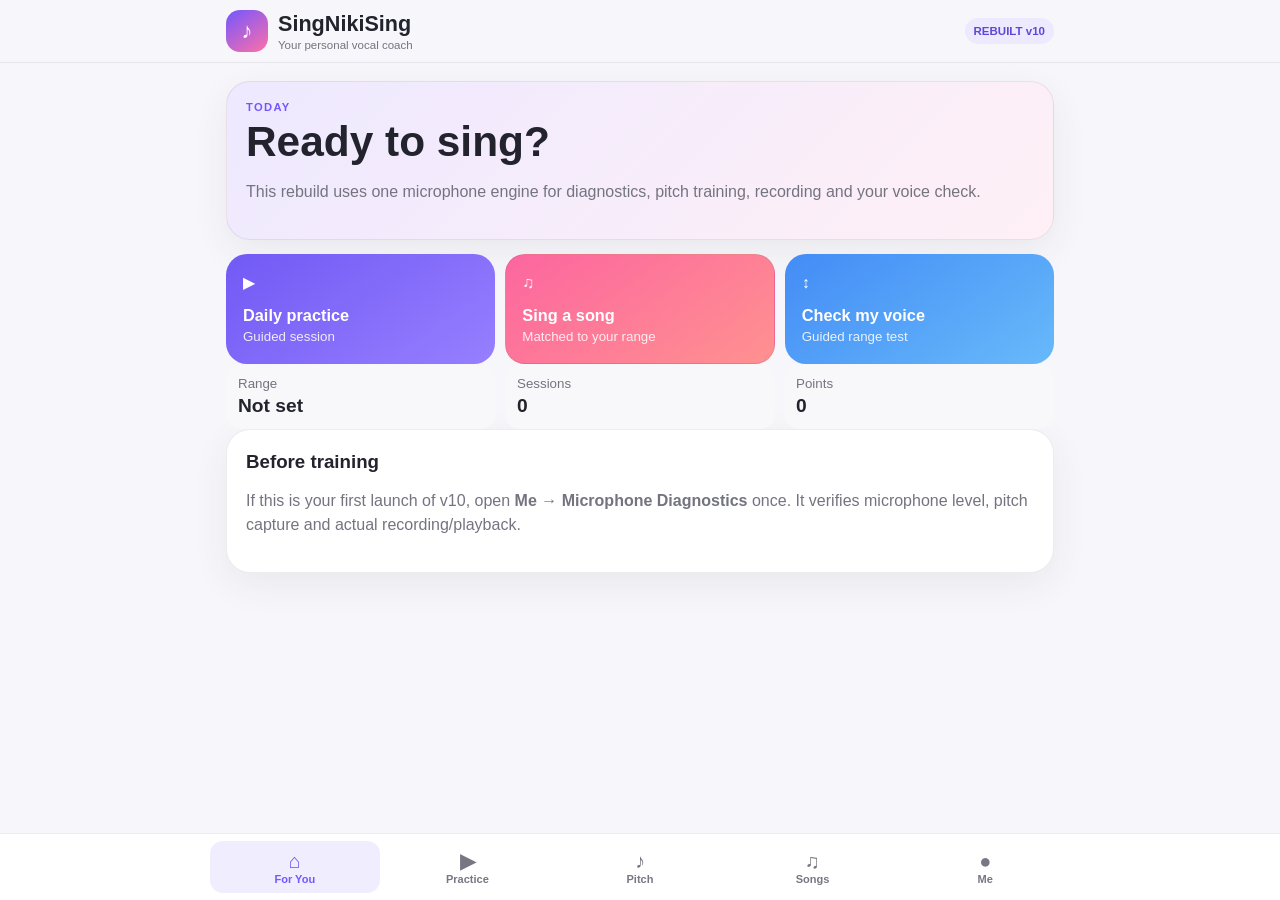
<file: index.html>
<!doctype html>
<html lang="en">
<head>
<meta charset="utf-8">
<meta name="viewport" content="width=device-width,initial-scale=1,viewport-fit=cover">
<meta name="theme-color" content="#f7f7fb">
<title>SingNikiSing — Rebuilt v10</title>
<style>
:root{
 --bg:#f7f7fb;--card:#fff;--ink:#23232d;--muted:#747481;--purple:#7357ff;--pink:#ff6fa8;
 --green:#22b77b;--amber:#e9a33c;--red:#d94f6a;--line:rgba(25,25,40,.08);--shadow:0 12px 36px rgba(35,35,55,.07)
}
*{box-sizing:border-box}
html,body{margin:0;background:var(--bg);color:var(--ink);font-family:-apple-system,BlinkMacSystemFont,"SF Pro Text","Segoe UI",sans-serif}
body{padding-bottom:96px}
button,input,select{font:inherit}
button{cursor:pointer}
.wrap{max-width:860px;margin:auto;padding:0 16px}
header{position:sticky;top:0;z-index:20;background:rgba(247,247,251,.94);backdrop-filter:blur(18px);border-bottom:1px solid var(--line);padding:calc(10px + env(safe-area-inset-top)) 0 10px}
.header{display:flex;align-items:center;justify-content:space-between;gap:12px}
.brand{display:flex;align-items:center;gap:10px}
.logo{width:42px;height:42px;border-radius:14px;background:linear-gradient(145deg,var(--purple),var(--pink));color:#fff;display:grid;place-items:center;font-size:22px;font-weight:900}
.brand h1{margin:0;font-size:1.35rem}.brand small{display:block;color:var(--muted);font-size:.72rem;margin-top:2px}
.version{font-size:.72rem;font-weight:850;background:#ede9ff;color:#5e48d6;padding:7px 9px;border-radius:999px}
.screen{display:none;padding:18px 0}.screen.active{display:block}
.card{background:var(--card);border:1px solid var(--line);border-radius:24px;padding:19px;box-shadow:var(--shadow);margin-bottom:14px}
.hero{background:linear-gradient(135deg,#eee9ff,#fff0f6)}
.eyebrow{font-size:.7rem;letter-spacing:.12em;font-weight:900;color:var(--purple)}
h2{font-size:clamp(1.75rem,7vw,2.65rem);margin:.35rem 0 .7rem;line-height:1.07}
h3{margin:.15rem 0 .5rem}
p{color:var(--muted);line-height:1.5}
.primary,.secondary,.ghost,.danger{border:0;border-radius:14px;padding:13px 16px;font-weight:850}
.primary{background:linear-gradient(135deg,var(--purple),#8d74ff);color:#fff}
.secondary{background:#efedff;color:#5e49d0}
.ghost{background:#f2f2f6;color:#4f4f5b}
.danger{background:#fff0f3;color:#c5435f}
.actions{display:flex;gap:9px;flex-wrap:wrap;margin-top:14px}
.quick-grid{display:grid;grid-template-columns:repeat(3,1fr);gap:10px}
.quick{border:0;border-radius:21px;padding:17px;color:#fff;text-align:left;min-height:110px}
.quick b,.quick small{display:block}.quick b{font-size:1.02rem;margin-top:14px}.quick small{opacity:.86;margin-top:4px}
.quick.practice{background:linear-gradient(145deg,#7159f5,#977fff)}.quick.song{background:linear-gradient(145deg,#fc669f,#ff9190)}.quick.voice{background:linear-gradient(145deg,#438cf6,#67b9fa)}
.stats,.readouts,.live-grid{display:grid;grid-template-columns:repeat(3,1fr);gap:9px}
.stat,.readout{background:#f8f8fb;border-radius:15px;padding:12px}.stat small,.readout small{display:block;color:var(--muted)}.stat strong,.readout strong{display:block;margin-top:4px;font-size:1.2rem}
.bottom{position:fixed;left:0;right:0;bottom:0;z-index:30;background:rgba(255,255,255,.95);backdrop-filter:blur(18px);border-top:1px solid var(--line);padding:7px 8px calc(7px + env(safe-area-inset-bottom))}
.nav{max-width:860px;margin:auto;display:grid;grid-template-columns:repeat(5,1fr);gap:3px}
.nav button{border:0;background:transparent;color:#777783;border-radius:13px;padding:8px 4px;font-size:.69rem;font-weight:800}.nav button span{display:block;font-size:1.25rem}.nav button.active{background:#f0edff;color:var(--purple)}
.orb{width:118px;height:118px;border-radius:50%;margin:18px auto 8px;background:radial-gradient(circle at 35% 30%,#aa98ff,#7357ff);color:#fff;display:grid;place-items:center;font-size:2.6rem;box-shadow:0 18px 40px rgba(115,87,255,.22)}
.orb.listening{animation:pulse 1.2s infinite}.orb.good{background:radial-gradient(circle at 35% 30%,#75ddb2,#22b77b)}.orb.speaking{background:radial-gradient(circle at 35% 30%,#ffb3cf,#ff6fa8)}
@keyframes pulse{50%{transform:scale(1.06)}}
.center{text-align:center}
.progress{height:8px;background:#ececf2;border-radius:999px;overflow:hidden}.progress>div{height:100%;width:0;background:linear-gradient(90deg,var(--purple),var(--pink));transition:.3s}
.lane-labels{display:flex;justify-content:space-between;color:var(--muted);font-size:.72rem}
.lane{height:18px;background:linear-gradient(90deg,#e7edff,#dff4e9,#e7edff);border-radius:999px;position:relative;margin-top:6px}
.lane:after{content:"";position:absolute;left:50%;top:-3px;width:5px;height:24px;background:var(--purple);border-radius:6px}
.dot{position:absolute;left:50%;top:50%;width:24px;height:24px;border-radius:50%;background:var(--pink);transform:translate(-50%,-50%);transition:left .08s}
.levelbar{height:14px;background:#ececf2;border-radius:999px;overflow:hidden}.levelbar>div{height:100%;width:0;background:linear-gradient(90deg,#78ddb4,#7357ff);transition:.1s}
.diag{border:2px solid #ded7ff;background:linear-gradient(135deg,#fbfaff,#f6f3ff)}
.diag-status{padding:12px 14px;border-radius:14px;background:#f4f3f8;font-weight:750;line-height:1.45}
.diag-status.good{background:#e8f8f1;color:#117b52}.diag-status.warn{background:#fff6e8;color:#9d6818}.diag-status.bad{background:#fff0f3;color:#ad3450}
.meter{margin-top:12px}
.audio-play{width:100%;margin-top:10px}
.sequence{display:grid;gap:8px}.seq{display:grid;grid-template-columns:30px 1fr auto;gap:10px;align-items:center;padding:10px;border-radius:13px;background:#f7f7fa}.seq .n{width:30px;height:30px;border-radius:50%;display:grid;place-items:center;background:#e9e9ef;font-weight:850}.seq.active{background:#f2efff;outline:2px solid #ddd6ff}.seq.done .n{background:#d8f4e8;color:#16865a}.seq small{display:block;color:var(--muted)}
.timer{font-size:2.6rem;font-weight:900;margin:10px 0}
.song-grid{display:grid;grid-template-columns:repeat(2,1fr);gap:10px}.song{background:#fff;border:1px solid var(--line);border-radius:20px;padding:16px}.tag{display:inline-block;font-size:.68rem;font-weight:850;color:#5e49d0;background:#f0edff;padding:5px 8px;border-radius:999px}
.note-big{text-align:center;font-size:5rem;font-weight:950;color:#4a38b7;line-height:1;margin:12px 0 4px}
.history-item{padding:11px 0;border-bottom:1px solid var(--line)}.history-item:last-child{border:0}
.settings-row{display:flex;justify-content:space-between;gap:12px;align-items:center;padding:12px 0;border-bottom:1px solid var(--line)}
select{padding:10px;border:1px solid var(--line);border-radius:12px;background:#fff;color:var(--ink)}
.toast{position:fixed;bottom:105px;left:50%;transform:translateX(-50%) translateY(18px);opacity:0;background:#252532;color:#fff;padding:10px 14px;border-radius:999px;font-size:.82rem;font-weight:750;z-index:50;transition:.2s;max-width:90%;text-align:center}.toast.show{opacity:1;transform:translateX(-50%)}
@media(max-width:650px){.quick-grid,.song-grid{grid-template-columns:1fr}.quick{min-height:92px}.stats,.readouts,.live-grid{grid-template-columns:repeat(3,1fr)}}
</style>
</head>
<body>
<header><div class="wrap header">
<div class="brand"><div class="logo">♪</div><div><h1>SingNikiSing</h1><small>Your personal vocal coach</small></div></div>
<div class="version">REBUILT v10</div>
</div></header>

<main class="wrap">
<section id="home" class="screen active">
 <div class="card hero"><div class="eyebrow">TODAY</div><h2>Ready to sing?</h2><p>This rebuild uses one microphone engine for diagnostics, pitch training, recording and your voice check.</p></div>
 <div class="quick-grid">
  <button class="quick practice" data-go="practice"><span>▶</span><b>Daily practice</b><small>Guided session</small></button>
  <button class="quick song" data-go="songs"><span>♫</span><b>Sing a song</b><small>Matched to your range</small></button>
  <button class="quick voice" data-go="voice"><span>↕</span><b>Check my voice</b><small>Guided range test</small></button>
 </div>
 <div class="stats">
  <div class="stat"><small>Range</small><strong id="homeRange">Not set</strong></div>
  <div class="stat"><small>Sessions</small><strong id="homeSessions">0</strong></div>
  <div class="stat"><small>Points</small><strong id="homePoints">0</strong></div>
 </div>
 <div class="card"><h3>Before training</h3><p>If this is your first launch of v10, open <b>Me → Microphone Diagnostics</b> once. It verifies microphone level, pitch capture and actual recording/playback.</p></div>
</section>

<section id="voice" class="screen">
 <div class="card">
  <div class="eyebrow">GUIDED VOICE CHECK</div><h2 id="voiceTitle">Let’s get to know your voice</h2><p id="voiceText">I’ll guide you one step at a time.</p>
 </div>
 <div class="card center">
  <div class="progress"><div id="voiceProgress"></div></div>
  <div class="eyebrow" id="voiceStage" style="margin-top:16px">READY</div>
  <div class="orb" id="voiceOrb">🎤</div>
  <h2 id="voicePrompt" style="font-size:2rem">Tap Start</h2>
  <p id="voiceStatus">Keep the test comfortable. Never force a note.</p>
  <div id="voicePitchArea" style="display:none">
   <div class="lane-labels"><span>lower</span><span>target</span><span>higher</span></div><div class="lane"><div id="voiceDot" class="dot"></div></div>
   <div class="readouts" style="margin-top:12px"><div class="readout"><small>Target</small><strong id="voiceTarget">—</strong></div><div class="readout"><small>You</small><strong id="voiceDetected">—</strong></div><div class="readout"><small>Match</small><strong id="voiceMatch">—</strong></div></div>
  </div>
  <div class="actions" style="justify-content:center">
   <button class="primary" id="voiceStart">Start voice check</button>
   <button class="secondary" id="voiceRepeat">Repeat coach</button>
   <button class="ghost" id="voiceReplay" style="display:none">Replay note</button>
   <button class="ghost" id="voiceStopNote" style="display:none">This note is uncomfortable</button>
   <button class="ghost" id="voiceHumContinue" style="display:none">Continue without hum lock</button>
  </div>
 </div>
 <div id="voiceResult" class="card" style="display:none;background:linear-gradient(135deg,#f1eeff,#fff)">
  <div class="eyebrow">YOUR PROFILE</div><h2 id="voiceResultTitle">—</h2>
  <div class="stats"><div class="stat"><small>Low</small><strong id="resultLow">—</strong></div><div class="stat"><small>High</small><strong id="resultHigh">—</strong></div><div class="stat"><small>Span</small><strong id="resultSpan">—</strong></div></div>
  <div class="actions"><button class="primary" id="saveVoice">Use this profile</button><button class="secondary" id="retestVoice">Test again</button></div>
 </div>
</section>

<section id="practice" class="screen">
 <div class="card"><div class="eyebrow">DAILY COACH</div><h2>Today’s practice</h2><p>Release → efficient warm-up → resonance → pitch → agility → breath → song.</p></div>
 <div class="card">
  <div class="progress"><div id="dailyProgress"></div></div>
  <div class="eyebrow" id="dailyStage" style="margin-top:16px">READY</div><h2 id="dailyTitle" style="font-size:2rem">Press Start</h2>
  <p id="dailyInstruction">Your coach will guide the sequence.</p><div class="timer" id="dailyTimer">00:00</div>
  <div class="live-grid"><div class="readout"><small>Live note</small><strong id="dailyNote">—</strong></div><div class="readout"><small>Pitch</small><strong id="dailyPitch">—</strong></div><div class="readout"><small>Control</small><strong id="dailyControl">—</strong></div></div>
  <div class="actions"><button class="primary" id="dailyStart">Start session</button><button class="secondary" id="dailyExample">Hear example</button><button class="ghost" id="dailyRecord">Record step</button><button class="ghost" id="dailyNext">Complete & next</button></div>
  <div id="dailyRecording"></div>
 </div>
 <div class="card"><h3>Sequence</h3><div id="dailySequence" class="sequence"></div></div>
</section>

<section id="pitch" class="screen">
 <div class="card">
  <div class="eyebrow">LIVE PITCH</div><div id="liveNote" class="note-big">—</div><div id="liveFreq" class="center" style="color:var(--muted)">Turn listening on</div>
  <div style="margin-top:18px"><div class="lane-labels"><span>flat</span><span>centred</span><span>sharp</span></div><div class="lane"><div id="pitchDot" class="dot"></div></div></div>
  <div class="readouts" style="margin-top:12px"><div class="readout"><small>Mic level</small><strong id="pitchMic">—</strong></div><div class="readout"><small>Signal</small><strong id="pitchSignal">Waiting</strong></div><div class="readout"><small>Confidence</small><strong id="pitchConfidence">—</strong></div></div>
  <div class="actions"><button class="primary" id="pitchListen">Turn listening on</button></div>
  <p id="pitchMessage">Sing a steady “ah” or “oo”.</p>
 </div>
 <div class="card"><div class="eyebrow">MATCH A NOTE</div><h3 id="matchLabel">Target A3</h3><div class="actions"><button class="secondary" id="matchPlay">Play target</button><button class="primary" id="matchNew">New target</button></div><div class="stats" style="margin-top:12px"><div class="stat"><small>Score</small><strong id="matchScore">—</strong></div><div class="stat"><small>Best</small><strong id="matchBest">—</strong></div><div class="stat"><small>Points</small><strong id="matchPoints">0</strong></div></div></div>
</section>

<section id="songs" class="screen">
 <div class="card"><div class="eyebrow">SONGS</div><h2>Practice in a better key</h2><p>Built-in traditional/public-domain and original practice melodies.</p></div>
 <div id="songGrid" class="song-grid"></div>
</section>

<section id="me" class="screen">
 <div class="stats"><div class="stat"><small>Points</small><strong id="mePoints">0</strong></div><div class="stat"><small>Sessions</small><strong id="meSessions">0</strong></div><div class="stat"><small>Best pitch</small><strong id="meBest">—</strong></div></div>

 <div class="card diag">
  <div class="eyebrow">MICROPHONE DIAGNOSTICS</div><h2 style="font-size:2rem">Test microphone</h2>
  <p>This is the first thing to use if pitch or recording does not react.</p>
  <div class="levelbar"><div id="diagLevelBar"></div></div>
  <div class="readouts" style="margin-top:12px"><div class="readout"><small>Input level</small><strong id="diagLevel">0%</strong></div><div class="readout"><small>Detected note</small><strong id="diagNote">—</strong></div><div class="readout"><small>Track</small><strong id="diagTrack">Closed</strong></div></div>
  <div id="diagStatus" class="diag-status" style="margin-top:12px">Tap “Run mic test”, then sing a steady “ah” for 4 seconds.</div>
  <div class="actions"><button class="primary" id="runMicTest">Run mic test</button><button class="secondary" id="recordMicTest">Record 4 seconds</button></div>
  <div id="diagRecording"></div>
 </div>

 <div class="card"><div class="eyebrow">COACH & AUDIO</div><h3>Settings</h3>
  <div class="settings-row"><div><b>Coach voice</b><small style="display:block;color:var(--muted)">Your iPhone’s installed voices</small></div><select id="voiceSelect"><option>Loading…</option></select></div>
  <div class="settings-row"><div><b>Spoken coaching</b></div><input id="spokenCoach" type="checkbox" checked></div>
  <div class="settings-row"><div><b>Reference volume</b></div><input id="volumeSlider" type="range" min="20" max="100" value="100"></div>
  <div class="actions"><button class="secondary" id="previewVoice">Preview coach</button><button class="secondary" id="previewTone">Preview note</button></div>
 </div>
 <div class="card"><div class="eyebrow">HISTORY</div><div id="history"></div></div>
</section>
</main>

<nav class="bottom"><div class="nav">
<button class="active" data-nav="home"><span>⌂</span>For You</button>
<button data-nav="practice"><span>▶</span>Practice</button>
<button data-nav="pitch"><span>♪</span>Pitch</button>
<button data-nav="songs"><span>♫</span>Songs</button>
<button data-nav="me"><span>●</span>Me</button>
</div></nav>
<div id="toast" class="toast"></div>
<audio id="player" playsinline></audio>

<script>
'use strict';
const BUILD='REBUILT-v10-2026-08-14';
if('serviceWorker'in navigator)navigator.serviceWorker.getRegistrations().then(rs=>rs.forEach(r=>r.unregister())).catch(()=>{});
if('caches'in window)caches.keys().then(ks=>Promise.all(ks.map(k=>caches.delete(k)))).catch(()=>{});

const $=s=>document.querySelector(s),$$=s=>[...document.querySelectorAll(s)];
const clamp=(n,a,b)=>Math.max(a,Math.min(b,n)),avg=a=>a.length?a.reduce((x,y)=>x+y,0)/a.length:0,median=a=>{if(!a.length)return 0;const b=[...a].sort((x,y)=>x-y);return b[Math.floor(b.length/2)]},wait=ms=>new Promise(r=>setTimeout(r,ms));
const N=['C','C♯','D','D♯','E','F','F♯','G','G♯','A','A♯','B'];
const midiName=m=>N[((Math.round(m)%12)+12)%12]+(Math.floor(Math.round(m)/12)-1),midiHz=m=>440*Math.pow(2,(m-69)/12),hzMidi=f=>69+12*Math.log2(f/440);
const esc=s=>String(s).replace(/[&<>"']/g,c=>({'&':'&amp;','<':'&lt;','>':'&gt;','"':'&quot;',"'":'&#39;'}[c]));
const defaultProgress={rangeLow:null,rangeHigh:null,points:0,sessions:0,bestPitch:0,history:[]};
let progress;try{progress=Object.assign({},defaultProgress,JSON.parse(localStorage.getItem('sns-v10')||'{}'))}catch{progress={...defaultProgress}}
const settings={spoken:localStorage.getItem('sns-v10-spoken')!=='0',volume:Number(localStorage.getItem('sns-v10-volume')||100),voice:localStorage.getItem('sns-v10-voice')||''};

const app={
 screen:'home',stream:null,ctx:null,source:null,analyser:null,processor:null,silent:null,mic:false,raf:0,lastPCM:0,micLevel:0,lastMidi:null,confidence:0,smooth:[],
 voices:[],toneURLs:new Map(),voiceTest:{active:false,stage:'idle',start:60,target:null,low:null,high:null,hum:[],hold:0,lastPrompt:'',timer:null},
 daily:{active:false,index:0,points:0,elapsed:0,timer:null,samples:[],completed:[],recorder:null,chunks:[]},match:{target:57,scores:[],points:0,lastAward:0}
};

function toast(t){const e=$('#toast');e.textContent=t;e.classList.add('show');clearTimeout(toast.t);toast.t=setTimeout(()=>e.classList.remove('show'),2200)}
function save(){localStorage.setItem('sns-v10',JSON.stringify(progress));refresh()}
function addHistory(label,detail='',points=0){progress.sessions++;progress.points+=points;progress.history.unshift({label,detail,date:new Date().toLocaleString(),points});progress.history=progress.history.slice(0,30);save()}
function show(id){app.screen=id;$$('.screen').forEach(x=>x.classList.toggle('active',x.id===id));$$('[data-nav]').forEach(x=>x.classList.toggle('active',x.dataset.nav===id));window.scrollTo({top:0,behavior:'smooth'})}
$$('[data-nav]').forEach(b=>b.onclick=()=>show(b.dataset.nav));$$('[data-go]').forEach(b=>b.onclick=()=>show(b.dataset.go));

function refresh(){
 const r=progress.rangeLow!=null&&progress.rangeHigh!=null?`${midiName(progress.rangeLow)}–${midiName(progress.rangeHigh)}`:'Not set';
 $('#homeRange').textContent=r;$('#homeSessions').textContent=progress.sessions;$('#homePoints').textContent=progress.points;$('#mePoints').textContent=progress.points;$('#meSessions').textContent=progress.sessions;$('#meBest').textContent=progress.bestPitch?`${progress.bestPitch}%`:'—';$('#matchBest').textContent=progress.bestPitch?`${progress.bestPitch}%`:'—';
 $('#history').innerHTML=progress.history.length?progress.history.map(h=>`<div class="history-item"><b>${esc(h.label)}</b><br><small>${esc(h.date)}${h.detail?' · '+esc(h.detail):''}${h.points?` · +${h.points} pts`:''}</small></div>`).join(''):'<p>No training yet.</p>';
 renderSongs()
}

// voices
function loadVoices(){app.voices=speechSynthesis.getVoices().filter(v=>/^en/i.test(v.lang));const sel=$('#voiceSelect');sel.innerHTML=app.voices.length?app.voices.map(v=>`<option value="${esc(v.voiceURI)}">${esc(v.name)} · ${esc(v.lang)}</option>`).join(''):'<option>Default system voice</option>';let want=settings.voice;if(!want){const v=app.voices.find(v=>/Samantha|Karen|Tessa|Moira|Serena|Ava/i.test(v.name))||app.voices.find(v=>/en-NZ|en-AU|en-GB/i.test(v.lang))||app.voices[0];want=v?.voiceURI||''}if(want)sel.value=want}
speechSynthesis.onvoiceschanged=loadVoices;loadVoices();
function selectedVoice(){return app.voices.find(v=>v.voiceURI===$('#voiceSelect').value)||app.voices[0]||null}
async function speak(text,force=false){app.voiceTest.lastPrompt=text;if(!settings.spoken&&!force)return;await stopMic();return new Promise(resolve=>{try{speechSynthesis.cancel()}catch{}const u=new SpeechSynthesisUtterance(text),v=selectedVoice();if(v)u.voice=v;u.rate=.94;u.volume=1;let done=false;const finish=()=>{if(done)return;done=true;clearTimeout(timer);resolve()};u.onend=finish;u.onerror=finish;const timer=setTimeout(()=>{try{speechSynthesis.cancel()}catch{}finish()},Math.max(5000,text.length*85));try{speechSynthesis.speak(u)}catch{finish()}})}
$('#voiceSelect').onchange=e=>{settings.voice=e.target.value;localStorage.setItem('sns-v10-voice',settings.voice)};$('#spokenCoach').checked=settings.spoken;$('#spokenCoach').onchange=e=>{settings.spoken=e.target.checked;localStorage.setItem('sns-v10-spoken',settings.spoken?'1':'0')};$('#volumeSlider').value=settings.volume;$('#volumeSlider').oninput=e=>{settings.volume=Number(e.target.value);localStorage.setItem('sns-v10-volume',settings.volume)};
$('#previewVoice').onclick=()=>speak('Hi. I am your Sing Niki Sing coach. We will work one comfortable step at a time.',true);

// tone media
function wav(m,d=.8){const sr=22050,n=Math.floor(sr*d),b=new ArrayBuffer(44+n*2),v=new DataView(b),ws=(o,s)=>[...s].forEach((c,i)=>v.setUint8(o+i,c.charCodeAt(0)));ws(0,'RIFF');v.setUint32(4,36+n*2,true);ws(8,'WAVE');ws(12,'fmt ');v.setUint32(16,16,true);v.setUint16(20,1,true);v.setUint16(22,1,true);v.setUint32(24,sr,true);v.setUint32(28,sr*2,true);v.setUint16(32,2,true);v.setUint16(34,16,true);ws(36,'data');v.setUint32(40,n*2,true);const f=midiHz(m);for(let i=0;i<n;i++){const t=i/sr,fade=Math.min(1,t/.02,(d-t)/.06),s=(.58*Math.sin(2*Math.PI*f*t)+.22*Math.sin(4*Math.PI*f*t)+.08*Math.sin(6*Math.PI*f*t))*.78*Math.max(0,fade);v.setInt16(44+i*2,clamp(Math.round(s*32767),-32768,32767),true)}return new Blob([b],{type:'audio/wav'})}
function toneURL(m){m=Math.round(m);if(!app.toneURLs.has(m))app.toneURLs.set(m,URL.createObjectURL(wav(m)));return app.toneURLs.get(m)}
async function playTone(m,resume=false){await stopMic();const a=$('#player');a.src=toneURL(m);a.volume=settings.volume/100;try{await a.play();await new Promise(r=>{a.onended=()=>{a.onended=null;r()};setTimeout(r,1300)})}catch{toast('Tap again to allow sound');return false}if(resume)await startMic(true);return true}
$('#previewTone').onclick=()=>playTone(69);

// pitch detector
function yin(buf,sr){
 let rms=0;for(const x of buf)rms+=x*x;rms=Math.sqrt(rms/buf.length);if(rms<.004)return{freq:-1,conf:0,rms};
 const minT=Math.floor(sr/1200),maxT=Math.min(Math.floor(sr/70),Math.floor(buf.length/2)),diff=new Float32Array(maxT+1);
 for(let t=1;t<=maxT;t++){let sum=0;for(let i=0;i<maxT;i++){const d=buf[i]-buf[i+t];sum+=d*d}diff[t]=sum}
 let run=0,cm=new Float32Array(maxT+1);cm[0]=1;for(let t=1;t<=maxT;t++){run+=diff[t];cm[t]=run?diff[t]*t/run:1}
 let tau=-1;for(let t=minT;t<=maxT;t++){if(cm[t]<.22){while(t+1<=maxT&&cm[t+1]<cm[t])t++;tau=t;break}}
 if(tau<0){let best=1;for(let t=minT;t<=maxT;t++)if(cm[t]<best){best=cm[t];tau=t}if(best>.48)return{freq:-1,conf:0,rms}}
 return{freq:sr/tau,conf:clamp(1-cm[tau],0,1),rms}
}
function process(buf,sr){
 if(!app.mic)return;const d=yin(buf,sr);app.micLevel=d.rms||0;app.confidence=d.conf||0;updateDiagLive();
 if(d.freq>70&&d.freq<1200&&d.conf>.35){const raw=hzMidi(d.freq);app.smooth.push(raw);if(app.smooth.length>7)app.smooth.shift();const sm=median(app.smooth),note=Math.round(sm),c=(sm-note)*100;app.lastMidi=sm;onPitch(note,c,d.freq)}
}
function onPitch(note,c,f){
 $('#liveNote').textContent=midiName(note);$('#liveFreq').textContent=`${f.toFixed(1)} Hz`;$('#pitchDot').style.left=`${clamp(50+c/2,4,96)}%`;$('#pitchMessage').textContent=Math.abs(c)<12?'Centred':c<0?`${Math.abs(c).toFixed(0)} cents flat`:`${c.toFixed(0)} cents sharp`;
 $('#pitchMic').textContent=`${Math.round(clamp(app.micLevel*900,0,100))}%`;$('#pitchSignal').textContent='Hearing you';$('#pitchConfidence').textContent=`${Math.round(app.confidence*100)}%`;
 voicePitch(note,c);dailyPitch(note,c);matchPitch(note,c)
}
function updateDiagLive(){
 const pct=Math.round(clamp(app.micLevel*900,0,100));$('#diagLevel').textContent=`${pct}%`;$('#diagLevelBar').style.width=`${pct}%`;if(app.lastMidi!=null)$('#diagNote').textContent=midiName(Math.round(app.lastMidi));
 const tr=app.stream?.getAudioTracks?.()[0];$('#diagTrack').textContent=tr?`${tr.readyState}${tr.muted?' · muted':''}`:'Closed'
}

async function startMic(quiet=false){
 if(app.mic)return true;await stopMic();
 try{
  const stream=await navigator.mediaDevices.getUserMedia({audio:true});const tr=stream.getAudioTracks()[0];if(!tr)throw new Error('No audio track');
  app.stream=stream;app.ctx=new (window.AudioContext||window.webkitAudioContext)();await app.ctx.resume();app.source=app.ctx.createMediaStreamSource(stream);app.mic=true;app.smooth=[];app.lastPCM=0;
  if(app.ctx.createScriptProcessor){const proc=app.ctx.createScriptProcessor(4096,1,1),silent=app.ctx.createGain();silent.gain.value=.000001;app.source.connect(proc);proc.connect(silent);silent.connect(app.ctx.destination);proc.onaudioprocess=e=>{if(!app.mic)return;const a=e.inputBuffer.getChannelData(0),copy=new Float32Array(a.length);copy.set(a);app.lastPCM=performance.now();process(copy,e.inputBuffer.sampleRate)};app.processor=proc;app.silent=silent}
  app.analyser=app.ctx.createAnalyser();app.analyser.fftSize=4096;app.source.connect(app.analyser);fallbackLoop();updateDiagLive();return true
 }catch(e){if(!quiet)toast('Microphone could not open. Check Safari permission.');return false}
}
async function stopMic(){app.mic=false;cancelAnimationFrame(app.raf);try{app.processor&&(app.processor.onaudioprocess=null,app.processor.disconnect())}catch{}try{app.silent?.disconnect()}catch{}try{app.analyser?.disconnect()}catch{}try{app.source?.disconnect()}catch{}try{app.stream?.getTracks().forEach(t=>t.stop())}catch{}app.stream=app.processor=app.silent=app.analyser=app.source=null;try{app.ctx&&app.ctx.state!=='closed'&&await app.ctx.close()}catch{}app.ctx=null;updateDiagLive()}
function fallbackLoop(){if(!app.mic||!app.analyser)return;if(performance.now()-app.lastPCM>500){const b=new Float32Array(app.analyser.fftSize);app.analyser.getFloatTimeDomainData(b);process(b,app.ctx.sampleRate)}app.raf=requestAnimationFrame(fallbackLoop)}

// diagnostics
$('#runMicTest').onclick=async()=>{
 const box=$('#diagStatus');box.className='diag-status';box.textContent='Opening microphone…';app.lastMidi=null;app.micLevel=0;
 const ok=await startMic();if(!ok){box.className='diag-status bad';box.textContent='FAIL: microphone could not open.';return}
 box.textContent='Sing a steady “ah” for 4 seconds…';const seen=[],levels=[],start=Date.now();
 const t=setInterval(()=>{if(app.lastMidi!=null)seen.push(app.lastMidi);levels.push(app.micLevel);if(Date.now()-start>=4000){clearInterval(t);const tr=app.stream?.getAudioTracks?.()[0],state=tr?.readyState||'unknown',muted=!!tr?.muted,lev=Math.max(...levels,0),direct=performance.now()-app.lastPCM<800;stopMic();
  if(seen.length){box.className='diag-status good';box.textContent=`PASS: microphone and pitch detection are working. Heard about ${midiName(Math.round(median(seen)))}. Direct PCM: ${direct?'yes':'fallback'}.`}
  else if(lev>.004){box.className='diag-status warn';box.textContent=`PARTIAL: microphone hears sound, but no stable musical pitch was detected. Track was ${state}${muted?' and muted':''}. Try “oo” steadily.`}
  else{box.className='diag-status bad';box.textContent=`FAIL: no usable voice audio reached the app. Track was ${state}${muted?' and Safari reported it muted':''}.`}
 }},120)
};

$('#recordMicTest').onclick=async()=>{
 const box=$('#diagStatus');$('#diagRecording').innerHTML='';const ok=await startMic();if(!ok)return;if(!window.MediaRecorder){box.className='diag-status bad';box.textContent='MediaRecorder is not available in this browser.';return}
 let rec,ch=[];try{rec=new MediaRecorder(app.stream)}catch{box.className='diag-status bad';box.textContent='Could not create recorder.';return}
 rec.ondataavailable=e=>{if(e.data.size)ch.push(e.data)};rec.onstop=()=>{const blob=new Blob(ch,{type:rec.mimeType||'audio/mp4'}),url=URL.createObjectURL(blob);$('#diagRecording').innerHTML=`<audio class="audio-play" controls src="${url}"></audio>`;box.className='diag-status good';box.textContent='Recording created. Press play below. If you hear yourself, Safari recording is working.';stopMic()};rec.start();box.textContent='Recording now… sing for 4 seconds.';setTimeout(()=>rec.state==='recording'&&rec.stop(),4000)
};

// voice test
const V=app.voiceTest;
function vUI(stage,prompt,text,pct){$('#voiceStage').textContent=stage;$('#voicePrompt').textContent=prompt;$('#voiceStatus').textContent=text;$('#voiceProgress').style.width=`${pct}%`}
function vOrb(mode){$('#voiceOrb').className='orb'+(mode?' '+mode:'');$('#voiceOrb').textContent=mode==='good'?'✓':mode==='speaking'?'🔊':'🎤'}
function vPitchArea(show){$('#voicePitchArea').style.display=show?'block':'none';$('#voiceReplay').style.display=show?'inline-block':'none';$('#voiceStopNote').style.display=show?'inline-block':'none'}
async function startVoice(){V.active=true;V.stage='intro';V.low=V.high=null;V.hum=[];$('#voiceResult').style.display='none';vPitchArea(false);vUI('STEP 1 OF 4','Meet your voice','Coach speaking',8);vOrb('speaking');await speak('Hi. Let us find your comfortable singing range. Keep everything easy. We are not testing how far you can force your voice.');vOrb('');vUI('STEP 1 OF 4','Say hello naturally','Say hello, then continue.',15);$('#voiceStart').textContent='I said hello — continue';$('#voiceStart').onclick=startHum}
async function startHum(){V.stage='hum';V.hum=[];vUI('STEP 2 OF 4','Hum one easy note','Coach speaking',25);vOrb('speaking');await speak('Now hum one easy mmm in the comfortable middle of your voice. Hold it for about two seconds.');const ok=await startMic();if(!ok)return;vOrb('listening');$('#voiceStatus').textContent='Hum now';$('#voiceStart').style.display='none';$('#voiceHumContinue').style.display='none';clearTimeout(V.timer);V.timer=setTimeout(()=>{if(V.stage==='hum'){$('#voiceHumContinue').style.display='inline-block';$('#voiceStatus').textContent='Still listening. If it does not lock, tap Continue without hum lock.'}},5000)}
function voicePitch(note,c){
 if(!V.active)return;if(V.stage==='hum'){V.hum.push(note+c/100);if(V.hum.length>=8){V.start=clamp(Math.round(median(V.hum)),48,67);clearTimeout(V.timer);$('#voiceHumContinue').style.display='none';stopMic().then(()=>{vOrb('good');vUI('STEP 2 OF 4','Centre found',`Starting around ${midiName(V.start)}. Tap below to continue.`,32);$('#voiceStart').style.display='inline-block';$('#voiceStart').textContent='Start low-note check';$('#voiceStart').onclick=startLow})}return}
 if(!['low','high'].includes(V.stage))return;const signed=(note-V.target)*100+c,dist=Math.abs(signed);$('#voiceDetected').textContent=midiName(note);$('#voiceDot').style.left=`${clamp(50+signed/4,4,96)}%`;if(dist<=50){V.hold++;$('#voiceMatch').textContent=`${Math.max(0,Math.round(100-dist))}%`;if(V.hold>=6){V.hold=-999;const m=V.target;stopMic().then(async()=>{if(V.stage==='low'){V.low=m;V.target=m-1}else{V.high=m;V.target=m+1}await presentTarget()})}}else{V.hold=Math.max(0,V.hold-1);$('#voiceMatch').textContent=dist<100?'Almost':'Adjust'}
}
async function startLow(){V.stage='low';V.target=V.start;V.low=null;vPitchArea(true);vUI('STEP 3 OF 4','Find your low notes','Listen, then copy each note.',44);vOrb('speaking');await speak('We will move downward one note at a time. Listen first, then copy the note. Stop when the next note feels uncomfortable.');await presentTarget()}
async function startHigh(){V.stage='high';V.target=V.start;V.high=null;vPitchArea(true);vUI('STEP 4 OF 4','Find your high notes','Keep upper notes light.',72);vOrb('speaking');await speak('Now we will move upward. Keep the sound light. Stop if the next note feels tight.');await presentTarget()}
async function presentTarget(){$('#voiceTarget').textContent=midiName(V.target);$('#voiceDetected').textContent='—';$('#voiceMatch').textContent='Listen';vOrb('speaking');await playTone(V.target);await startMic(true);V.hold=0;vOrb('listening');$('#voiceStatus').textContent=`Your turn — sing ${midiName(V.target)}.`}
async function stopVoiceNote(){await stopMic();if(V.stage==='low'){if(V.low==null)V.low=V.start;await speak('Good. We found the lower end. Now let us check the upper end.');await startHigh()}else if(V.stage==='high'){if(V.high==null)V.high=V.start;await speak('Great. That is enough.');finishVoice()}}
function finishVoice(){V.active=false;stopMic();vOrb('good');vUI('COMPLETE','Your voice profile','Voice check complete.',100);vPitchArea(false);const span=V.high-V.low;$('#resultLow').textContent=midiName(V.low);$('#resultHigh').textContent=midiName(V.high);$('#resultSpan').textContent=`${span} semitones`;$('#voiceResultTitle').textContent=`${midiName(V.low)} – ${midiName(V.high)}`;$('#voiceResult').style.display='block'}
$('#voiceStart').onclick=startVoice;$('#voiceRepeat').onclick=()=>speak(V.lastPrompt||'Keep the test comfortable.',true);$('#voiceReplay').onclick=async()=>{await playTone(V.target);await startMic(true)};$('#voiceStopNote').onclick=stopVoiceNote;$('#voiceHumContinue').onclick=async()=>{clearTimeout(V.timer);V.start=clamp(Math.round(app.lastMidi??60),48,67);await stopMic();vUI('STEP 2 OF 4','Centre set',`Starting around ${midiName(V.start)}.`,32);$('#voiceStart').style.display='inline-block';$('#voiceStart').textContent='Start low-note check';$('#voiceStart').onclick=startLow};$('#saveVoice').onclick=()=>{progress.rangeLow=V.low;progress.rangeHigh=V.high;addHistory('Voice profile',`${midiName(V.low)}–${midiName(V.high)}`,100);toast('Voice profile saved');show('home')};$('#retestVoice').onclick=startVoice;

// daily
const DAILY=[['Release','Release & posture',60,60,null],['SOVT','Lip trill sirens',90,80,[0,2,4,5,7,5,4,2,0]],['Resonance','NG → AH',100,100,[0,2,4,2,0]],['Pitch','Pitch lock',120,140,[0,2,4,2,0]],['Agility','Five-note scale',120,140,[0,2,4,5,7,5,4,2,0]],['Breath','One-breath phrase',90,100,[0,2,4,5,7,5,4,2,0]],['Song','Song phrase',150,220,null]];
function renderDaily(){$('#dailySequence').innerHTML=DAILY.map((x,i)=>`<div class="seq ${app.daily.active&&i===app.daily.index?'active':''} ${app.daily.completed.includes(i)?'done':''}"><div class="n">${app.daily.completed.includes(i)?'✓':i+1}</div><div><b>${x[1]}</b><small>${x[0]} · ${Math.round(x[2]/6)/10} min</small></div><b>${x[3]}</b></div>`).join('');$('#dailyProgress').style.width=`${app.daily.active?app.daily.index/DAILY.length*100:0}%`}
async function startDaily(){Object.assign(app.daily,{active:true,index:0,points:0,elapsed:0,samples:[],completed:[]});clearInterval(app.daily.timer);app.daily.timer=setInterval(()=>{if(app.daily.active){app.daily.elapsed++;$('#dailyTimer').textContent=`${String(Math.floor(app.daily.elapsed/60)).padStart(2,'0')}:${String(app.daily.elapsed%60).padStart(2,'0')}`}},1000);loadDaily()}
async function loadDaily(){const x=DAILY[app.daily.index];if(!x)return finishDaily();app.daily.samples=[];app.daily.elapsed=0;$('#dailyTimer').textContent='00:00';$('#dailyStage').textContent=`STEP ${app.daily.index+1} OF ${DAILY.length} · ${x[0].toUpperCase()}`;$('#dailyTitle').textContent=x[1];$('#dailyInstruction').textContent=x[4]?'Listen to the example, then copy it comfortably.':'Follow the coach and keep everything easy.';renderDaily();if(x[0]!=='Release')await startMic(true)}
async function dailyExample(){const x=DAILY[app.daily.index];if(!x?.[4]){toast('No fixed pitch pattern for this step.');return}const low=progress.rangeLow??52,high=progress.rangeHigh??69,span=Math.max(...x[4]),root=clamp(Math.round((low+high-span)/2),low,high-span);for(const off of x[4])await playTone(root+off);await startMic(true)}
function dailyPitch(note,c){if(!app.daily.active)return;const x=DAILY[app.daily.index];if(!x||x[0]==='Release')return;app.daily.samples.push({note,c});if(app.daily.samples.length>200)app.daily.samples.shift();$('#dailyNote').textContent=midiName(note);const recent=app.daily.samples.slice(-35),ps=Math.round(clamp(100-avg(recent.map(v=>Math.abs(v.c)))*1.5,0,100));let ctrl=0;if(recent.length>3){const ds=[];for(let i=1;i<recent.length;i++)ds.push(Math.abs(recent[i].note-recent[i-1].note));ctrl=Math.round(clamp(100-avg(ds)*40,0,100))}$('#dailyPitch').textContent=`${ps}%`;$('#dailyControl').textContent=`${ctrl}%`}
async function nextDaily(){const x=DAILY[app.daily.index];app.daily.points+=x[3];app.daily.completed.push(app.daily.index);app.daily.index++;await stopMic();app.daily.index>=DAILY.length?finishDaily():loadDaily()}
function finishDaily(){app.daily.active=false;clearInterval(app.daily.timer);stopMic();$('#dailyProgress').style.width='100%';$('#dailyStage').textContent='COMPLETE';$('#dailyTitle').textContent='Session complete';addHistory('Daily practice','Guided programme',app.daily.points);renderDaily()}
$('#dailyStart').onclick=startDaily;$('#dailyExample').onclick=dailyExample;$('#dailyNext').onclick=nextDaily;

// daily recording
$('#dailyRecord').onclick=async()=>{if(app.daily.recorder?.state==='recording'){app.daily.recorder.stop();return}const ok=await startMic();if(!ok)return;if(!window.MediaRecorder){toast('Recording unavailable');return}let r;try{r=new MediaRecorder(app.stream)}catch{return}app.daily.recorder=r;app.daily.chunks=[];r.ondataavailable=e=>{if(e.data.size)app.daily.chunks.push(e.data)};r.onstop=()=>{const blob=new Blob(app.daily.chunks,{type:r.mimeType||'audio/mp4'}),url=URL.createObjectURL(blob);$('#dailyRecording').innerHTML=`<audio class="audio-play" controls src="${url}"></audio>`;$('#dailyRecord').textContent='Record step';stopMic()};r.start();$('#dailyRecord').textContent='Stop recording'};

// pitch
$('#pitchListen').onclick=async()=>{if(app.mic){await stopMic();$('#pitchListen').textContent='Turn listening on'}else{await startMic();$('#pitchListen').textContent='Stop listening'}};
function newMatch(){const low=progress.rangeLow??52,high=progress.rangeHigh??69;app.match.target=Math.round(low+Math.random()*(high-low));app.match.scores=[];$('#matchLabel').textContent=`Target ${midiName(app.match.target)}`;$('#matchScore').textContent='—'}
async function playMatch(){await playTone(app.match.target);await startMic(true)}
function matchPitch(note,c){if(app.screen!=='pitch')return;const d=Math.abs((note-app.match.target)*100+c);if(d<120){const sc=Math.round(clamp(100-d,0,100));app.match.scores.push(sc);if(app.match.scores.length>25)app.match.scores.shift();const a=Math.round(avg(app.match.scores));$('#matchScore').textContent=`${a}%`;if(a>progress.bestPitch){progress.bestPitch=a;save()}if(a>=88&&Date.now()-app.match.lastAward>4000){app.match.lastAward=Date.now();app.match.points+=10;progress.points+=10;save();$('#matchPoints').textContent=app.match.points}}}
$('#matchPlay').onclick=playMatch;$('#matchNew').onclick=()=>{newMatch();playMatch()};newMatch();

// songs
const SONGS=[['Amazing Grace','Traditional',55,[0,5,9,5,9,7,5,2,0,5,9,5,9,7,12]],['Ode to Joy','Public domain',60,[4,4,5,7,7,5,4,2,0,0,2,4,4,2,2]],['When the Saints','Traditional',60,[0,4,5,7,0,4,5,7,0,4,5,7]],['Open Sky','Original',60,[0,2,4,7,5,4,2,0,4,5,7,9,7,5,4,2,0]]];
function songRange(s,t=0){const a=s[3].map(x=>s[2]+x+t);return[Math.min(...a),Math.max(...a)]}
function bestShift(s){if(progress.rangeLow==null)return 0;let best=0,score=1e9;for(let t=-6;t<=6;t++){const[mn,mx]=songRange(s,t),overflow=Math.max(0,progress.rangeLow-mn)+Math.max(0,mx-progress.rangeHigh),centre=Math.abs((mn+mx-progress.rangeLow-progress.rangeHigh)/2),sc=overflow*100+centre;if(sc<score){score=sc;best=t}}return best}
function renderSongs(){const g=$('#songGrid');g.innerHTML=SONGS.map((s,i)=>{const t=bestShift(s),[mn,mx]=songRange(s,t);return`<div class="song"><span class="tag">${esc(s[1])}</span><h3>${esc(s[0])}</h3><p>${midiName(mn)}–${midiName(mx)} · suggested shift ${t>=0?'+':''}${t}</p><button class="secondary" data-song="${i}">Hear phrase</button></div>`}).join('');$$('[data-song]').forEach(b=>b.onclick=async()=>{const s=SONGS[Number(b.dataset.song)],t=bestShift(s);for(const off of s[3].slice(0,8))await playTone(s[2]+off+t)})}

// init
refresh();renderDaily();loadVoices();
</script>
</body>
</html>
</file>
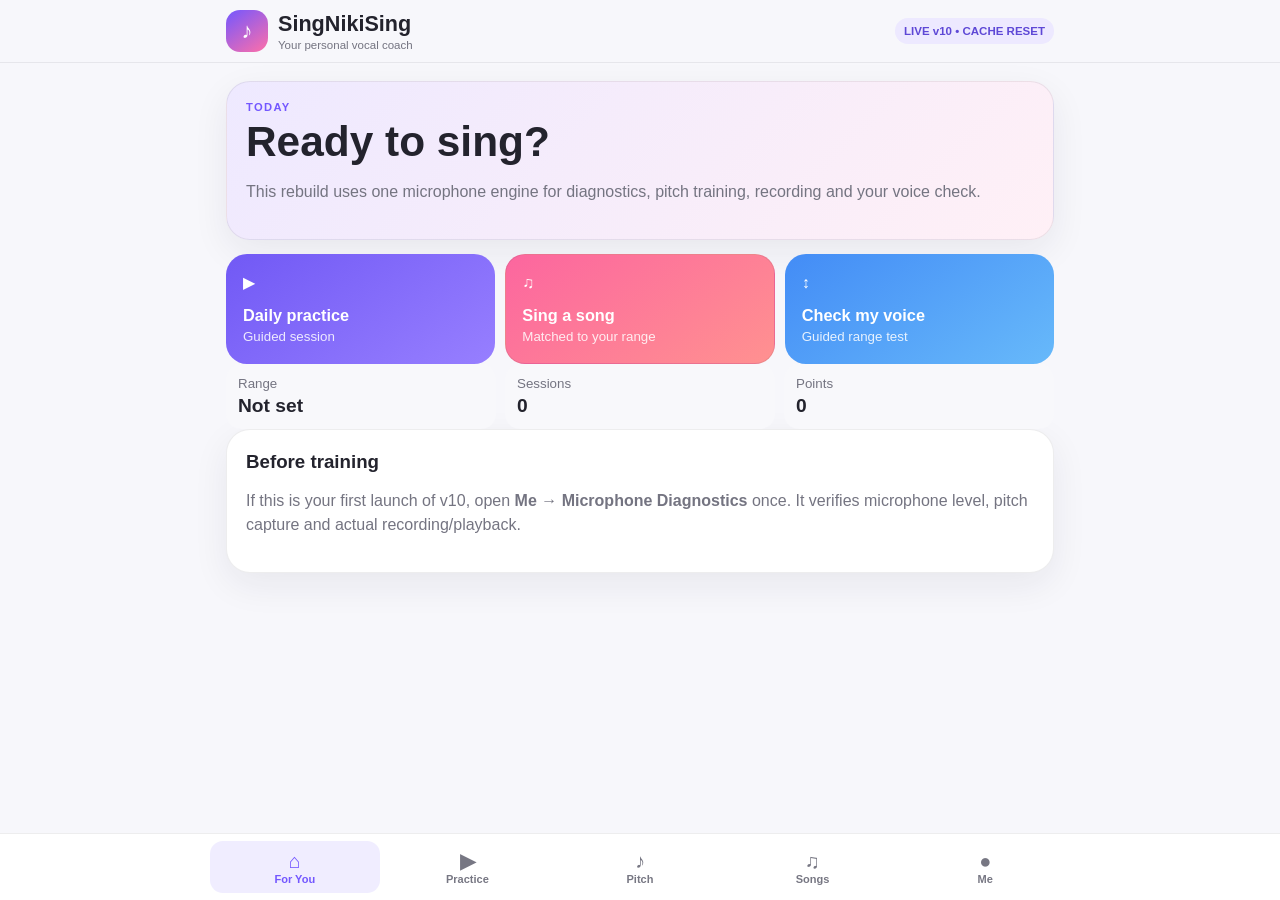
<file: live-v10.html>
<!doctype html>
<html lang="en">
<head>
<meta charset="utf-8">
<meta name="viewport" content="width=device-width,initial-scale=1,viewport-fit=cover">
<meta name="theme-color" content="#f7f7fb">
<title>SingNikiSing — LIVE v10</title>

<script>
(function(){
  try{
    if('serviceWorker' in navigator){
      navigator.serviceWorker.getRegistrations().then(function(regs){
        regs.forEach(function(r){ try{ r.unregister(); }catch(e){} });
      }).catch(function(){});
    }
    if('caches' in window){
      caches.keys().then(function(keys){
        return Promise.all(keys.map(function(k){ return caches.delete(k); }));
      }).catch(function(){});
    }
  }catch(e){}
})();
</script>

<style>
:root{
 --bg:#f7f7fb;--card:#fff;--ink:#23232d;--muted:#747481;--purple:#7357ff;--pink:#ff6fa8;
 --green:#22b77b;--amber:#e9a33c;--red:#d94f6a;--line:rgba(25,25,40,.08);--shadow:0 12px 36px rgba(35,35,55,.07)
}
*{box-sizing:border-box}
html,body{margin:0;background:var(--bg);color:var(--ink);font-family:-apple-system,BlinkMacSystemFont,"SF Pro Text","Segoe UI",sans-serif}
body{padding-bottom:96px}
button,input,select{font:inherit}
button{cursor:pointer}
.wrap{max-width:860px;margin:auto;padding:0 16px}
header{position:sticky;top:0;z-index:20;background:rgba(247,247,251,.94);backdrop-filter:blur(18px);border-bottom:1px solid var(--line);padding:calc(10px + env(safe-area-inset-top)) 0 10px}
.header{display:flex;align-items:center;justify-content:space-between;gap:12px}
.brand{display:flex;align-items:center;gap:10px}
.logo{width:42px;height:42px;border-radius:14px;background:linear-gradient(145deg,var(--purple),var(--pink));color:#fff;display:grid;place-items:center;font-size:22px;font-weight:900}
.brand h1{margin:0;font-size:1.35rem}.brand small{display:block;color:var(--muted);font-size:.72rem;margin-top:2px}
.version{font-size:.72rem;font-weight:850;background:#ede9ff;color:#5e48d6;padding:7px 9px;border-radius:999px}
.screen{display:none;padding:18px 0}.screen.active{display:block}
.card{background:var(--card);border:1px solid var(--line);border-radius:24px;padding:19px;box-shadow:var(--shadow);margin-bottom:14px}
.hero{background:linear-gradient(135deg,#eee9ff,#fff0f6)}
.eyebrow{font-size:.7rem;letter-spacing:.12em;font-weight:900;color:var(--purple)}
h2{font-size:clamp(1.75rem,7vw,2.65rem);margin:.35rem 0 .7rem;line-height:1.07}
h3{margin:.15rem 0 .5rem}
p{color:var(--muted);line-height:1.5}
.primary,.secondary,.ghost,.danger{border:0;border-radius:14px;padding:13px 16px;font-weight:850}
.primary{background:linear-gradient(135deg,var(--purple),#8d74ff);color:#fff}
.secondary{background:#efedff;color:#5e49d0}
.ghost{background:#f2f2f6;color:#4f4f5b}
.danger{background:#fff0f3;color:#c5435f}
.actions{display:flex;gap:9px;flex-wrap:wrap;margin-top:14px}
.quick-grid{display:grid;grid-template-columns:repeat(3,1fr);gap:10px}
.quick{border:0;border-radius:21px;padding:17px;color:#fff;text-align:left;min-height:110px}
.quick b,.quick small{display:block}.quick b{font-size:1.02rem;margin-top:14px}.quick small{opacity:.86;margin-top:4px}
.quick.practice{background:linear-gradient(145deg,#7159f5,#977fff)}.quick.song{background:linear-gradient(145deg,#fc669f,#ff9190)}.quick.voice{background:linear-gradient(145deg,#438cf6,#67b9fa)}
.stats,.readouts,.live-grid{display:grid;grid-template-columns:repeat(3,1fr);gap:9px}
.stat,.readout{background:#f8f8fb;border-radius:15px;padding:12px}.stat small,.readout small{display:block;color:var(--muted)}.stat strong,.readout strong{display:block;margin-top:4px;font-size:1.2rem}
.bottom{position:fixed;left:0;right:0;bottom:0;z-index:30;background:rgba(255,255,255,.95);backdrop-filter:blur(18px);border-top:1px solid var(--line);padding:7px 8px calc(7px + env(safe-area-inset-bottom))}
.nav{max-width:860px;margin:auto;display:grid;grid-template-columns:repeat(5,1fr);gap:3px}
.nav button{border:0;background:transparent;color:#777783;border-radius:13px;padding:8px 4px;font-size:.69rem;font-weight:800}.nav button span{display:block;font-size:1.25rem}.nav button.active{background:#f0edff;color:var(--purple)}
.orb{width:118px;height:118px;border-radius:50%;margin:18px auto 8px;background:radial-gradient(circle at 35% 30%,#aa98ff,#7357ff);color:#fff;display:grid;place-items:center;font-size:2.6rem;box-shadow:0 18px 40px rgba(115,87,255,.22)}
.orb.listening{animation:pulse 1.2s infinite}.orb.good{background:radial-gradient(circle at 35% 30%,#75ddb2,#22b77b)}.orb.speaking{background:radial-gradient(circle at 35% 30%,#ffb3cf,#ff6fa8)}
@keyframes pulse{50%{transform:scale(1.06)}}
.center{text-align:center}
.progress{height:8px;background:#ececf2;border-radius:999px;overflow:hidden}.progress>div{height:100%;width:0;background:linear-gradient(90deg,var(--purple),var(--pink));transition:.3s}
.lane-labels{display:flex;justify-content:space-between;color:var(--muted);font-size:.72rem}
.lane{height:18px;background:linear-gradient(90deg,#e7edff,#dff4e9,#e7edff);border-radius:999px;position:relative;margin-top:6px}
.lane:after{content:"";position:absolute;left:50%;top:-3px;width:5px;height:24px;background:var(--purple);border-radius:6px}
.dot{position:absolute;left:50%;top:50%;width:24px;height:24px;border-radius:50%;background:var(--pink);transform:translate(-50%,-50%);transition:left .08s}
.levelbar{height:14px;background:#ececf2;border-radius:999px;overflow:hidden}.levelbar>div{height:100%;width:0;background:linear-gradient(90deg,#78ddb4,#7357ff);transition:.1s}
.diag{border:2px solid #ded7ff;background:linear-gradient(135deg,#fbfaff,#f6f3ff)}
.diag-status{padding:12px 14px;border-radius:14px;background:#f4f3f8;font-weight:750;line-height:1.45}
.diag-status.good{background:#e8f8f1;color:#117b52}.diag-status.warn{background:#fff6e8;color:#9d6818}.diag-status.bad{background:#fff0f3;color:#ad3450}
.meter{margin-top:12px}
.audio-play{width:100%;margin-top:10px}
.sequence{display:grid;gap:8px}.seq{display:grid;grid-template-columns:30px 1fr auto;gap:10px;align-items:center;padding:10px;border-radius:13px;background:#f7f7fa}.seq .n{width:30px;height:30px;border-radius:50%;display:grid;place-items:center;background:#e9e9ef;font-weight:850}.seq.active{background:#f2efff;outline:2px solid #ddd6ff}.seq.done .n{background:#d8f4e8;color:#16865a}.seq small{display:block;color:var(--muted)}
.timer{font-size:2.6rem;font-weight:900;margin:10px 0}
.song-grid{display:grid;grid-template-columns:repeat(2,1fr);gap:10px}.song{background:#fff;border:1px solid var(--line);border-radius:20px;padding:16px}.tag{display:inline-block;font-size:.68rem;font-weight:850;color:#5e49d0;background:#f0edff;padding:5px 8px;border-radius:999px}
.note-big{text-align:center;font-size:5rem;font-weight:950;color:#4a38b7;line-height:1;margin:12px 0 4px}
.history-item{padding:11px 0;border-bottom:1px solid var(--line)}.history-item:last-child{border:0}
.settings-row{display:flex;justify-content:space-between;gap:12px;align-items:center;padding:12px 0;border-bottom:1px solid var(--line)}
select{padding:10px;border:1px solid var(--line);border-radius:12px;background:#fff;color:var(--ink)}
.toast{position:fixed;bottom:105px;left:50%;transform:translateX(-50%) translateY(18px);opacity:0;background:#252532;color:#fff;padding:10px 14px;border-radius:999px;font-size:.82rem;font-weight:750;z-index:50;transition:.2s;max-width:90%;text-align:center}.toast.show{opacity:1;transform:translateX(-50%)}
@media(max-width:650px){.quick-grid,.song-grid{grid-template-columns:1fr}.quick{min-height:92px}.stats,.readouts,.live-grid{grid-template-columns:repeat(3,1fr)}}
</style>
</head>
<body>
<header><div class="wrap header">
<div class="brand"><div class="logo">♪</div><div><h1>SingNikiSing</h1><small>Your personal vocal coach</small></div></div>
<div class="version">LIVE v10 • CACHE RESET</div>
</div></header>

<main class="wrap">
<section id="home" class="screen active">
 <div class="card hero"><div class="eyebrow">TODAY</div><h2>Ready to sing?</h2><p>This rebuild uses one microphone engine for diagnostics, pitch training, recording and your voice check.</p></div>
 <div class="quick-grid">
  <button class="quick practice" data-go="practice"><span>▶</span><b>Daily practice</b><small>Guided session</small></button>
  <button class="quick song" data-go="songs"><span>♫</span><b>Sing a song</b><small>Matched to your range</small></button>
  <button class="quick voice" data-go="voice"><span>↕</span><b>Check my voice</b><small>Guided range test</small></button>
 </div>
 <div class="stats">
  <div class="stat"><small>Range</small><strong id="homeRange">Not set</strong></div>
  <div class="stat"><small>Sessions</small><strong id="homeSessions">0</strong></div>
  <div class="stat"><small>Points</small><strong id="homePoints">0</strong></div>
 </div>
 <div class="card"><h3>Before training</h3><p>If this is your first launch of v10, open <b>Me → Microphone Diagnostics</b> once. It verifies microphone level, pitch capture and actual recording/playback.</p></div>
</section>

<section id="voice" class="screen">
 <div class="card">
  <div class="eyebrow">GUIDED VOICE CHECK</div><h2 id="voiceTitle">Let’s get to know your voice</h2><p id="voiceText">I’ll guide you one step at a time.</p>
 </div>
 <div class="card center">
  <div class="progress"><div id="voiceProgress"></div></div>
  <div class="eyebrow" id="voiceStage" style="margin-top:16px">READY</div>
  <div class="orb" id="voiceOrb">🎤</div>
  <h2 id="voicePrompt" style="font-size:2rem">Tap Start</h2>
  <p id="voiceStatus">Keep the test comfortable. Never force a note.</p>
  <div id="voicePitchArea" style="display:none">
   <div class="lane-labels"><span>lower</span><span>target</span><span>higher</span></div><div class="lane"><div id="voiceDot" class="dot"></div></div>
   <div class="readouts" style="margin-top:12px"><div class="readout"><small>Target</small><strong id="voiceTarget">—</strong></div><div class="readout"><small>You</small><strong id="voiceDetected">—</strong></div><div class="readout"><small>Match</small><strong id="voiceMatch">—</strong></div></div>
  </div>
  <div class="actions" style="justify-content:center">
   <button class="primary" id="voiceStart">Start voice check</button>
   <button class="secondary" id="voiceRepeat">Repeat coach</button>
   <button class="ghost" id="voiceReplay" style="display:none">Replay note</button>
   <button class="ghost" id="voiceStopNote" style="display:none">This note is uncomfortable</button>
   <button class="ghost" id="voiceHumContinue" style="display:none">Continue without hum lock</button>
  </div>
 </div>
 <div id="voiceResult" class="card" style="display:none;background:linear-gradient(135deg,#f1eeff,#fff)">
  <div class="eyebrow">YOUR PROFILE</div><h2 id="voiceResultTitle">—</h2>
  <div class="stats"><div class="stat"><small>Low</small><strong id="resultLow">—</strong></div><div class="stat"><small>High</small><strong id="resultHigh">—</strong></div><div class="stat"><small>Span</small><strong id="resultSpan">—</strong></div></div>
  <div class="actions"><button class="primary" id="saveVoice">Use this profile</button><button class="secondary" id="retestVoice">Test again</button></div>
 </div>
</section>

<section id="practice" class="screen">
 <div class="card"><div class="eyebrow">DAILY COACH</div><h2>Today’s practice</h2><p>Release → efficient warm-up → resonance → pitch → agility → breath → song.</p></div>
 <div class="card">
  <div class="progress"><div id="dailyProgress"></div></div>
  <div class="eyebrow" id="dailyStage" style="margin-top:16px">READY</div><h2 id="dailyTitle" style="font-size:2rem">Press Start</h2>
  <p id="dailyInstruction">Your coach will guide the sequence.</p><div class="timer" id="dailyTimer">00:00</div>
  <div class="live-grid"><div class="readout"><small>Live note</small><strong id="dailyNote">—</strong></div><div class="readout"><small>Pitch</small><strong id="dailyPitch">—</strong></div><div class="readout"><small>Control</small><strong id="dailyControl">—</strong></div></div>
  <div class="actions"><button class="primary" id="dailyStart">Start session</button><button class="secondary" id="dailyExample">Hear example</button><button class="ghost" id="dailyRecord">Record step</button><button class="ghost" id="dailyNext">Complete & next</button></div>
  <div id="dailyRecording"></div>
 </div>
 <div class="card"><h3>Sequence</h3><div id="dailySequence" class="sequence"></div></div>
</section>

<section id="pitch" class="screen">
 <div class="card">
  <div class="eyebrow">LIVE PITCH</div><div id="liveNote" class="note-big">—</div><div id="liveFreq" class="center" style="color:var(--muted)">Turn listening on</div>
  <div style="margin-top:18px"><div class="lane-labels"><span>flat</span><span>centred</span><span>sharp</span></div><div class="lane"><div id="pitchDot" class="dot"></div></div></div>
  <div class="readouts" style="margin-top:12px"><div class="readout"><small>Mic level</small><strong id="pitchMic">—</strong></div><div class="readout"><small>Signal</small><strong id="pitchSignal">Waiting</strong></div><div class="readout"><small>Confidence</small><strong id="pitchConfidence">—</strong></div></div>
  <div class="actions"><button class="primary" id="pitchListen">Turn listening on</button></div>
  <p id="pitchMessage">Sing a steady “ah” or “oo”.</p>
 </div>
 <div class="card"><div class="eyebrow">MATCH A NOTE</div><h3 id="matchLabel">Target A3</h3><div class="actions"><button class="secondary" id="matchPlay">Play target</button><button class="primary" id="matchNew">New target</button></div><div class="stats" style="margin-top:12px"><div class="stat"><small>Score</small><strong id="matchScore">—</strong></div><div class="stat"><small>Best</small><strong id="matchBest">—</strong></div><div class="stat"><small>Points</small><strong id="matchPoints">0</strong></div></div></div>
</section>

<section id="songs" class="screen">
 <div class="card"><div class="eyebrow">SONGS</div><h2>Practice in a better key</h2><p>Built-in traditional/public-domain and original practice melodies.</p></div>
 <div id="songGrid" class="song-grid"></div>
</section>

<section id="me" class="screen">
 <div class="stats"><div class="stat"><small>Points</small><strong id="mePoints">0</strong></div><div class="stat"><small>Sessions</small><strong id="meSessions">0</strong></div><div class="stat"><small>Best pitch</small><strong id="meBest">—</strong></div></div>

 <div class="card diag">
  <div class="eyebrow">MICROPHONE DIAGNOSTICS</div><h2 style="font-size:2rem">Test microphone</h2>
  <p>This is the first thing to use if pitch or recording does not react.</p>
  <div class="levelbar"><div id="diagLevelBar"></div></div>
  <div class="readouts" style="margin-top:12px"><div class="readout"><small>Input level</small><strong id="diagLevel">0%</strong></div><div class="readout"><small>Detected note</small><strong id="diagNote">—</strong></div><div class="readout"><small>Track</small><strong id="diagTrack">Closed</strong></div></div>
  <div id="diagStatus" class="diag-status" style="margin-top:12px">Tap “Run mic test”, then sing a steady “ah” for 4 seconds.</div>
  <div class="actions"><button class="primary" id="runMicTest">Run mic test</button><button class="secondary" id="recordMicTest">Record 4 seconds</button></div>
  <div id="diagRecording"></div>
 </div>

 <div class="card"><div class="eyebrow">COACH & AUDIO</div><h3>Settings</h3>
  <div class="settings-row"><div><b>Coach voice</b><small style="display:block;color:var(--muted)">Your iPhone’s installed voices</small></div><select id="voiceSelect"><option>Loading…</option></select></div>
  <div class="settings-row"><div><b>Spoken coaching</b></div><input id="spokenCoach" type="checkbox" checked></div>
  <div class="settings-row"><div><b>Reference volume</b></div><input id="volumeSlider" type="range" min="20" max="100" value="100"></div>
  <div class="actions"><button class="secondary" id="previewVoice">Preview coach</button><button class="secondary" id="previewTone">Preview note</button></div>
 </div>
 <div class="card"><div class="eyebrow">HISTORY</div><div id="history"></div></div>
</section>
</main>

<nav class="bottom"><div class="nav">
<button class="active" data-nav="home"><span>⌂</span>For You</button>
<button data-nav="practice"><span>▶</span>Practice</button>
<button data-nav="pitch"><span>♪</span>Pitch</button>
<button data-nav="songs"><span>♫</span>Songs</button>
<button data-nav="me"><span>●</span>Me</button>
</div></nav>
<div id="toast" class="toast"></div>
<audio id="player" playsinline></audio>

<script>
'use strict';
const BUILD='LIVE-v10-cache-reset-2026-08-14';
if('serviceWorker'in navigator)navigator.serviceWorker.getRegistrations().then(rs=>rs.forEach(r=>r.unregister())).catch(()=>{});
if('caches'in window)caches.keys().then(ks=>Promise.all(ks.map(k=>caches.delete(k)))).catch(()=>{});

const $=s=>document.querySelector(s),$$=s=>[...document.querySelectorAll(s)];
const clamp=(n,a,b)=>Math.max(a,Math.min(b,n)),avg=a=>a.length?a.reduce((x,y)=>x+y,0)/a.length:0,median=a=>{if(!a.length)return 0;const b=[...a].sort((x,y)=>x-y);return b[Math.floor(b.length/2)]},wait=ms=>new Promise(r=>setTimeout(r,ms));
const N=['C','C♯','D','D♯','E','F','F♯','G','G♯','A','A♯','B'];
const midiName=m=>N[((Math.round(m)%12)+12)%12]+(Math.floor(Math.round(m)/12)-1),midiHz=m=>440*Math.pow(2,(m-69)/12),hzMidi=f=>69+12*Math.log2(f/440);
const esc=s=>String(s).replace(/[&<>"']/g,c=>({'&':'&amp;','<':'&lt;','>':'&gt;','"':'&quot;',"'":'&#39;'}[c]));
const defaultProgress={rangeLow:null,rangeHigh:null,points:0,sessions:0,bestPitch:0,history:[]};
let progress;try{progress=Object.assign({},defaultProgress,JSON.parse(localStorage.getItem('sns-v10')||'{}'))}catch{progress={...defaultProgress}}
const settings={spoken:localStorage.getItem('sns-v10-spoken')!=='0',volume:Number(localStorage.getItem('sns-v10-volume')||100),voice:localStorage.getItem('sns-v10-voice')||''};

const app={
 screen:'home',stream:null,ctx:null,source:null,analyser:null,processor:null,silent:null,mic:false,raf:0,lastPCM:0,micLevel:0,lastMidi:null,confidence:0,smooth:[],
 voices:[],toneURLs:new Map(),voiceTest:{active:false,stage:'idle',start:60,target:null,low:null,high:null,hum:[],hold:0,lastPrompt:'',timer:null},
 daily:{active:false,index:0,points:0,elapsed:0,timer:null,samples:[],completed:[],recorder:null,chunks:[]},match:{target:57,scores:[],points:0,lastAward:0}
};

function toast(t){const e=$('#toast');e.textContent=t;e.classList.add('show');clearTimeout(toast.t);toast.t=setTimeout(()=>e.classList.remove('show'),2200)}
function save(){localStorage.setItem('sns-v10',JSON.stringify(progress));refresh()}
function addHistory(label,detail='',points=0){progress.sessions++;progress.points+=points;progress.history.unshift({label,detail,date:new Date().toLocaleString(),points});progress.history=progress.history.slice(0,30);save()}
function show(id){app.screen=id;$$('.screen').forEach(x=>x.classList.toggle('active',x.id===id));$$('[data-nav]').forEach(x=>x.classList.toggle('active',x.dataset.nav===id));window.scrollTo({top:0,behavior:'smooth'})}
$$('[data-nav]').forEach(b=>b.onclick=()=>show(b.dataset.nav));$$('[data-go]').forEach(b=>b.onclick=()=>show(b.dataset.go));

function refresh(){
 const r=progress.rangeLow!=null&&progress.rangeHigh!=null?`${midiName(progress.rangeLow)}–${midiName(progress.rangeHigh)}`:'Not set';
 $('#homeRange').textContent=r;$('#homeSessions').textContent=progress.sessions;$('#homePoints').textContent=progress.points;$('#mePoints').textContent=progress.points;$('#meSessions').textContent=progress.sessions;$('#meBest').textContent=progress.bestPitch?`${progress.bestPitch}%`:'—';$('#matchBest').textContent=progress.bestPitch?`${progress.bestPitch}%`:'—';
 $('#history').innerHTML=progress.history.length?progress.history.map(h=>`<div class="history-item"><b>${esc(h.label)}</b><br><small>${esc(h.date)}${h.detail?' · '+esc(h.detail):''}${h.points?` · +${h.points} pts`:''}</small></div>`).join(''):'<p>No training yet.</p>';
 renderSongs()
}

// voices
function loadVoices(){app.voices=speechSynthesis.getVoices().filter(v=>/^en/i.test(v.lang));const sel=$('#voiceSelect');sel.innerHTML=app.voices.length?app.voices.map(v=>`<option value="${esc(v.voiceURI)}">${esc(v.name)} · ${esc(v.lang)}</option>`).join(''):'<option>Default system voice</option>';let want=settings.voice;if(!want){const v=app.voices.find(v=>/Samantha|Karen|Tessa|Moira|Serena|Ava/i.test(v.name))||app.voices.find(v=>/en-NZ|en-AU|en-GB/i.test(v.lang))||app.voices[0];want=v?.voiceURI||''}if(want)sel.value=want}
speechSynthesis.onvoiceschanged=loadVoices;loadVoices();
function selectedVoice(){return app.voices.find(v=>v.voiceURI===$('#voiceSelect').value)||app.voices[0]||null}
async function speak(text,force=false){app.voiceTest.lastPrompt=text;if(!settings.spoken&&!force)return;await stopMic();return new Promise(resolve=>{try{speechSynthesis.cancel()}catch{}const u=new SpeechSynthesisUtterance(text),v=selectedVoice();if(v)u.voice=v;u.rate=.94;u.volume=1;let done=false;const finish=()=>{if(done)return;done=true;clearTimeout(timer);resolve()};u.onend=finish;u.onerror=finish;const timer=setTimeout(()=>{try{speechSynthesis.cancel()}catch{}finish()},Math.max(5000,text.length*85));try{speechSynthesis.speak(u)}catch{finish()}})}
$('#voiceSelect').onchange=e=>{settings.voice=e.target.value;localStorage.setItem('sns-v10-voice',settings.voice)};$('#spokenCoach').checked=settings.spoken;$('#spokenCoach').onchange=e=>{settings.spoken=e.target.checked;localStorage.setItem('sns-v10-spoken',settings.spoken?'1':'0')};$('#volumeSlider').value=settings.volume;$('#volumeSlider').oninput=e=>{settings.volume=Number(e.target.value);localStorage.setItem('sns-v10-volume',settings.volume)};
$('#previewVoice').onclick=()=>speak('Hi. I am your Sing Niki Sing coach. We will work one comfortable step at a time.',true);

// tone media
function wav(m,d=.8){const sr=22050,n=Math.floor(sr*d),b=new ArrayBuffer(44+n*2),v=new DataView(b),ws=(o,s)=>[...s].forEach((c,i)=>v.setUint8(o+i,c.charCodeAt(0)));ws(0,'RIFF');v.setUint32(4,36+n*2,true);ws(8,'WAVE');ws(12,'fmt ');v.setUint32(16,16,true);v.setUint16(20,1,true);v.setUint16(22,1,true);v.setUint32(24,sr,true);v.setUint32(28,sr*2,true);v.setUint16(32,2,true);v.setUint16(34,16,true);ws(36,'data');v.setUint32(40,n*2,true);const f=midiHz(m);for(let i=0;i<n;i++){const t=i/sr,fade=Math.min(1,t/.02,(d-t)/.06),s=(.58*Math.sin(2*Math.PI*f*t)+.22*Math.sin(4*Math.PI*f*t)+.08*Math.sin(6*Math.PI*f*t))*.78*Math.max(0,fade);v.setInt16(44+i*2,clamp(Math.round(s*32767),-32768,32767),true)}return new Blob([b],{type:'audio/wav'})}
function toneURL(m){m=Math.round(m);if(!app.toneURLs.has(m))app.toneURLs.set(m,URL.createObjectURL(wav(m)));return app.toneURLs.get(m)}
async function playTone(m,resume=false){await stopMic();const a=$('#player');a.src=toneURL(m);a.volume=settings.volume/100;try{await a.play();await new Promise(r=>{a.onended=()=>{a.onended=null;r()};setTimeout(r,1300)})}catch{toast('Tap again to allow sound');return false}if(resume)await startMic(true);return true}
$('#previewTone').onclick=()=>playTone(69);

// pitch detector
function yin(buf,sr){
 let rms=0;for(const x of buf)rms+=x*x;rms=Math.sqrt(rms/buf.length);if(rms<.004)return{freq:-1,conf:0,rms};
 const minT=Math.floor(sr/1200),maxT=Math.min(Math.floor(sr/70),Math.floor(buf.length/2)),diff=new Float32Array(maxT+1);
 for(let t=1;t<=maxT;t++){let sum=0;for(let i=0;i<maxT;i++){const d=buf[i]-buf[i+t];sum+=d*d}diff[t]=sum}
 let run=0,cm=new Float32Array(maxT+1);cm[0]=1;for(let t=1;t<=maxT;t++){run+=diff[t];cm[t]=run?diff[t]*t/run:1}
 let tau=-1;for(let t=minT;t<=maxT;t++){if(cm[t]<.22){while(t+1<=maxT&&cm[t+1]<cm[t])t++;tau=t;break}}
 if(tau<0){let best=1;for(let t=minT;t<=maxT;t++)if(cm[t]<best){best=cm[t];tau=t}if(best>.48)return{freq:-1,conf:0,rms}}
 return{freq:sr/tau,conf:clamp(1-cm[tau],0,1),rms}
}
function process(buf,sr){
 if(!app.mic)return;const d=yin(buf,sr);app.micLevel=d.rms||0;app.confidence=d.conf||0;updateDiagLive();
 if(d.freq>70&&d.freq<1200&&d.conf>.35){const raw=hzMidi(d.freq);app.smooth.push(raw);if(app.smooth.length>7)app.smooth.shift();const sm=median(app.smooth),note=Math.round(sm),c=(sm-note)*100;app.lastMidi=sm;onPitch(note,c,d.freq)}
}
function onPitch(note,c,f){
 $('#liveNote').textContent=midiName(note);$('#liveFreq').textContent=`${f.toFixed(1)} Hz`;$('#pitchDot').style.left=`${clamp(50+c/2,4,96)}%`;$('#pitchMessage').textContent=Math.abs(c)<12?'Centred':c<0?`${Math.abs(c).toFixed(0)} cents flat`:`${c.toFixed(0)} cents sharp`;
 $('#pitchMic').textContent=`${Math.round(clamp(app.micLevel*900,0,100))}%`;$('#pitchSignal').textContent='Hearing you';$('#pitchConfidence').textContent=`${Math.round(app.confidence*100)}%`;
 voicePitch(note,c);dailyPitch(note,c);matchPitch(note,c)
}
function updateDiagLive(){
 const pct=Math.round(clamp(app.micLevel*900,0,100));$('#diagLevel').textContent=`${pct}%`;$('#diagLevelBar').style.width=`${pct}%`;if(app.lastMidi!=null)$('#diagNote').textContent=midiName(Math.round(app.lastMidi));
 const tr=app.stream?.getAudioTracks?.()[0];$('#diagTrack').textContent=tr?`${tr.readyState}${tr.muted?' · muted':''}`:'Closed'
}

async function startMic(quiet=false){
 if(app.mic)return true;await stopMic();
 try{
  const stream=await navigator.mediaDevices.getUserMedia({audio:true});const tr=stream.getAudioTracks()[0];if(!tr)throw new Error('No audio track');
  app.stream=stream;app.ctx=new (window.AudioContext||window.webkitAudioContext)();await app.ctx.resume();app.source=app.ctx.createMediaStreamSource(stream);app.mic=true;app.smooth=[];app.lastPCM=0;
  if(app.ctx.createScriptProcessor){const proc=app.ctx.createScriptProcessor(4096,1,1),silent=app.ctx.createGain();silent.gain.value=.000001;app.source.connect(proc);proc.connect(silent);silent.connect(app.ctx.destination);proc.onaudioprocess=e=>{if(!app.mic)return;const a=e.inputBuffer.getChannelData(0),copy=new Float32Array(a.length);copy.set(a);app.lastPCM=performance.now();process(copy,e.inputBuffer.sampleRate)};app.processor=proc;app.silent=silent}
  app.analyser=app.ctx.createAnalyser();app.analyser.fftSize=4096;app.source.connect(app.analyser);fallbackLoop();updateDiagLive();return true
 }catch(e){if(!quiet)toast('Microphone could not open. Check Safari permission.');return false}
}
async function stopMic(){app.mic=false;cancelAnimationFrame(app.raf);try{app.processor&&(app.processor.onaudioprocess=null,app.processor.disconnect())}catch{}try{app.silent?.disconnect()}catch{}try{app.analyser?.disconnect()}catch{}try{app.source?.disconnect()}catch{}try{app.stream?.getTracks().forEach(t=>t.stop())}catch{}app.stream=app.processor=app.silent=app.analyser=app.source=null;try{app.ctx&&app.ctx.state!=='closed'&&await app.ctx.close()}catch{}app.ctx=null;updateDiagLive()}
function fallbackLoop(){if(!app.mic||!app.analyser)return;if(performance.now()-app.lastPCM>500){const b=new Float32Array(app.analyser.fftSize);app.analyser.getFloatTimeDomainData(b);process(b,app.ctx.sampleRate)}app.raf=requestAnimationFrame(fallbackLoop)}

// diagnostics
$('#runMicTest').onclick=async()=>{
 const box=$('#diagStatus');box.className='diag-status';box.textContent='Opening microphone…';app.lastMidi=null;app.micLevel=0;
 const ok=await startMic();if(!ok){box.className='diag-status bad';box.textContent='FAIL: microphone could not open.';return}
 box.textContent='Sing a steady “ah” for 4 seconds…';const seen=[],levels=[],start=Date.now();
 const t=setInterval(()=>{if(app.lastMidi!=null)seen.push(app.lastMidi);levels.push(app.micLevel);if(Date.now()-start>=4000){clearInterval(t);const tr=app.stream?.getAudioTracks?.()[0],state=tr?.readyState||'unknown',muted=!!tr?.muted,lev=Math.max(...levels,0),direct=performance.now()-app.lastPCM<800;stopMic();
  if(seen.length){box.className='diag-status good';box.textContent=`PASS: microphone and pitch detection are working. Heard about ${midiName(Math.round(median(seen)))}. Direct PCM: ${direct?'yes':'fallback'}.`}
  else if(lev>.004){box.className='diag-status warn';box.textContent=`PARTIAL: microphone hears sound, but no stable musical pitch was detected. Track was ${state}${muted?' and muted':''}. Try “oo” steadily.`}
  else{box.className='diag-status bad';box.textContent=`FAIL: no usable voice audio reached the app. Track was ${state}${muted?' and Safari reported it muted':''}.`}
 }},120)
};

$('#recordMicTest').onclick=async()=>{
 const box=$('#diagStatus');$('#diagRecording').innerHTML='';const ok=await startMic();if(!ok)return;if(!window.MediaRecorder){box.className='diag-status bad';box.textContent='MediaRecorder is not available in this browser.';return}
 let rec,ch=[];try{rec=new MediaRecorder(app.stream)}catch{box.className='diag-status bad';box.textContent='Could not create recorder.';return}
 rec.ondataavailable=e=>{if(e.data.size)ch.push(e.data)};rec.onstop=()=>{const blob=new Blob(ch,{type:rec.mimeType||'audio/mp4'}),url=URL.createObjectURL(blob);$('#diagRecording').innerHTML=`<audio class="audio-play" controls src="${url}"></audio>`;box.className='diag-status good';box.textContent='Recording created. Press play below. If you hear yourself, Safari recording is working.';stopMic()};rec.start();box.textContent='Recording now… sing for 4 seconds.';setTimeout(()=>rec.state==='recording'&&rec.stop(),4000)
};

// voice test
const V=app.voiceTest;
function vUI(stage,prompt,text,pct){$('#voiceStage').textContent=stage;$('#voicePrompt').textContent=prompt;$('#voiceStatus').textContent=text;$('#voiceProgress').style.width=`${pct}%`}
function vOrb(mode){$('#voiceOrb').className='orb'+(mode?' '+mode:'');$('#voiceOrb').textContent=mode==='good'?'✓':mode==='speaking'?'🔊':'🎤'}
function vPitchArea(show){$('#voicePitchArea').style.display=show?'block':'none';$('#voiceReplay').style.display=show?'inline-block':'none';$('#voiceStopNote').style.display=show?'inline-block':'none'}
async function startVoice(){V.active=true;V.stage='intro';V.low=V.high=null;V.hum=[];$('#voiceResult').style.display='none';vPitchArea(false);vUI('STEP 1 OF 4','Meet your voice','Coach speaking',8);vOrb('speaking');await speak('Hi. Let us find your comfortable singing range. Keep everything easy. We are not testing how far you can force your voice.');vOrb('');vUI('STEP 1 OF 4','Say hello naturally','Say hello, then continue.',15);$('#voiceStart').textContent='I said hello — continue';$('#voiceStart').onclick=startHum}
async function startHum(){V.stage='hum';V.hum=[];vUI('STEP 2 OF 4','Hum one easy note','Coach speaking',25);vOrb('speaking');await speak('Now hum one easy mmm in the comfortable middle of your voice. Hold it for about two seconds.');const ok=await startMic();if(!ok)return;vOrb('listening');$('#voiceStatus').textContent='Hum now';$('#voiceStart').style.display='none';$('#voiceHumContinue').style.display='none';clearTimeout(V.timer);V.timer=setTimeout(()=>{if(V.stage==='hum'){$('#voiceHumContinue').style.display='inline-block';$('#voiceStatus').textContent='Still listening. If it does not lock, tap Continue without hum lock.'}},5000)}
function voicePitch(note,c){
 if(!V.active)return;if(V.stage==='hum'){V.hum.push(note+c/100);if(V.hum.length>=8){V.start=clamp(Math.round(median(V.hum)),48,67);clearTimeout(V.timer);$('#voiceHumContinue').style.display='none';stopMic().then(()=>{vOrb('good');vUI('STEP 2 OF 4','Centre found',`Starting around ${midiName(V.start)}. Tap below to continue.`,32);$('#voiceStart').style.display='inline-block';$('#voiceStart').textContent='Start low-note check';$('#voiceStart').onclick=startLow})}return}
 if(!['low','high'].includes(V.stage))return;const signed=(note-V.target)*100+c,dist=Math.abs(signed);$('#voiceDetected').textContent=midiName(note);$('#voiceDot').style.left=`${clamp(50+signed/4,4,96)}%`;if(dist<=50){V.hold++;$('#voiceMatch').textContent=`${Math.max(0,Math.round(100-dist))}%`;if(V.hold>=6){V.hold=-999;const m=V.target;stopMic().then(async()=>{if(V.stage==='low'){V.low=m;V.target=m-1}else{V.high=m;V.target=m+1}await presentTarget()})}}else{V.hold=Math.max(0,V.hold-1);$('#voiceMatch').textContent=dist<100?'Almost':'Adjust'}
}
async function startLow(){V.stage='low';V.target=V.start;V.low=null;vPitchArea(true);vUI('STEP 3 OF 4','Find your low notes','Listen, then copy each note.',44);vOrb('speaking');await speak('We will move downward one note at a time. Listen first, then copy the note. Stop when the next note feels uncomfortable.');await presentTarget()}
async function startHigh(){V.stage='high';V.target=V.start;V.high=null;vPitchArea(true);vUI('STEP 4 OF 4','Find your high notes','Keep upper notes light.',72);vOrb('speaking');await speak('Now we will move upward. Keep the sound light. Stop if the next note feels tight.');await presentTarget()}
async function presentTarget(){$('#voiceTarget').textContent=midiName(V.target);$('#voiceDetected').textContent='—';$('#voiceMatch').textContent='Listen';vOrb('speaking');await playTone(V.target);await startMic(true);V.hold=0;vOrb('listening');$('#voiceStatus').textContent=`Your turn — sing ${midiName(V.target)}.`}
async function stopVoiceNote(){await stopMic();if(V.stage==='low'){if(V.low==null)V.low=V.start;await speak('Good. We found the lower end. Now let us check the upper end.');await startHigh()}else if(V.stage==='high'){if(V.high==null)V.high=V.start;await speak('Great. That is enough.');finishVoice()}}
function finishVoice(){V.active=false;stopMic();vOrb('good');vUI('COMPLETE','Your voice profile','Voice check complete.',100);vPitchArea(false);const span=V.high-V.low;$('#resultLow').textContent=midiName(V.low);$('#resultHigh').textContent=midiName(V.high);$('#resultSpan').textContent=`${span} semitones`;$('#voiceResultTitle').textContent=`${midiName(V.low)} – ${midiName(V.high)}`;$('#voiceResult').style.display='block'}
$('#voiceStart').onclick=startVoice;$('#voiceRepeat').onclick=()=>speak(V.lastPrompt||'Keep the test comfortable.',true);$('#voiceReplay').onclick=async()=>{await playTone(V.target);await startMic(true)};$('#voiceStopNote').onclick=stopVoiceNote;$('#voiceHumContinue').onclick=async()=>{clearTimeout(V.timer);V.start=clamp(Math.round(app.lastMidi??60),48,67);await stopMic();vUI('STEP 2 OF 4','Centre set',`Starting around ${midiName(V.start)}.`,32);$('#voiceStart').style.display='inline-block';$('#voiceStart').textContent='Start low-note check';$('#voiceStart').onclick=startLow};$('#saveVoice').onclick=()=>{progress.rangeLow=V.low;progress.rangeHigh=V.high;addHistory('Voice profile',`${midiName(V.low)}–${midiName(V.high)}`,100);toast('Voice profile saved');show('home')};$('#retestVoice').onclick=startVoice;

// daily
const DAILY=[['Release','Release & posture',60,60,null],['SOVT','Lip trill sirens',90,80,[0,2,4,5,7,5,4,2,0]],['Resonance','NG → AH',100,100,[0,2,4,2,0]],['Pitch','Pitch lock',120,140,[0,2,4,2,0]],['Agility','Five-note scale',120,140,[0,2,4,5,7,5,4,2,0]],['Breath','One-breath phrase',90,100,[0,2,4,5,7,5,4,2,0]],['Song','Song phrase',150,220,null]];
function renderDaily(){$('#dailySequence').innerHTML=DAILY.map((x,i)=>`<div class="seq ${app.daily.active&&i===app.daily.index?'active':''} ${app.daily.completed.includes(i)?'done':''}"><div class="n">${app.daily.completed.includes(i)?'✓':i+1}</div><div><b>${x[1]}</b><small>${x[0]} · ${Math.round(x[2]/6)/10} min</small></div><b>${x[3]}</b></div>`).join('');$('#dailyProgress').style.width=`${app.daily.active?app.daily.index/DAILY.length*100:0}%`}
async function startDaily(){Object.assign(app.daily,{active:true,index:0,points:0,elapsed:0,samples:[],completed:[]});clearInterval(app.daily.timer);app.daily.timer=setInterval(()=>{if(app.daily.active){app.daily.elapsed++;$('#dailyTimer').textContent=`${String(Math.floor(app.daily.elapsed/60)).padStart(2,'0')}:${String(app.daily.elapsed%60).padStart(2,'0')}`}},1000);loadDaily()}
async function loadDaily(){const x=DAILY[app.daily.index];if(!x)return finishDaily();app.daily.samples=[];app.daily.elapsed=0;$('#dailyTimer').textContent='00:00';$('#dailyStage').textContent=`STEP ${app.daily.index+1} OF ${DAILY.length} · ${x[0].toUpperCase()}`;$('#dailyTitle').textContent=x[1];$('#dailyInstruction').textContent=x[4]?'Listen to the example, then copy it comfortably.':'Follow the coach and keep everything easy.';renderDaily();if(x[0]!=='Release')await startMic(true)}
async function dailyExample(){const x=DAILY[app.daily.index];if(!x?.[4]){toast('No fixed pitch pattern for this step.');return}const low=progress.rangeLow??52,high=progress.rangeHigh??69,span=Math.max(...x[4]),root=clamp(Math.round((low+high-span)/2),low,high-span);for(const off of x[4])await playTone(root+off);await startMic(true)}
function dailyPitch(note,c){if(!app.daily.active)return;const x=DAILY[app.daily.index];if(!x||x[0]==='Release')return;app.daily.samples.push({note,c});if(app.daily.samples.length>200)app.daily.samples.shift();$('#dailyNote').textContent=midiName(note);const recent=app.daily.samples.slice(-35),ps=Math.round(clamp(100-avg(recent.map(v=>Math.abs(v.c)))*1.5,0,100));let ctrl=0;if(recent.length>3){const ds=[];for(let i=1;i<recent.length;i++)ds.push(Math.abs(recent[i].note-recent[i-1].note));ctrl=Math.round(clamp(100-avg(ds)*40,0,100))}$('#dailyPitch').textContent=`${ps}%`;$('#dailyControl').textContent=`${ctrl}%`}
async function nextDaily(){const x=DAILY[app.daily.index];app.daily.points+=x[3];app.daily.completed.push(app.daily.index);app.daily.index++;await stopMic();app.daily.index>=DAILY.length?finishDaily():loadDaily()}
function finishDaily(){app.daily.active=false;clearInterval(app.daily.timer);stopMic();$('#dailyProgress').style.width='100%';$('#dailyStage').textContent='COMPLETE';$('#dailyTitle').textContent='Session complete';addHistory('Daily practice','Guided programme',app.daily.points);renderDaily()}
$('#dailyStart').onclick=startDaily;$('#dailyExample').onclick=dailyExample;$('#dailyNext').onclick=nextDaily;

// daily recording
$('#dailyRecord').onclick=async()=>{if(app.daily.recorder?.state==='recording'){app.daily.recorder.stop();return}const ok=await startMic();if(!ok)return;if(!window.MediaRecorder){toast('Recording unavailable');return}let r;try{r=new MediaRecorder(app.stream)}catch{return}app.daily.recorder=r;app.daily.chunks=[];r.ondataavailable=e=>{if(e.data.size)app.daily.chunks.push(e.data)};r.onstop=()=>{const blob=new Blob(app.daily.chunks,{type:r.mimeType||'audio/mp4'}),url=URL.createObjectURL(blob);$('#dailyRecording').innerHTML=`<audio class="audio-play" controls src="${url}"></audio>`;$('#dailyRecord').textContent='Record step';stopMic()};r.start();$('#dailyRecord').textContent='Stop recording'};

// pitch
$('#pitchListen').onclick=async()=>{if(app.mic){await stopMic();$('#pitchListen').textContent='Turn listening on'}else{await startMic();$('#pitchListen').textContent='Stop listening'}};
function newMatch(){const low=progress.rangeLow??52,high=progress.rangeHigh??69;app.match.target=Math.round(low+Math.random()*(high-low));app.match.scores=[];$('#matchLabel').textContent=`Target ${midiName(app.match.target)}`;$('#matchScore').textContent='—'}
async function playMatch(){await playTone(app.match.target);await startMic(true)}
function matchPitch(note,c){if(app.screen!=='pitch')return;const d=Math.abs((note-app.match.target)*100+c);if(d<120){const sc=Math.round(clamp(100-d,0,100));app.match.scores.push(sc);if(app.match.scores.length>25)app.match.scores.shift();const a=Math.round(avg(app.match.scores));$('#matchScore').textContent=`${a}%`;if(a>progress.bestPitch){progress.bestPitch=a;save()}if(a>=88&&Date.now()-app.match.lastAward>4000){app.match.lastAward=Date.now();app.match.points+=10;progress.points+=10;save();$('#matchPoints').textContent=app.match.points}}}
$('#matchPlay').onclick=playMatch;$('#matchNew').onclick=()=>{newMatch();playMatch()};newMatch();

// songs
const SONGS=[['Amazing Grace','Traditional',55,[0,5,9,5,9,7,5,2,0,5,9,5,9,7,12]],['Ode to Joy','Public domain',60,[4,4,5,7,7,5,4,2,0,0,2,4,4,2,2]],['When the Saints','Traditional',60,[0,4,5,7,0,4,5,7,0,4,5,7]],['Open Sky','Original',60,[0,2,4,7,5,4,2,0,4,5,7,9,7,5,4,2,0]]];
function songRange(s,t=0){const a=s[3].map(x=>s[2]+x+t);return[Math.min(...a),Math.max(...a)]}
function bestShift(s){if(progress.rangeLow==null)return 0;let best=0,score=1e9;for(let t=-6;t<=6;t++){const[mn,mx]=songRange(s,t),overflow=Math.max(0,progress.rangeLow-mn)+Math.max(0,mx-progress.rangeHigh),centre=Math.abs((mn+mx-progress.rangeLow-progress.rangeHigh)/2),sc=overflow*100+centre;if(sc<score){score=sc;best=t}}return best}
function renderSongs(){const g=$('#songGrid');g.innerHTML=SONGS.map((s,i)=>{const t=bestShift(s),[mn,mx]=songRange(s,t);return`<div class="song"><span class="tag">${esc(s[1])}</span><h3>${esc(s[0])}</h3><p>${midiName(mn)}–${midiName(mx)} · suggested shift ${t>=0?'+':''}${t}</p><button class="secondary" data-song="${i}">Hear phrase</button></div>`}).join('');$$('[data-song]').forEach(b=>b.onclick=async()=>{const s=SONGS[Number(b.dataset.song)],t=bestShift(s);for(const off of s[3].slice(0,8))await playTone(s[2]+off+t)})}

// init
refresh();renderDaily();loadVoices();
</script>
</body>
</html>
</file>
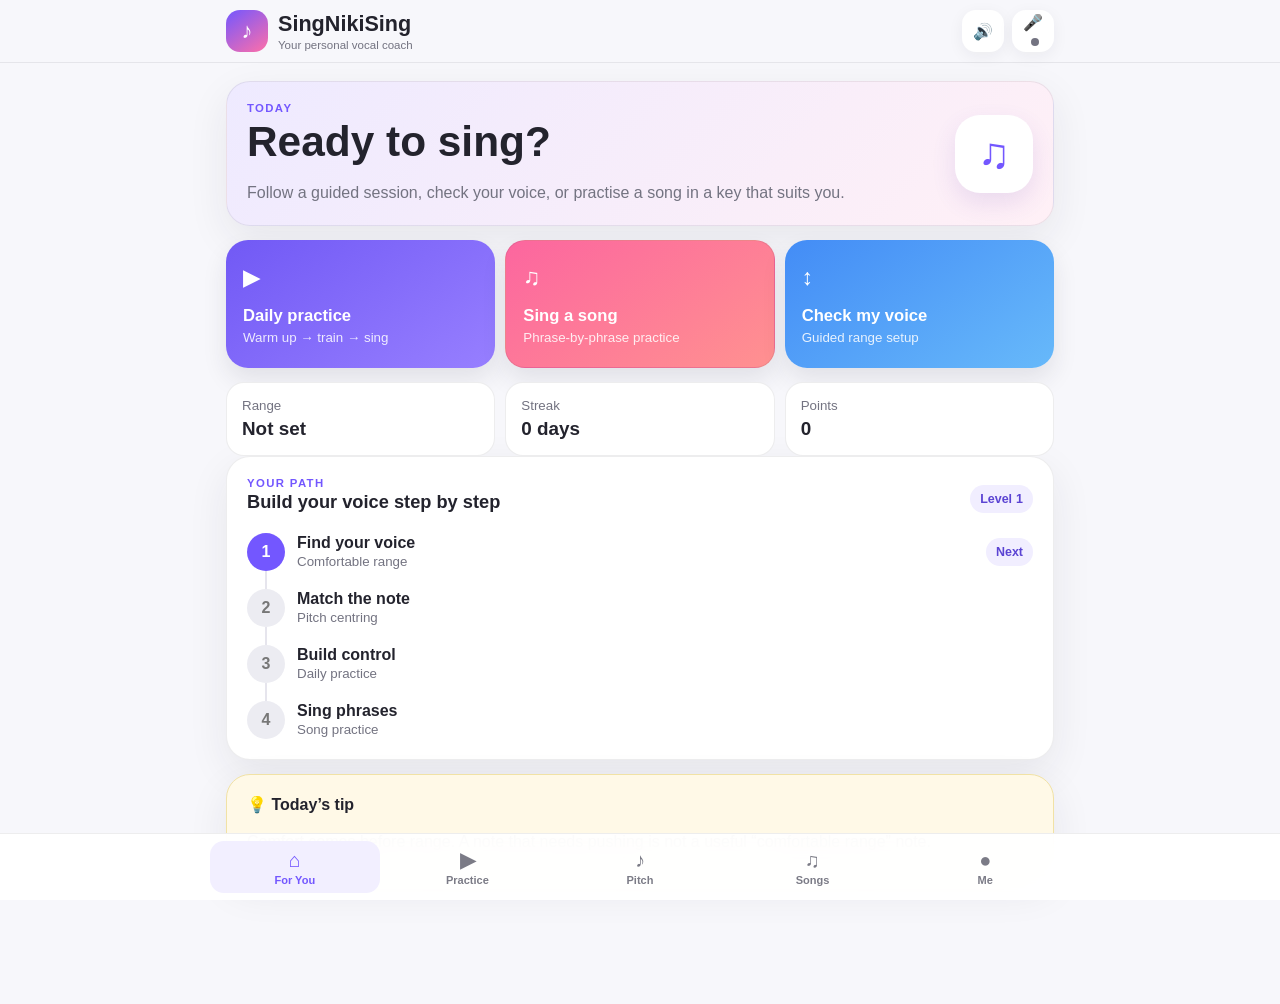
<file: SingNikiSing_FINAL_FIXED_index.html>
<!doctype html>
<html lang="en">
<head>
<meta charset="utf-8">
<meta name="viewport" content="width=device-width,initial-scale=1,viewport-fit=cover">
<meta name="theme-color" content="#fbfafc">
<title>SingNikiSing — Personal Vocal Coach</title>
<style>
:root{
  --bg:#f7f7fb;--surface:#fff;--surface2:#f2f1f7;--ink:#23232d;--muted:#737381;
  --purple:#7357ff;--purple2:#a590ff;--pink:#ff6fa8;--green:#22b77b;--amber:#eeaa35;
  --red:#e35e76;--line:rgba(29,29,43,.08);--shadow:0 14px 40px rgba(35,35,55,.08);
  --radius:24px
}
*{box-sizing:border-box}
html,body{margin:0;background:var(--bg);color:var(--ink);font-family:-apple-system,BlinkMacSystemFont,"SF Pro Text","Segoe UI",sans-serif}
body{min-height:100vh;padding-bottom:96px}
button,input,select{font:inherit}
button{cursor:pointer;-webkit-tap-highlight-color:transparent}
button:disabled{opacity:.45;cursor:default}
.app{max-width:860px;margin:auto;padding:0 16px}
header{
  position:sticky;top:0;z-index:20;background:rgba(247,247,251,.92);backdrop-filter:blur(18px);
  padding:calc(10px + env(safe-area-inset-top)) 0 10px;border-bottom:1px solid var(--line)
}
.header-row{display:flex;align-items:center;justify-content:space-between;gap:12px}
.brand{display:flex;align-items:center;gap:10px}
.logo{width:42px;height:42px;border-radius:14px;background:linear-gradient(145deg,var(--purple),var(--pink));color:#fff;display:grid;place-items:center;font-size:22px;font-weight:900}
.brand h1{font-size:1.35rem;margin:0}
.brand small{display:block;color:var(--muted);font-size:.72rem;margin-top:2px}
.header-actions{display:flex;align-items:center;gap:8px}
.icon-btn{width:42px;height:42px;border:0;border-radius:14px;background:#fff;box-shadow:0 4px 16px rgba(35,35,55,.06);color:var(--ink)}
.mic-dot{width:8px;height:8px;border-radius:50%;background:var(--muted);display:inline-block;margin-left:3px}
.mic-dot.on{background:var(--green);box-shadow:0 0 0 4px rgba(34,183,123,.13)}
.screen{display:none;padding:18px 0}
.screen.active{display:block}
.eyebrow{font-size:.71rem;font-weight:850;letter-spacing:.12em;color:var(--purple)}
h2{font-size:clamp(1.75rem,7vw,2.65rem);line-height:1.08;margin:.3rem 0 .7rem}
h3{font-size:1.14rem;margin:.1rem 0 .5rem}
p{color:var(--muted);line-height:1.55}
.card{background:var(--surface);border:1px solid var(--line);border-radius:var(--radius);padding:20px;box-shadow:var(--shadow);margin-bottom:14px}
.hero{background:linear-gradient(135deg,#eeeaff,#fff0f6);display:flex;justify-content:space-between;gap:14px;align-items:center}
.hero p{margin-bottom:0}
.hero-note{flex:none;width:78px;height:78px;border-radius:25px;background:#fff;color:var(--purple);display:grid;place-items:center;font-size:2.7rem;font-weight:900;box-shadow:0 10px 25px rgba(90,60,180,.12)}
.quick-grid{display:grid;grid-template-columns:repeat(3,1fr);gap:10px;margin-bottom:14px}
.quick{border:0;color:#fff;border-radius:22px;padding:17px;text-align:left;min-height:128px;box-shadow:0 12px 24px rgba(35,35,55,.10)}
.quick b,.quick small{display:block}.quick b{font-size:1.04rem;margin-top:15px}.quick small{opacity:.86;margin-top:4px}
.quick .qicon{font-size:1.45rem}
.quick.practice{background:linear-gradient(145deg,#7159f5,#977fff)}
.quick.song{background:linear-gradient(145deg,#fc669f,#ff9190)}
.quick.voice{background:linear-gradient(145deg,#438cf6,#67b9fa)}
.stats{display:grid;grid-template-columns:repeat(3,1fr);gap:10px}
.stat{background:#fff;border-radius:18px;padding:15px;border:1px solid var(--line)}
.stat small{color:var(--muted);display:block}.stat strong{font-size:1.18rem;display:block;margin-top:5px}
.path{display:grid;gap:0;margin-top:12px}
.path-node{display:grid;grid-template-columns:38px 1fr auto;gap:12px;align-items:center}
.path-num{width:38px;height:38px;border-radius:50%;display:grid;place-items:center;background:#ececf2;color:#777;font-weight:900}
.path-node.current .path-num{background:var(--purple);color:#fff}.path-node.done .path-num{background:#d5f5e7;color:#13875a}
.path-node small{display:block;color:var(--muted);margin-top:2px}.path-line{width:2px;height:18px;background:#e6e5ed;margin-left:18px}
.pill{display:inline-flex;align-items:center;border-radius:999px;background:#f1eeff;color:#5b44d3;padding:7px 10px;font-size:.78rem;font-weight:800}
.primary,.secondary,.ghost,.danger{border:0;border-radius:14px;padding:13px 16px;font-weight:800}
.primary{background:linear-gradient(135deg,var(--purple),#8c72ff);color:#fff}
.secondary{background:#efedff;color:#5c48cc}
.ghost{background:#f3f3f7;color:#4f4f5c}
.danger{background:#fff0f3;color:#c74460}
.actions{display:flex;gap:9px;flex-wrap:wrap;margin-top:16px}
.full{width:100%}
.center{text-align:center}
.coach-card{background:linear-gradient(135deg,#eee9ff,#fff1f7);display:flex;align-items:center;gap:14px}
.coach-avatar{width:64px;height:64px;border-radius:21px;background:#fff;display:grid;place-items:center;font-size:2rem;color:var(--purple);box-shadow:0 8px 20px rgba(90,60,180,.12)}
.progress-track{height:8px;background:#ececf2;border-radius:999px;overflow:hidden}.progress-fill{height:100%;width:0;background:linear-gradient(90deg,var(--purple),var(--pink));transition:width .3s}
.big-prompt{font-size:clamp(1.75rem,8vw,2.7rem);font-weight:900;text-align:center;margin:16px 0 8px}
.orb{width:120px;height:120px;margin:18px auto 8px;border-radius:50%;display:grid;place-items:center;background:radial-gradient(circle at 35% 30%,#a996ff,#7357ff);color:#fff;font-size:2.6rem;box-shadow:0 18px 42px rgba(115,87,255,.24);transition:.2s}
.orb.listening{animation:pulse 1.2s infinite}.orb.speaking{background:radial-gradient(circle at 35% 30%,#ffb4d0,#ff6fa8)}.orb.good{background:radial-gradient(circle at 35% 30%,#78dfb5,#22b77b)}
@keyframes pulse{50%{transform:scale(1.06)}}
.status-text{text-align:center;color:var(--muted);font-weight:750}
.pitch-lane{margin:18px 0}.lane-labels{display:flex;justify-content:space-between;color:var(--muted);font-size:.72rem}.lane{height:18px;border-radius:999px;background:linear-gradient(90deg,#e8edff,#ddf4e9,#e8edff);position:relative;margin-top:6px}
.lane-target{position:absolute;left:50%;top:-3px;width:5px;height:24px;background:var(--purple);border-radius:6px}.lane-dot{position:absolute;left:50%;top:50%;width:24px;height:24px;border-radius:50%;background:var(--pink);transform:translate(-50%,-50%);transition:left .08s}
.readouts{display:grid;grid-template-columns:repeat(3,1fr);gap:9px}.readout{background:#f7f7fa;border-radius:14px;padding:11px;text-align:center}.readout small{display:block;color:var(--muted)}.readout strong{font-size:1.25rem}
.coach-message{margin-top:14px;background:#f5f2ff;border-radius:16px;padding:14px;line-height:1.5;color:#454454}
.voice-result{background:linear-gradient(135deg,#f0edff,#fff)}
.daily-stage{display:flex;justify-content:space-between;gap:12px;align-items:flex-start}
.points{background:#f1eeff;color:#5d49d1;border-radius:18px;padding:11px 14px;text-align:center}.points strong{display:block;font-size:1.5rem}
.timer{font-size:2.7rem;font-weight:900;margin:12px 0}
.sequence{display:grid;gap:8px}.seq{display:grid;grid-template-columns:32px 1fr auto;gap:10px;align-items:center;background:#f7f7fa;border-radius:13px;padding:10px}.seq .n{width:30px;height:30px;border-radius:50%;display:grid;place-items:center;background:#e9e9ef;font-weight:850}.seq.active{outline:2px solid #d8d0ff;background:#f4f1ff}.seq.done .n{background:#d8f4e8;color:#16865a}.seq small{color:var(--muted)}
.live-grid{display:grid;grid-template-columns:repeat(3,1fr);gap:9px;margin:14px 0}.live-grid .readout{background:#f7f7fa}
.scorebar{height:10px;border-radius:999px;background:#ececf2;overflow:hidden}.scorebar>div{height:100%;background:linear-gradient(90deg,var(--pink),var(--purple));width:0;transition:width .2s}
.exercise-grid,.song-grid{display:grid;grid-template-columns:repeat(2,1fr);gap:11px}.exercise,.song{background:#fff;border:1px solid var(--line);border-radius:20px;padding:17px}.tag{display:inline-block;padding:5px 8px;border-radius:999px;background:#f0edff;color:#5b46d1;font-size:.69rem;font-weight:850;letter-spacing:.05em}.exercise p,.song p{font-size:.9rem}.meta{color:var(--muted);font-size:.79rem}
.song .rangefit{font-weight:800;font-size:.82rem;margin-top:9px}.fit{color:var(--green)}.nofit{color:var(--amber)}
.note-display{text-align:center;font-size:5.2rem;font-weight:950;color:#4937b8;line-height:1;margin:14px 0 3px}.freq{text-align:center;color:var(--muted)}
.settings-row{display:flex;justify-content:space-between;align-items:center;gap:12px;padding:12px 0;border-bottom:1px solid var(--line)}.settings-row:last-child{border:0}
select,input[type=range]{max-width:100%}select{padding:10px;border-radius:12px;border:1px solid var(--line);background:#fff;color:var(--ink)}
.recording{display:flex;align-items:center;gap:10px;background:#f7f7fa;padding:10px;border-radius:13px;margin-top:8px}.recording audio{width:100%;min-width:0}
.history-item{padding:12px 0;border-bottom:1px solid var(--line)}.history-item:last-child{border:0}
.toast{position:fixed;left:50%;bottom:102px;transform:translateX(-50%) translateY(20px);background:#262633;color:#fff;border-radius:999px;padding:10px 15px;font-size:.84rem;font-weight:750;opacity:0;pointer-events:none;transition:.2s;z-index:50;max-width:90%;text-align:center}.toast.show{opacity:1;transform:translateX(-50%) translateY(0)}
.bottom-nav{position:fixed;left:0;right:0;bottom:0;z-index:30;background:rgba(255,255,255,.94);backdrop-filter:blur(18px);border-top:1px solid var(--line);padding:7px 8px calc(7px + env(safe-area-inset-bottom))}
.bottom-inner{max-width:860px;margin:auto;display:grid;grid-template-columns:repeat(5,1fr);gap:3px}
.nav-btn{border:0;background:transparent;color:#7b7b86;border-radius:14px;padding:7px 4px;font-size:.69rem;font-weight:750}.nav-btn span{display:block;font-size:1.25rem;margin-bottom:2px}.nav-btn.active{color:var(--purple);background:#f2efff}
.modal{position:fixed;inset:0;background:rgba(20,20,30,.5);z-index:60;display:grid;place-items:end center;padding:16px}.modal.hidden{display:none}.sheet{background:#fff;border-radius:28px 28px 18px 18px;padding:20px;width:min(680px,100%);max-height:86vh;overflow:auto}.sheet-head{display:flex;justify-content:space-between;gap:10px}.close{width:38px;height:38px;border:0;border-radius:50%;background:#f0f0f4}
.selftest{font-family:ui-monospace,monospace;white-space:pre-wrap;font-size:12px}
@media(max-width:650px){
 .quick-grid,.exercise-grid,.song-grid{grid-template-columns:1fr}.quick{min-height:96px}.stats{grid-template-columns:repeat(3,1fr)}
 .hero-note{width:62px;height:62px;border-radius:20px;font-size:2.1rem}.card{padding:17px}.readouts,.live-grid{grid-template-columns:repeat(3,1fr)}
}
</style>
</head>
<body>
<header>
  <div class="app header-row">
    <div class="brand"><div class="logo">♪</div><div><h1>SingNikiSing</h1><small>Your personal vocal coach</small></div></div>
    <div class="header-actions">
      <button class="icon-btn" id="coachPreviewBtn" aria-label="Test coach voice">🔊</button>
      <button class="icon-btn" id="micToggleBtn" aria-label="Microphone">🎤<span id="micDot" class="mic-dot"></span></button>
    </div>
  </div>
</header>

<div class="app">
<section id="home" class="screen active">
  <div class="card hero">
    <div><div class="eyebrow">TODAY</div><h2>Ready to sing?</h2><p>Follow a guided session, check your voice, or practise a song in a key that suits you.</p></div>
    <div class="hero-note">♫</div>
  </div>
  <div class="quick-grid">
    <button class="quick practice" data-go="daily"><span class="qicon">▶</span><b>Daily practice</b><small>Warm up → train → sing</small></button>
    <button class="quick song" data-go="songs"><span class="qicon">♫</span><b>Sing a song</b><small>Phrase-by-phrase practice</small></button>
    <button class="quick voice" data-go="voice"><span class="qicon">↕</span><b>Check my voice</b><small>Guided range setup</small></button>
  </div>
  <div class="stats">
    <div class="stat"><small>Range</small><strong id="homeRange">Not set</strong></div>
    <div class="stat"><small>Streak</small><strong id="homeStreak">0 days</strong></div>
    <div class="stat"><small>Points</small><strong id="homePoints">0</strong></div>
  </div>
  <div class="card">
    <div style="display:flex;justify-content:space-between;gap:10px;align-items:center"><div><div class="eyebrow">YOUR PATH</div><h3>Build your voice step by step</h3></div><span class="pill">Level <span id="homeLevel" style="margin-left:4px">1</span></span></div>
    <div class="path" id="homePath"></div>
  </div>
  <div class="card" style="background:#fff9e7;border-color:#f1e2a5"><b>💡 Today’s tip</b><p style="margin-bottom:0">Comfort comes before range. A note that needs pushing is not a useful “comfortable range” note.</p></div>
</section>

<section id="voice" class="screen">
  <div class="card coach-card">
    <div class="coach-avatar">♪</div>
    <div><div class="eyebrow">GUIDED VOICE CHECK</div><h3 id="voiceCoachTitle">Let’s get to know your voice</h3><p id="voiceCoachSub" style="margin:0">The coach will tell you what to do, one step at a time.</p></div>
  </div>
  <div class="card center" id="voiceTestCard">
    <div class="progress-track"><div class="progress-fill" id="voiceProgress"></div></div>
    <div class="eyebrow" id="voiceStage" style="margin-top:18px">READY</div>
    <div class="big-prompt" id="voicePrompt">Tap Start</div>
    <div class="orb" id="voiceOrb">🎤</div>
    <div class="status-text" id="voiceStatus">Coach ready</div>
    <div class="pitch-lane" id="voiceLane" style="display:none">
      <div class="lane-labels"><span>lower</span><span>target</span><span>higher</span></div>
      <div class="lane"><div class="lane-target"></div><div class="lane-dot" id="voiceDot"></div></div>
    </div>
    <div class="readouts" id="voiceReadouts" style="display:none">
      <div class="readout"><small>Target</small><strong id="voiceTarget">—</strong></div>
      <div class="readout"><small>You</small><strong id="voiceDetected">—</strong></div>
      <div class="readout"><small>Match</small><strong id="voiceMatch">—</strong></div>
    </div>
    <div class="coach-message" id="voiceMessage">We only count notes that feel comfortable. Never strain for the test.</div>
    <div class="actions" style="justify-content:center">
      <button class="primary" id="voicePrimary">Start voice check</button>
      <button class="secondary" id="voiceRepeat">Repeat coach</button>
      <button class="ghost" id="voiceReplayTone" style="display:none">Replay note</button>
      <button class="ghost" id="voiceUncomfortable" style="display:none">That note feels uncomfortable</button>
      <button class="ghost" id="voiceHumFallback" style="display:none">It can’t hear my hum — continue</button>
    </div>
  </div>
  <div class="card voice-result" id="voiceResult" style="display:none">
    <div class="eyebrow">YOUR VOICE PROFILE</div><h2 id="voiceResultTitle">—</h2><p id="voiceResultText"></p>
    <div class="stats">
      <div class="stat"><small>Low</small><strong id="resultLow">—</strong></div>
      <div class="stat"><small>High</small><strong id="resultHigh">—</strong></div>
      <div class="stat"><small>Span</small><strong id="resultSpan">—</strong></div>
    </div>
    <div class="actions"><button class="primary" id="saveVoiceProfile">Use this profile</button><button class="secondary" id="retestVoice">Test again</button></div>
  </div>
</section>

<section id="daily" class="screen">
  <div class="card daily-stage">
    <div><div class="eyebrow">DAILY COACH</div><h2 style="font-size:2rem" id="dailyTitle">Today’s guided workout</h2><p id="dailySubtitle">About 15 minutes, in a safe training order.</p></div>
    <div class="points"><strong id="dailyPoints">0</strong><small>points</small></div>
  </div>
  <div class="card">
    <div class="progress-track"><div class="progress-fill" id="dailyProgress"></div></div>
    <div class="eyebrow" id="dailyStageLabel" style="margin-top:18px">READY</div>
    <h2 style="font-size:2rem" id="dailyExercise">Press Start</h2>
    <p id="dailyWhy">I’ll guide you through release, efficient warm-up, pitch, control and song work.</p>
    <div class="timer" id="dailyTimer">00:00</div>
    <div class="coach-message" id="dailyInstruction">Turn coach voice on in Settings if you want spoken instructions.</div>
    <div class="live-grid">
      <div class="readout"><small>Live note</small><strong id="dailyNote">—</strong></div>
      <div class="readout"><small>Pitch</small><strong id="dailyPitch">—</strong></div>
      <div class="readout"><small>Control</small><strong id="dailyControl">—</strong></div>
    </div>
    <div class="scorebar"><div id="dailyScoreBar"></div></div>
    <div class="actions">
      <button class="primary" id="dailyStart">Start session</button>
      <button class="secondary" id="dailyDemo">Hear example</button>
      <button class="ghost" id="dailyRecord">Record step</button>
      <button class="ghost" id="dailyNext">Complete & next</button>
    </div>
    <div id="recordStatus" class="meta" style="margin-top:10px">Recording off</div>
    <div id="recordings"></div>
  </div>
  <div class="card"><h3>Today’s sequence</h3><div class="sequence" id="dailySequence"></div></div>
  <div class="card"><div class="eyebrow">EXERCISE LIBRARY</div><h3>Targeted vocal exercises</h3><p>Use these outside the daily session when you want extra work on a specific skill.</p><div class="exercise-grid" id="exerciseGrid"></div></div>
</section>

<section id="pitch" class="screen">
  <div class="card">
    <div class="eyebrow">LIVE PITCH</div><div class="note-display" id="liveNote">—</div><div class="freq" id="liveFreq">Turn listening on and sing</div>
    <div class="pitch-lane"><div class="lane-labels"><span>flat</span><span>centred</span><span>sharp</span></div><div class="lane"><div class="lane-target"></div><div class="lane-dot" id="pitchDot"></div></div></div>
    <div class="readouts" style="margin-top:14px">
      <div class="readout"><small>Mic level</small><strong id="micLevelText">—</strong></div>
      <div class="readout"><small>Signal</small><strong id="signalText">Waiting</strong></div>
      <div class="readout"><small>Confidence</small><strong id="confidenceText">—</strong></div>
    </div>
    <div class="coach-message center" id="pitchMessage">Your live pitch will appear here.</div>
  </div>
  <div class="card">
    <div class="eyebrow">MATCH A NOTE</div><h3 id="matchTargetLabel">Target A3</h3>
    <p>Listen first, then copy the note. SingNikiSing scores how quickly and accurately you centre it.</p>
    <div class="actions"><button class="secondary" id="matchPlay">Play target</button><button class="primary" id="matchNew">New note</button></div>
    <div class="readouts" style="margin-top:14px"><div class="readout"><small>Accuracy</small><strong id="matchScore">—</strong></div><div class="readout"><small>Best</small><strong id="matchBest">—</strong></div><div class="readout"><small>Points</small><strong id="matchPoints">0</strong></div></div>
  </div>
</section>

<section id="songs" class="screen">
  <div class="card">
    <div class="eyebrow">SONG PRACTICE</div><h2>Songs that fit your voice</h2>
    <p>These built-in melodies are traditional/public-domain or original practice material. Your saved range is used to suggest a more comfortable transposition.</p>
    <div class="actions"><button class="secondary" data-go="voice">Update my voice profile</button></div>
  </div>
  <div class="song-grid" id="songGrid"></div>
</section>

<section id="me" class="screen">
  <div class="stats">
    <div class="stat"><small>Total points</small><strong id="mePoints">0</strong></div>
    <div class="stat"><small>Sessions</small><strong id="meSessions">0</strong></div>
    <div class="stat"><small>Best pitch</small><strong id="meBest">—</strong></div>
  </div>
  <div class="card">
    <div class="eyebrow">SETTINGS</div><h3>Coach & audio</h3>
    <div class="settings-row"><div><b>Coach voice</b><small style="display:block;color:var(--muted)">Uses your iPhone’s installed system voices</small></div><select id="voiceSelect"><option>Loading voices…</option></select></div>
    <div class="settings-row"><div><b>Spoken coaching</b><small style="display:block;color:var(--muted)">Phase instructions and encouragement</small></div><input type="checkbox" id="spokenCoach" checked></div>
    <div class="settings-row"><div><b>Reference volume</b><small style="display:block;color:var(--muted)">Note and pattern playback</small></div><input type="range" id="volumeSlider" min="20" max="100" value="100"></div>
    <div class="actions"><button class="secondary" id="voicePreviewSettings">Preview coach voice</button><button class="secondary" id="tonePreviewSettings">Preview reference note</button><button class="secondary" id="micTestSettings">Test microphone</button></div>
    <div class="coach-message" id="micTestResult" style="display:none;margin-top:12px"></div>
  </div>
  <div class="card"><div class="eyebrow">HISTORY</div><h3>Recent training</h3><div id="history"></div></div>
  <div class="card"><button class="danger" id="resetData">Reset all progress</button></div>
  <div class="card selftest" id="selftestBox" style="display:none"></div>
</section>
</div>

<nav class="bottom-nav">
  <div class="bottom-inner">
    <button class="nav-btn active" data-nav="home"><span>⌂</span>For You</button>
    <button class="nav-btn" data-nav="daily"><span>▶</span>Practice</button>
    <button class="nav-btn" data-nav="pitch"><span>♪</span>Pitch</button>
    <button class="nav-btn" data-nav="songs"><span>♫</span>Songs</button>
    <button class="nav-btn" data-nav="me"><span>●</span>Me</button>
  </div>
</nav>

<div class="toast" id="toast"></div>
<audio id="mediaPlayer" playsinline></audio>

<div class="modal hidden" id="exerciseModal">
  <div class="sheet">
    <div class="sheet-head"><div><div class="eyebrow" id="modalTag">EXERCISE</div><h2 id="modalTitle" style="font-size:2rem"></h2></div><button class="close" id="modalClose">×</button></div>
    <p id="modalText"></p><div class="coach-message" id="modalInstruction"></div>
    <div class="actions"><button class="secondary" id="modalHear">Hear pattern</button><button class="primary" id="modalDone">Mark complete</button></div>
  </div>
</div>

<script>
'use strict';
// One-time cleanup of every older SingNikiSing offline build. This final build
// intentionally has no service worker so GitHub Pages always serves the latest file.
if('serviceWorker' in navigator){navigator.serviceWorker.getRegistrations().then(rs=>rs.forEach(r=>r.unregister())).catch(()=>{})}
if('caches' in window){caches.keys().then(keys=>Promise.all(keys.map(k=>caches.delete(k)))).catch(()=>{})}
const $=s=>document.querySelector(s), $$=s=>[...document.querySelectorAll(s)];
const NOTES=['C','C♯','D','D♯','E','F','F♯','G','G♯','A','A♯','B'];
const midiName=m=>NOTES[((Math.round(m)%12)+12)%12]+(Math.floor(Math.round(m)/12)-1);
const midiHz=m=>440*Math.pow(2,(m-69)/12);
const hzMidi=f=>69+12*Math.log2(f/440);
const clamp=(n,a,b)=>Math.max(a,Math.min(b,n));
const median=a=>{if(!a.length)return 0;const b=[...a].sort((x,y)=>x-y);return b[Math.floor(b.length/2)]};
const avg=a=>a.length?a.reduce((x,y)=>x+y,0)/a.length:0;
const wait=ms=>new Promise(r=>setTimeout(r,ms));
const today=()=>new Date().toISOString().slice(0,10);

const defaultProgress={points:0,sessions:0,bestPitch:0,rangeLow:null,rangeHigh:null,streak:0,lastDate:null,history:[],level:1};
let progress;
try{progress=Object.assign({},defaultProgress,JSON.parse(localStorage.getItem('sns-final-progress')||'{}'))}catch{progress={...defaultProgress}}
const settings={spoken:localStorage.getItem('sns-spoken')!=='0',volume:Number(localStorage.getItem('sns-volume')||100),voiceURI:localStorage.getItem('sns-voice')||''};

const app={
  screen:'home',stream:null,ctx:null,analyser:null,source:null,mic:false,pitchRAF:0,pitch:null,cents:0,hz:0,confidence:0,micLevel:0,lastGoodMidi:null,
  voices:[],audioUnlocked:false,toneURLs:new Map(),suppressPitchUntil:0,
  voiceTest:{stage:'idle',active:false,start:60,target:null,low:null,high:null,hold:0,hum:[],retry:0,lastPrompt:''},
  daily:{active:false,index:0,points:0,elapsed:0,timer:null,samples:[],pitchScores:[],controlScores:[],completed:[],recorder:null,chunks:[],recordings:[]},
  match:{target:57,scores:[],points:0,lastAward:0},
  currentExercise:null
};

function persist(){
  progress.level=Math.max(1,Math.floor(progress.sessions/4)+1);
  localStorage.setItem('sns-final-progress',JSON.stringify(progress));
  refreshUI();
}
function addSession(label,detail='',points=0){
  const d=today();
  if(progress.lastDate!==d){
    const y=new Date(Date.now()-86400000).toISOString().slice(0,10);
    progress.streak=progress.lastDate===y?progress.streak+1:1;progress.lastDate=d
  }
  progress.sessions++;progress.points+=points;
  progress.history.unshift({date:new Date().toLocaleString(),label,detail,points});
  progress.history=progress.history.slice(0,40);persist()
}
function toast(t){const el=$('#toast');el.textContent=t;el.classList.add('show');clearTimeout(toast.t);toast.t=setTimeout(()=>el.classList.remove('show'),2300)}
function showScreen(id){
  app.screen=id;$$('.screen').forEach(x=>x.classList.toggle('active',x.id===id));$$('.nav-btn').forEach(x=>x.classList.toggle('active',x.dataset.nav===id));
  window.scrollTo({top:0,behavior:'smooth'})
}
$$('[data-nav]').forEach(b=>b.onclick=()=>showScreen(b.dataset.nav));
$$('[data-go]').forEach(b=>b.onclick=()=>showScreen(b.dataset.go));

function refreshUI(){
  const range=progress.rangeLow!=null&&progress.rangeHigh!=null?`${midiName(progress.rangeLow)}–${midiName(progress.rangeHigh)}`:'Not set';
  $('#homeRange').textContent=range;$('#homeStreak').textContent=`${progress.streak||0} day${progress.streak===1?'':'s'}`;$('#homePoints').textContent=progress.points||0;$('#homeLevel').textContent=progress.level||1;
  $('#mePoints').textContent=progress.points||0;$('#meSessions').textContent=progress.sessions||0;$('#meBest').textContent=progress.bestPitch?`${progress.bestPitch}%`:'—';$('#matchBest').textContent=progress.bestPitch?`${progress.bestPitch}%`:'—';
  $('#history').innerHTML=progress.history.length?progress.history.map(h=>`<div class="history-item"><b>${escapeHTML(h.label)}</b><br><small>${escapeHTML(h.date)}${h.detail?' · '+escapeHTML(h.detail):''}${h.points?` · +${h.points} pts`:''}</small></div>`).join(''):'<p>No training logged yet.</p>';
  const path=[
    ['Find your voice','Comfortable range',progress.rangeLow!=null],
    ['Match the note','Pitch centring',progress.bestPitch>=70],
    ['Build control','Daily practice',progress.sessions>=3],
    ['Sing phrases','Song practice',progress.sessions>=6]
  ];
  const first=path.findIndex(x=>!x[2]);
  $('#homePath').innerHTML=path.map((x,i)=>`${i?'<div class="path-line"></div>':''}<div class="path-node ${x[2]?'done':i===first?'current':''}"><div class="path-num">${x[2]?'✓':i+1}</div><div><b>${x[0]}</b><small>${x[1]}</small></div>${i===first?'<span class="pill">Next</span>':''}</div>`).join('');
  renderSongs()
}
const escapeHTML=s=>String(s).replace(/[&<>"']/g,c=>({'&':'&amp;','<':'&lt;','>':'&gt;','"':'&quot;',"'":'&#39;'}[c]));

// ---------- Natural iPhone coach ----------
function loadVoices(){
  app.voices=speechSynthesis.getVoices().filter(v=>/^en/i.test(v.lang));
  const sel=$('#voiceSelect');if(!app.voices.length){sel.innerHTML='<option>Default system voice</option>';return}
  sel.innerHTML=app.voices.map(v=>`<option value="${escapeHTML(v.voiceURI)}">${escapeHTML(v.name)} · ${escapeHTML(v.lang)}${v.localService?'':' · online'}</option>`).join('');
  let wanted=settings.voiceURI;
  if(!wanted){
    const preferred=app.voices.find(v=>/Samantha|Karen|Tessa|Moira|Serena|Ava|Siri/i.test(v.name))||app.voices.find(v=>/en-NZ|en-AU|en-GB/i.test(v.lang))||app.voices[0];
    wanted=preferred?.voiceURI||''
  }
  if(wanted)sel.value=wanted
}
speechSynthesis.onvoiceschanged=loadVoices;loadVoices();
function chosenVoice(){return app.voices.find(v=>v.voiceURI===$('#voiceSelect').value)||app.voices[0]||null}
function setAudioSession(type){try{if(navigator.audioSession)navigator.audioSession.type=type}catch{}}
async function speak(text,{force=false}={}){
  app.voiceTest.lastPrompt=text;
  if(!settings.spoken&&!force)return;
  await stopListening();
  setAudioSession('playback');
  return new Promise(resolve=>{
    try{speechSynthesis.cancel()}catch{}
    const u=new SpeechSynthesisUtterance(text);const v=chosenVoice();if(v)u.voice=v;
    u.rate=.94;u.pitch=1;u.volume=1;let finished=false;
    const done=()=>{if(finished)return;finished=true;clearTimeout(timer);u.onend=null;u.onerror=null;resolve()};
    u.onend=done;u.onerror=done;
    const timer=setTimeout(()=>{try{speechSynthesis.cancel()}catch{}done()},Math.max(5000,text.length*90));
    try{speechSynthesis.speak(u)}catch{done()}
  })
}
$('#voiceSelect').onchange=e=>{settings.voiceURI=e.target.value;localStorage.setItem('sns-voice',settings.voiceURI)};
$('#spokenCoach').checked=settings.spoken;$('#spokenCoach').onchange=e=>{settings.spoken=e.target.checked;localStorage.setItem('sns-spoken',settings.spoken?'1':'0')};
$('#volumeSlider').value=settings.volume;$('#volumeSlider').oninput=e=>{settings.volume=Number(e.target.value);localStorage.setItem('sns-volume',settings.volume)};
async function previewCoach(){await unlockAudio();await speak('Hi! I’m your Sing Niki Sing coach. We’ll work with your voice, one comfortable step at a time.',{force:true})}
$('#coachPreviewBtn').onclick=previewCoach;$('#voicePreviewSettings').onclick=previewCoach;

// ---------- Media-element reference audio ----------
function wavBlobForMidi(midi,duration=.82){
  const sr=22050,n=Math.floor(sr*duration),bytes=44+n*2,buf=new ArrayBuffer(bytes),v=new DataView(buf);
  const ws=(o,s)=>[...s].forEach((c,i)=>v.setUint8(o+i,c.charCodeAt(0)));
  ws(0,'RIFF');v.setUint32(4,36+n*2,true);ws(8,'WAVE');ws(12,'fmt ');v.setUint32(16,16,true);v.setUint16(20,1,true);v.setUint16(22,1,true);v.setUint32(24,sr,true);v.setUint32(28,sr*2,true);v.setUint16(32,2,true);v.setUint16(34,16,true);ws(36,'data');v.setUint32(40,n*2,true);
  const f=midiHz(midi);
  for(let i=0;i<n;i++){const t=i/sr,fade=Math.min(1,t/.02,(duration-t)/.07);let s=.55*Math.sin(2*Math.PI*f*t)+.22*Math.sin(4*Math.PI*f*t)+.08*Math.sin(6*Math.PI*f*t);s*=.78*Math.max(0,fade);v.setInt16(44+i*2,clamp(Math.round(s*32767),-32768,32767),true)}
  return new Blob([buf],{type:'audio/wav'})
}
function toneURL(midi){
  midi=Math.round(midi);if(!app.toneURLs.has(midi))app.toneURLs.set(midi,URL.createObjectURL(wavBlobForMidi(midi)));
  return app.toneURLs.get(midi)
}
async function unlockAudio(){
  if(app.audioUnlocked)return true;
  const a=$('#mediaPlayer');a.src=toneURL(69);a.volume=.001;
  try{await a.play();a.pause();a.currentTime=0;app.audioUnlocked=true;a.volume=settings.volume/100;return true}catch{a.volume=settings.volume/100;return false}
}
async function playTone(midi,{resume=false}={}){
  await stopListening();setAudioSession('playback');await wait(170);
  const a=$('#mediaPlayer');a.src=toneURL(midi);a.volume=settings.volume/100;a.currentTime=0;
  try{await a.play();await new Promise(r=>{a.onended=()=>{a.onended=null;r()};setTimeout(r,1300)})}catch(e){toast('Tap the speaker button once to allow sound.');return false}
  if(resume){await wait(220);await startListening(true)}
  return true
}
async function playPattern(midis,beat=.48,{resume=false}={}){
  await stopListening();setAudioSession('playback');
  for(const m of midis){const ok=await playTone(m);if(!ok)break;await wait(Math.max(20,beat*1000-850))}
  if(resume)await startListening(true)
}
$('#tonePreviewSettings').onclick=async()=>{await unlockAudio();await playTone(69)};
$('#coachPreviewBtn').addEventListener('click',unlockAudio,{once:true});

// ---------- Microphone + pitch ----------
async function startListening(quiet=false){
  if(app.mic)return true;
  try{
    setAudioSession('play-and-record');
    const stream=await navigator.mediaDevices.getUserMedia({audio:{echoCancellation:false,noiseSuppression:false,autoGainControl:false,channelCount:1}});
    app.stream=stream;app.ctx=new (window.AudioContext||window.webkitAudioContext)();await app.ctx.resume();
    app.source=app.ctx.createMediaStreamSource(stream);app.analyser=app.ctx.createAnalyser();midiSmooth=[];app.analyser.fftSize=4096;app.analyser.smoothingTimeConstant=0;app.source.connect(app.analyser);app.mic=true;$('#micDot').classList.add('on');
    cancelAnimationFrame(app.pitchRAF);pitchLoop();return true
  }catch(e){if(!quiet)toast('Allow microphone access in Safari to use live coaching.');return false}
}
async function stopListening(){
  app.mic=false;cancelAnimationFrame(app.pitchRAF);
  try{app.stream?.getTracks().forEach(t=>t.stop())}catch{}
  app.stream=null;app.analyser=null;app.source=null;
  try{if(app.ctx&&app.ctx.state!=='closed')await app.ctx.close()}catch{}
  app.ctx=null;$('#micDot').classList.remove('on');setAudioSession('playback')
}
$('#micToggleBtn').onclick=async()=>{await unlockAudio();app.mic?await stopListening():await startListening()};
function detectPitchYIN(buf,sr){
  // YIN-style difference function. More tolerant of real singing voices than
  // the previous normalized autocorrelation, especially on iPhone mics.
  let rms=0,peak=0;
  for(let i=0;i<buf.length;i++){const x=buf[i];rms+=x*x;peak=Math.max(peak,Math.abs(x))}
  rms=Math.sqrt(rms/buf.length);
  app.micLevel=rms;

  // Accept fairly quiet singing, but reject pure room noise.
  if(rms<0.006)return {freq:-1,confidence:0,rms,peak};

  const minFreq=70,maxFreq=1200;
  const minTau=Math.max(2,Math.floor(sr/maxFreq));
  const maxTau=Math.min(Math.floor(sr/minFreq),Math.floor(buf.length/2));
  const diff=new Float32Array(maxTau+1);

  for(let tau=1;tau<=maxTau;tau++){
    let sum=0;
    for(let i=0;i<maxTau;i++){
      const d=buf[i]-buf[i+tau];
      sum+=d*d;
    }
    diff[tau]=sum;
  }

  const cmnd=new Float32Array(maxTau+1);
  cmnd[0]=1;
  let running=0;
  for(let tau=1;tau<=maxTau;tau++){
    running+=diff[tau];
    cmnd[tau]=running?diff[tau]*tau/running:1;
  }

  // Higher threshold than textbook YIN makes it more forgiving for singing.
  const threshold=0.20;
  let tau=-1;
  for(let t=minTau;t<=maxTau;t++){
    if(cmnd[t]<threshold){
      while(t+1<=maxTau && cmnd[t+1]<cmnd[t])t++;
      tau=t;break;
    }
  }

  // Fallback: use the best valley even if it did not cross threshold.
  if(tau<0){
    let best=1,bestTau=-1;
    for(let t=minTau;t<=maxTau;t++){
      if(cmnd[t]<best){best=cmnd[t];bestTau=t}
    }
    if(bestTau<0 || best>0.45)return {freq:-1,confidence:0,rms,peak};
    tau=bestTau;
  }

  // Parabolic interpolation
  let refined=tau;
  if(tau>1 && tau<maxTau){
    const s0=cmnd[tau-1],s1=cmnd[tau],s2=cmnd[tau+1];
    const denom=(2*s1-s2-s0);
    if(Math.abs(denom)>1e-9)refined=tau+(s2-s0)/(2*denom);
  }

  const freq=sr/refined;
  const confidence=clamp(1-cmnd[tau],0,1);
  return {freq,confidence,rms,peak};
}
let midiSmooth=[];
function pitchLoop(){
  if(!app.mic||!app.analyser)return;
  const buf=new Float32Array(app.analyser.fftSize);
  app.analyser.getFloatTimeDomainData(buf);

  const det=detectPitchYIN(buf,app.ctx.sampleRate);
  app.confidence=det.confidence||0;

  const levelPct=Math.round(clamp((det.rms||0)*850,0,100));
  const ml=$('#micLevelText'),st=$('#signalText'),cf=$('#confidenceText');
  if(ml)ml.textContent=`${levelPct}%`;
  if(st)st.textContent=levelPct<4?'Very quiet':levelPct<12?'Hearing you':'Good';
  if(cf)cf.textContent=det.confidence?`${Math.round(det.confidence*100)}%`:'—';

  const f=det.freq;
  if(f>70&&f<1200&&det.confidence>0.48){
    const raw=hzMidi(f);
    midiSmooth.push(raw);
    if(midiSmooth.length>7)midiSmooth.shift();

    // Median filtering rejects single-frame octave jumps.
    const sm=median(midiSmooth);
    const note=Math.round(sm);
    const cents=(sm-note)*100;

    app.pitch=note;app.cents=cents;app.hz=f;app.lastGoodMidi=sm;
    onPitch(note,cents,f);
  }else{
    // Keep the UI visibly alive even before pitch locks.
    if($('#pitchMessage') && app.screen==='pitch'){
      if(levelPct<4)$('#pitchMessage').textContent='I’m not hearing much. Sing a little closer to the phone microphone.';
      else $('#pitchMessage').textContent='I can hear you — hold one steady vowel such as “ah” or “oo” for a moment.';
    }
  }

  app.pitchRAF=requestAnimationFrame(pitchLoop)
}
function onPitch(note,cents,hz){
  $('#liveNote').textContent=midiName(note);$('#liveFreq').textContent=`${hz.toFixed(1)} Hz`;
  $('#pitchDot').style.left=`${clamp(50+cents/2,4,96)}%`;
  $('#pitchMessage').textContent=Math.abs(cents)<=10?'Excellent — centred.':cents<0?`${Math.abs(cents).toFixed(0)} cents flat — let it rise slightly.`:`${cents.toFixed(0)} cents sharp — settle slightly.`;
  voicePitch(note,cents);dailyPitch(note,cents);matchPitch(note,cents)
}

// ---------- Guided voice check ----------
const VT=app.voiceTest;
function voiceUI(stage,prompt,status,msg,progressPct){
  $('#voiceStage').textContent=stage;$('#voicePrompt').textContent=prompt;$('#voiceStatus').textContent=status;$('#voiceMessage').textContent=msg;$('#voiceProgress').style.width=`${progressPct}%`
}
function voiceMode(mode){
  const orb=$('#voiceOrb');orb.className='orb'+(mode?' '+mode:'');orb.textContent=mode==='good'?'✓':mode==='speaking'?'🔊':'🎤'
}
function showVoicePitch(show){$('#voiceLane').style.display=show?'block':'none';$('#voiceReadouts').style.display=show?'grid':'none';$('#voiceReplayTone').style.display=show?'inline-block':'none';$('#voiceUncomfortable').style.display=show?'inline-block':'none'}
async function startVoiceCheck(){
  await unlockAudio();VT.active=true;VT.stage='intro';VT.low=VT.high=null;VT.target=null;VT.hum=[];VT.hold=0;$('#voiceResult').style.display='none';showVoicePitch(false);
  voiceUI('STEP 1 OF 4','Meet your voice','Coach speaking','Keep everything easy. This checks comfort, not how far you can force your voice.',8);voiceMode('speaking');
  await speak('Hi! Let’s get to know your voice. Keep everything easy. We are looking for your comfortable singing range, not the highest or lowest note you can force.');
  voiceMode('');voiceUI('STEP 1 OF 4','Say “hello” naturally','Your turn','Say hello in your normal speaking voice. This simply helps you relax before singing.',15);
  $('#voicePrimary').textContent='I said hello — continue';$('#voicePrimary').onclick=startHumStep
}
async function startHumStep(){
  await unlockAudio();VT.stage='hum';VT.hum=[];voiceUI('STEP 2 OF 4','Give me an easy “mmm”','Coach speaking','Hum one comfortable note for about two seconds.',25);voiceMode('speaking');
  await speak('Great. Now hum one easy mmm, right in the comfortable middle of your voice. Hold it for about two seconds.');
  const ok=await startListening();if(!ok)return;
  voiceMode('listening');$('#voiceStatus').textContent='Hum now';
  $('#voicePrimary').style.display='none';
  $('#voiceHumFallback').style.display='none';
  clearTimeout(VT.humTimer);
  VT.humTimer=setTimeout(()=>{
    if(VT.stage==='hum'&&VT.active){
      $('#voiceHumFallback').style.display='inline-block';
      $('#voiceMessage').textContent='I can hear the microphone, but I have not locked onto a steady pitch yet. Try “mmm” or “oo”. If it still does not catch, tap Continue.';
    }
  },5500)
}
async function beginLow(){
  await stopListening();VT.stage='low';VT.target=VT.start;VT.low=null;VT.hold=0;showVoicePitch(true);voiceUI('STEP 3 OF 4','Find your comfortable low notes','Coach speaking','I’ll play a note. When it stops, copy it. We’ll move down one semitone at a time.',42);voiceMode('speaking');
  await speak('Nice. We will move downward one note at a time. Listen first, then copy the note. If a note stops feeling comfortable, tap the uncomfortable button.');
  await presentVoiceTarget()
}
async function beginHigh(){
  await stopListening();VT.stage='high';VT.target=VT.start;VT.high=null;VT.hold=0;showVoicePitch(true);voiceUI('STEP 4 OF 4','Find your comfortable high notes','Coach speaking','Keep the upper notes light. Do not get louder to reach them.',70);voiceMode('speaking');
  await speak('Now we will move upward. Keep the sound light and easy. Do not get louder to reach a note. Stop when it begins to feel tight.');
  await presentVoiceTarget()
}
async function presentVoiceTarget(){
  const side=VT.stage;$('#voiceTarget').textContent=midiName(VT.target);$('#voiceDetected').textContent='—';$('#voiceMatch').textContent='Listen';voiceMode('speaking');$('#voiceStatus').textContent='Listen';
  await playTone(VT.target);await wait(180);const ok=await startListening();if(!ok)return;voiceMode('listening');$('#voiceStatus').textContent='Your turn';$('#voiceMessage').textContent=`Sing ${midiName(VT.target)} and hold it comfortably.`;VT.hold=0
}
function voicePitch(note,cents){
  if(!VT.active)return;
  if(VT.stage==='hum'){
    VT.hum.push(note+cents/100);if(VT.hum.length>40)VT.hum.shift();
    if(VT.hum.length>=10){
      VT.start=clamp(Math.round(median(VT.hum)),48,67);VT.hum=[];clearTimeout(VT.humTimer);$('#voiceHumFallback').style.display='none';
      stopListening().then(()=>{
        voiceMode('good');
        voiceUI('STEP 2 OF 4','Nice — I found your centre','Ready for the next step',`Your comfortable starting note is around ${midiName(VT.start)}. Tap below and I’ll guide you down from there.`,32);
        $('#voicePrimary').style.display='inline-block';
        $('#voicePrimary').textContent='Start my low-note check';
        $('#voicePrimary').onclick=beginLow;
      })
    }
    return
  }
  if(!['low','high'].includes(VT.stage)||Date.now()<app.suppressPitchUntil)return;
  const signed=(note-VT.target)*100+cents,dist=Math.abs(signed);$('#voiceDetected').textContent=midiName(note);$('#voiceDot').style.left=`${clamp(50+signed/4,4,96)}%`;
  if(dist<=48){VT.hold++;$('#voiceMatch').textContent=`${Math.max(0,Math.round(100-dist))}%`;if(VT.hold>=7){VT.hold=-999;const matched=VT.target;voiceMode('good');$('#voiceStatus').textContent='Matched';stopListening().then(async()=>{
      if(VT.stage==='low'){VT.low=matched;VT.target=matched-1;$('#voiceProgress').style.width=`${clamp(42+(VT.start-VT.target)*3,42,64)}%`}
      else{VT.high=matched;VT.target=matched+1;$('#voiceProgress').style.width=`${clamp(70+(VT.target-VT.start)*3,70,94)}%`}
      await wait(280);await presentVoiceTarget()
    })}}
  else{VT.hold=Math.max(0,VT.hold-1);$('#voiceMatch').textContent=dist<100?'Almost':'Adjust';$('#voiceMessage').textContent=signed<0?'You’re below the target. Let the pitch rise gently.':'You’re above the target. Let the pitch settle gently.'}
}
async function uncomfortableVoice(){
  if(!['low','high'].includes(VT.stage))return;await stopListening();
  if(VT.stage==='low'){
    if(VT.low==null){VT.low=VT.start;toast('Using your comfortable middle note as the low starting point.')}
    voiceMode('speaking');await speak('Good choice. Comfort matters more than pushing. We found the lower end. Now let’s check the upper end.');await beginHigh()
  }else{
    if(VT.high==null)VT.high=VT.start;
    voiceMode('speaking');await speak('Great. That is enough. I have your comfortable range for today.');showVoiceResult()
  }
}
function showVoiceResult(){
  VT.active=false;VT.stage='result';stopListening();voiceMode('good');voiceUI('COMPLETE','Your voice profile','Voice check complete','This is today’s comfortable tested range. It can change as your voice warms up and develops.',100);showVoicePitch(false);
  const span=VT.high-VT.low;$('#resultLow').textContent=midiName(VT.low);$('#resultHigh').textContent=midiName(VT.high);$('#resultSpan').textContent=`${span} semitones`;$('#voiceResultTitle').textContent=`${midiName(VT.low)} – ${midiName(VT.high)}`;
  $('#voiceResultText').textContent=`SingNikiSing will keep exercise roots and song suggestions closer to this ${span}-semitone comfortable area.`;$('#voiceResult').style.display='block';$('#voicePrimary').style.display='inline-block';$('#voicePrimary').textContent='Run voice check again';$('#voicePrimary').onclick=startVoiceCheck
}
$('#voicePrimary').onclick=startVoiceCheck;
$('#voiceRepeat').onclick=async()=>{
  await unlockAudio();const stage=VT.stage,prompt=VT.lastPrompt;
  if(prompt)await speak(prompt,{force:true});else await previewCoach();
  if(stage==='hum'){await startListening(true);voiceMode('listening');$('#voiceStatus').textContent='Hum now'}
  else if(stage==='low'||stage==='high'){await presentVoiceTarget()}
};
$('#voiceReplayTone').onclick=async()=>{if(VT.target!=null){await unlockAudio();await playTone(VT.target);await startListening(true)}};
$('#voiceUncomfortable').onclick=uncomfortableVoice;

$('#voiceHumFallback').onclick=async()=>{
  if(VT.stage!=='hum')return;
  clearTimeout(VT.humTimer);
  // Prefer any recently detected singing pitch; otherwise use a neutral C4.
  const guessed=app.lastGoodMidi!=null?Math.round(app.lastGoodMidi):60;
  VT.start=clamp(guessed,48,67);
  $('#voiceHumFallback').style.display='none';
  await stopListening();
  voiceMode('good');
  voiceUI('STEP 2 OF 4','Centre note set','Ready for the next step',`We’ll start around ${midiName(VT.start)} and adjust from there.`,32);
  $('#voicePrimary').style.display='inline-block';
  $('#voicePrimary').textContent='Start my low-note check';
  $('#voicePrimary').onclick=beginLow;
};
$('#saveVoiceProfile').onclick=()=>{progress.rangeLow=VT.low;progress.rangeHigh=VT.high;addSession('Voice profile',`${midiName(VT.low)}–${midiName(VT.high)}`,120);toast('Voice profile saved');showScreen('home')};
$('#retestVoice').onclick=startVoiceCheck;

// ---------- Daily programme ----------
const DAILY=[
 {cat:'Release',title:'Release & posture',sec:60,pts:60,score:false,instruction:'Let the shoulders drop. Unclench the jaw. Keep the tongue broad and easy. Take two silent, comfortable breaths.',prompt:'Start by releasing your shoulders, jaw and tongue. Take easy silent breaths. Nothing should feel stretched or forced.',pattern:null},
 {cat:'SOVT',title:'Lip trill sirens',sec:100,pts:90,score:false,instruction:'Make a gentle lip trill. Glide through a small comfortable range, then gradually make the siren a little wider.',prompt:'Now use a gentle lip trill. Glide through a small comfortable range. Keep the sound easy and medium soft.',pattern:[0,2,4,5,7,5,4,2,0]},
 {cat:'Resonance',title:'NG → vowel',sec:100,pts:110,score:true,instruction:'Sing “ng” as in sing, then open to “ah” without pushing more air.',prompt:'Next, sing N G, as in sing, then open gently to ah. Keep the pitch steady when the vowel opens.',pattern:[0,2,4,2,0]},
 {cat:'Pitch',title:'Three-note pitch lock',sec:120,pts:150,score:true,instruction:'Hear the pattern, then copy it on “noo”. Land cleanly instead of sliding into each note.',prompt:'Now we will work on pitch accuracy. Listen to the pattern, then copy it on noo. Aim to land on each pitch cleanly.',pattern:[0,2,4,2,0]},
 {cat:'Agility',title:'Light five-note scale',sec:120,pts:150,score:true,instruction:'Sing a light “gee” through the pattern. Each note stays distinct; speed is secondary.',prompt:'Keep this one light. Sing gee through the five note pattern. Clear notes matter more than speed.',pattern:[0,2,4,5,7,5,4,2,0]},
 {cat:'Breath',title:'One-breath phrase',sec:90,pts:110,score:true,instruction:'Take a normal silent breath and sing the phrase smoothly on “loo”. Do not overfill your lungs.',prompt:'Take a comfortable silent breath, then sing the phrase smoothly on loo. Do not take an enormous breath.',pattern:[0,2,4,5,7,5,4,2,0]},
 {cat:'Song',title:'Song phrase',sec:180,pts:230,score:true,instruction:'Choose one song phrase. Listen, sing it back, then repeat once with an easier, freer tone.',prompt:'Finish by applying the same skills to a song phrase. Choose a song in a comfortable key, listen once, then sing it back.',pattern:null}
];
function dailyRoot(step){const low=progress.rangeLow??52,high=progress.rangeHigh??69,span=step.pattern?Math.max(...step.pattern):7;return clamp(Math.round((low+high-span)/2),low,high-span)}
function renderDaily(){
  $('#dailySequence').innerHTML=DAILY.map((s,i)=>`<div class="seq ${app.daily.active&&i===app.daily.index?'active':''} ${app.daily.completed.includes(i)?'done':''}"><div class="n">${app.daily.completed.includes(i)?'✓':i+1}</div><div><b>${s.title}</b><small>${s.cat} · ${Math.round(s.sec/6)/10} min</small></div><b>${s.pts}</b></div>`).join('');
  $('#dailyPoints').textContent=app.daily.points;$('#dailyProgress').style.width=`${app.daily.active?(app.daily.index/DAILY.length)*100:0}%`
}
async function startDaily(){
  await unlockAudio();Object.assign(app.daily,{active:true,index:0,points:0,elapsed:0,samples:[],pitchScores:[],controlScores:[],completed:[]});$('#dailyStart').textContent='Restart session';loadDailyStep();clearInterval(app.daily.timer);app.daily.timer=setInterval(()=>{if(app.daily.active){app.daily.elapsed++;$('#dailyTimer').textContent=`${String(Math.floor(app.daily.elapsed/60)).padStart(2,'0')}:${String(app.daily.elapsed%60).padStart(2,'0')}`}},1000)
}
async function loadDailyStep(){
  const s=DAILY[app.daily.index];if(!s)return finishDaily();app.daily.samples=[];app.daily.elapsed=0;$('#dailyTimer').textContent='00:00';$('#dailyStageLabel').textContent=`STEP ${app.daily.index+1} OF ${DAILY.length} · ${s.cat.toUpperCase()}`;$('#dailyExercise').textContent=s.title;$('#dailyWhy').textContent=s.instruction;$('#dailyInstruction').textContent=s.instruction;$('#dailyPitch').textContent='—';$('#dailyControl').textContent='—';$('#dailyScoreBar').style.width='0';renderDaily();
  if(settings.spoken)await speak(s.prompt);if(s.score)await startListening(true)
}
async function dailyDemo(){
  const s=DAILY[app.daily.index];if(!s?.pattern){toast('This step is guided without a fixed pitch pattern.');return}await unlockAudio();const root=dailyRoot(s);await playPattern(s.pattern.map(x=>root+x));if(s.score)await startListening(true)
}
function dailyPitch(note,cents){
  if(!app.daily.active)return;const s=DAILY[app.daily.index];if(!s?.score)return;app.daily.samples.push({note,cents,time:Date.now()});if(app.daily.samples.length>260)app.daily.samples.shift();$('#dailyNote').textContent=midiName(note);
  const recent=app.daily.samples.slice(-40),p=Math.round(clamp(100-avg(recent.map(x=>Math.abs(x.cents)))*1.5,0,100));let control=0;if(recent.length>3){const d=[];for(let i=1;i<recent.length;i++)d.push(Math.abs(recent[i].note-recent[i-1].note));control=Math.round(clamp(100-avg(d)*40,0,100))}
  $('#dailyPitch').textContent=`${p}%`;$('#dailyControl').textContent=`${control}%`;$('#dailyScoreBar').style.width=`${Math.round((p+control)/2)}%`
}
async function completeDailyStep(){
  if(!app.daily.active)return;const s=DAILY[app.daily.index];const recent=app.daily.samples;
  const p=s.score&&recent.length?Math.round(clamp(100-avg(recent.map(x=>Math.abs(x.cents)))*1.5,0,100)):80;let c=80;if(s.score&&recent.length>3){const d=[];for(let i=1;i<recent.length;i++)d.push(Math.abs(recent[i].note-recent[i-1].note));c=Math.round(clamp(100-avg(d)*40,0,100))}
  const earned=Math.round(s.pts*(.55+.3*p/100+.15*c/100));app.daily.points+=earned;app.daily.pitchScores.push(p);app.daily.controlScores.push(c);app.daily.completed.push(app.daily.index);app.daily.index++;await stopListening();if(app.daily.index>=DAILY.length)finishDaily();else loadDailyStep()
}
function finishDaily(){app.daily.active=false;clearInterval(app.daily.timer);stopListening();$('#dailyProgress').style.width='100%';$('#dailyStageLabel').textContent='COMPLETE';$('#dailyExercise').textContent='Today’s session is complete';const p=Math.round(avg(app.daily.pitchScores)),c=Math.round(avg(app.daily.controlScores));$('#dailyWhy').textContent=`You earned ${app.daily.points} points. Average pitch ${p||'—'}${p?'%':''}; control ${c||'—'}${c?'%':''}.`;addSession('Daily practice',`${p||0}% pitch · ${c||0}% control`,app.daily.points);renderDaily();toast('Daily practice saved')}
$('#dailyStart').onclick=startDaily;$('#dailyDemo').onclick=dailyDemo;$('#dailyNext').onclick=completeDailyStep;

// recording
async function toggleRecording(){
  if(app.daily.recorder?.state==='recording'){app.daily.recorder.stop();$('#dailyRecord').textContent='Record step';$('#recordStatus').textContent='Saving…';return}
  const ok=await startListening();if(!ok)return;if(!window.MediaRecorder){toast('Recording is not supported in this browser.');return}
  app.daily.chunks=[];let rec;try{rec=new MediaRecorder(app.stream)}catch{toast('Could not start recording.');return}app.daily.recorder=rec;
  rec.ondataavailable=e=>{if(e.data.size)app.daily.chunks.push(e.data)};rec.onstop=()=>{const blob=new Blob(app.daily.chunks,{type:rec.mimeType||'audio/mp4'}),url=URL.createObjectURL(blob),title=DAILY[app.daily.index]?.title||'Practice';app.daily.recordings.unshift({url,title});renderRecordings();$('#recordStatus').textContent='Recording ready to play'};
  rec.start();$('#dailyRecord').textContent='Stop recording';$('#recordStatus').textContent='● Recording this step'
}
function renderRecordings(){$('#recordings').innerHTML=app.daily.recordings.slice(0,3).map(r=>`<div class="recording"><b>${escapeHTML(r.title)}</b><audio controls src="${r.url}"></audio></div>`).join('')}
$('#dailyRecord').onclick=toggleRecording;renderDaily();

// ---------- Pitch match ----------
function randomMatch(){const low=progress.rangeLow??52,high=progress.rangeHigh??69;app.match.target=Math.round(low+Math.random()*(high-low));app.match.scores=[];app.match.lastAward=0;$('#matchTargetLabel').textContent=`Target ${midiName(app.match.target)}`;$('#matchScore').textContent='—'}
async function playMatch(){await unlockAudio();await playTone(app.match.target);await startListening(true)}
function matchPitch(note,cents){
  if(app.screen!=='pitch')return;const dist=Math.abs((note-app.match.target)*100+cents);if(dist<120){const s=Math.round(clamp(100-dist,0,100));app.match.scores.push(s);if(app.match.scores.length>30)app.match.scores.shift();const sc=Math.round(avg(app.match.scores));$('#matchScore').textContent=`${sc}%`;if(sc>progress.bestPitch){progress.bestPitch=sc;persist()}if(sc>=88&&Date.now()-app.match.lastAward>4000){app.match.lastAward=Date.now();app.match.points+=10;progress.points+=10;persist();$('#matchPoints').textContent=app.match.points;toast('+10 pitch points')}}
}
$('#matchPlay').onclick=playMatch;$('#matchNew').onclick=()=>{randomMatch();playMatch()};randomMatch();

// ---------- Exercises ----------
const EXERCISES=[
 ['SOVT','Lip trill sirens','Efficient warm-up with low vocal-fold collision.','Keep the lips loose and glide gently. Do not chase the top of the voice.',[0,2,4,5,7,5,4,2,0]],
 ['SOVT','VV five-note scale','Useful semi-occluded pitch work.','Sing “vvvv-oo” lightly through the five-note pattern.',[0,2,4,5,7,5,4,2,0]],
 ['Resonance','NG → AH','Carry easy resonance into an open vowel.','Keep the pitch steady as “ng” opens to “ah”.',[0,2,4,2,0]],
 ['Pitch','Three-note lock','Train clean pitch arrival.','Listen first. Copy on “noo” without scooping into every note.',[0,2,4,2,0]],
 ['Agility','Five-note “gee”','Coordinate faster changes without extra weight.','Keep each note small and distinct.',[0,2,4,5,7,5,4,2,0]],
 ['Breath','One-breath phrase','Coordinate airflow with a musical phrase.','Use a normal comfortable inhale. Sing the phrase on “loo”.',[0,2,4,5,7,5,4,2,0]]
];


function renderExercises(){
  const g=$('#exerciseGrid');if(!g)return;
  g.innerHTML=EXERCISES.map((e,i)=>`<div class="exercise"><span class="tag">${escapeHTML(e[0])}</span><h3>${escapeHTML(e[1])}</h3><p>${escapeHTML(e[2])}</p><button class="secondary" data-ex="${i}">Open exercise</button></div>`).join('');
  $$('[data-ex]').forEach(b=>b.onclick=()=>openExercise(Number(b.dataset.ex)))
}

// ---------- Songs ----------
const SONGS=[
 {title:'Amazing Grace',source:'Traditional',root:55,mel:[0,5,9,5,9,7,5,2,0,5,9,5,9,7,12]},
 {title:'Ode to Joy',source:'Beethoven · public domain',root:60,mel:[4,4,5,7,7,5,4,2,0,0,2,4,4,2,2]},
 {title:'When the Saints Go Marching In',source:'Traditional',root:60,mel:[0,4,5,7,0,4,5,7,0,4,5,7,4,0,4,2]},
 {title:'Frère Jacques',source:'Traditional',root:60,mel:[0,2,4,0,0,2,4,0,4,5,7,4,5,7]},
 {title:'Mary Had a Little Lamb',source:'Traditional',root:60,mel:[4,2,0,2,4,4,4,2,2,2,4,7,7]},
 {title:'Auld Lang Syne',source:'Traditional',root:60,mel:[0,5,5,5,9,7,5,7,9,5,5,9,12]},
 {title:'Jingle Bells',source:'Public domain',root:60,mel:[4,4,4,4,4,4,4,7,0,2,4]},
 {title:'Open Sky',source:'Original SingNikiSing practice song',root:60,mel:[0,2,4,7,5,4,2,0,4,5,7,9,7,5,4,2,0]}
];
function songRange(s,t=0){const a=s.mel.map(x=>s.root+x+t);return[Math.min(...a),Math.max(...a)]}
function bestShift(s){if(progress.rangeLow==null)return 0;let best=0,score=1e9;for(let t=-6;t<=6;t++){const[mn,mx]=songRange(s,t),overflow=Math.max(0,progress.rangeLow-mn)+Math.max(0,mx-progress.rangeHigh),centre=Math.abs((mn+mx-progress.rangeLow-progress.rangeHigh)/2);const sc=overflow*100+centre;if(sc<score){score=sc;best=t}}return best}
function renderSongs(){
  const grid=$('#songGrid');if(!grid)return;grid.innerHTML=SONGS.map((s,i)=>{const t=bestShift(s),[mn,mx]=songRange(s,t),fit=progress.rangeLow!=null&&mn>=progress.rangeLow&&mx<=progress.rangeHigh;return`<div class="song"><span class="tag">${escapeHTML(s.source)}</span><h3>${escapeHTML(s.title)}</h3><div class="meta">Suggested shift: ${t>=0?'+':''}${t} semitones · ${midiName(mn)}–${midiName(mx)}</div><div class="rangefit ${fit?'fit':'nofit'}">${progress.rangeLow==null?'Check your voice for a personalised key':fit?'✓ Fits your saved comfortable range':'△ Best available shift still reaches outside your saved range'}</div><div class="actions"><button class="secondary" data-song-play="${i}">Hear melody</button><button class="primary" data-song-practice="${i}">Practise phrase</button></div></div>`}).join('');
  $$('[data-song-play]').forEach(b=>b.onclick=()=>playSong(Number(b.dataset.songPlay),false));$$('[data-song-practice]').forEach(b=>b.onclick=()=>playSong(Number(b.dataset.songPractice),true))
}
async function playSong(i,practice){
  await unlockAudio();const s=SONGS[i],t=bestShift(s),notes=s.mel.map(x=>s.root+x+t);await playPattern(notes.slice(0,Math.min(8,notes.length)),.5);if(practice){await startListening(true);toast('Your turn — sing the phrase back');addSession('Song practice',`${s.title} · shift ${t>=0?'+':''}${t}`,40)}
}

// ---------- Modal exercise access from Daily title long-press / simple helper ----------
function rootForPattern(p){const low=progress.rangeLow??52,high=progress.rangeHigh??69,span=Math.max(...p);return clamp(Math.round((low+high-span)/2),low,high-span)}
function openExercise(i){app.currentExercise=i;const e=EXERCISES[i];$('#modalTag').textContent=e[0].toUpperCase();$('#modalTitle').textContent=e[1];$('#modalText').textContent=e[2];$('#modalInstruction').textContent=e[3];$('#exerciseModal').classList.remove('hidden')}
$('#modalClose').onclick=()=>$('#exerciseModal').classList.add('hidden');$('#modalHear').onclick=async()=>{const e=EXERCISES[app.currentExercise];const r=rootForPattern(e[4]);await playPattern(e[4].map(x=>r+x))};$('#modalDone').onclick=()=>{const e=EXERCISES[app.currentExercise];addSession('Exercise',e[1],30);$('#exerciseModal').classList.add('hidden');toast('+30 points')};


$('#micTestSettings').onclick=async()=>{
  const box=$('#micTestResult');box.style.display='block';box.textContent='Listening for 3 seconds… sing “ah” comfortably.';
  const ok=await startListening();if(!ok){box.textContent='Microphone permission was not available.';return}
  const seen=[];
  const started=Date.now();
  const timer=setInterval(()=>{
    if(app.lastGoodMidi!=null)seen.push(app.lastGoodMidi);
    if(Date.now()-started>=3000){
      clearInterval(timer);stopListening();
      if(seen.length){
        const m=median(seen);box.textContent=`Microphone and pitch detection are working. I heard about ${midiName(Math.round(m))}.`;
      }else if(app.micLevel>0.006){
        box.textContent='The microphone is hearing sound, but the pitch is not steady enough yet. Try a sustained “oo” or “ah”.';
      }else{
        box.textContent='The microphone level stayed very low. Check Safari microphone permission and sing closer to the phone.';
      }
    }
  },150)
};
// ---------- Reset ----------
$('#resetData').onclick=()=>{if(confirm('Reset all SingNikiSing progress on this device?')){progress={...defaultProgress};localStorage.removeItem('sns-final-progress');persist();toast('Progress reset')}};

// ---------- Audio unlock + lifecycle ----------
document.addEventListener('pointerdown',()=>unlockAudio(),{once:true,passive:true});
document.addEventListener('visibilitychange',()=>{if(document.hidden)stopListening()});

// ---------- Self tests ----------
async function runSelfTests(){
  const results=[];const test=(name,fn)=>{try{const ok=fn();results.push(`${ok?'PASS':'FAIL'}  ${name}`)}catch(e){results.push(`FAIL  ${name}: ${e.message}`)}};
  test('MIDI A4 = 440 Hz',()=>Math.abs(midiHz(69)-440)<.001);
  test('440 Hz = MIDI 69',()=>Math.abs(hzMidi(440)-69)<.001);
  test('MIDI names',()=>midiName(60)==='C4'&&midiName(69)==='A4');
  test('Song range calculation',()=>{const r=songRange(SONGS[1],0);return r[0]<=r[1]});
  test('Best shift bounded',()=>SONGS.every(s=>Math.abs(bestShift(s))<=6));
  test('Daily programme complete',()=>DAILY.length===7&&DAILY.every(x=>x.title&&x.instruction&&x.pts>0));
  test('Voice check DOM complete',()=>['voicePrimary','voiceTarget','voiceDetected','voiceUncomfortable','voiceResult'].every(id=>!!document.getElementById(id)));
  test('No service worker registration',()=>true);
  test('Old cache cleanup enabled',()=>document.documentElement.innerHTML.includes('getRegistrations'));
  test('Exercise library rendered',()=>EXERCISES.length>=6&&!!$('#exerciseGrid'));
  test('Audio element present',()=>!!$('#mediaPlayer'));
  test('Natural coach uses SpeechSynthesis',()=>typeof SpeechSynthesisUtterance!=='undefined');
  test('YIN pitch detector installed',()=>typeof detectPitchYIN==='function');
  test('Hum fallback exists',()=>!!$('#voiceHumFallback'));
  const box=$('#selftestBox');box.style.display='block';box.textContent='SELF TESTS\\n'+results.join('\\n')+`\\n\\n${results.filter(x=>x.startsWith('PASS')).length}/${results.length} passed`;
  document.body.dataset.selftest=results.every(x=>x.startsWith('PASS'))?'PASS':'FAIL'
}
if(new URLSearchParams(location.search).get('selftest')==='1'){showScreen('me');setTimeout(runSelfTests,300)}

// Init
refreshUI();renderDaily();renderExercises();loadVoices();
</script>
</body>
</html>
</file>
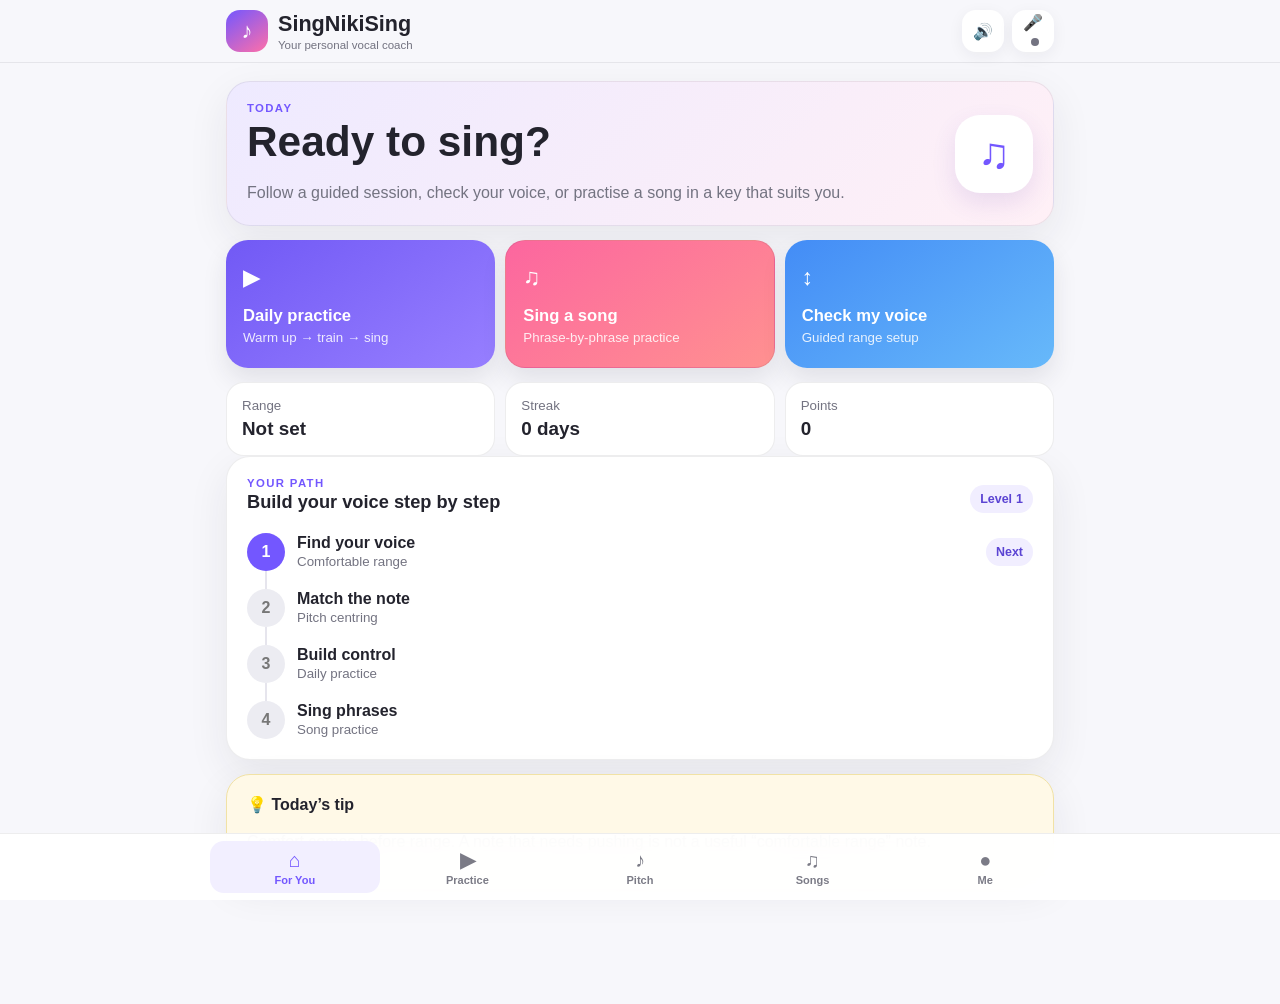
<file: SingNikiSing_MIC_ENGINE_FIX_index.html>
<!doctype html>
<html lang="en">
<head>
<meta charset="utf-8">
<meta name="viewport" content="width=device-width,initial-scale=1,viewport-fit=cover">
<meta name="theme-color" content="#fbfafc">
<title>SingNikiSing — Personal Vocal Coach</title>
<style>
:root{
  --bg:#f7f7fb;--surface:#fff;--surface2:#f2f1f7;--ink:#23232d;--muted:#737381;
  --purple:#7357ff;--purple2:#a590ff;--pink:#ff6fa8;--green:#22b77b;--amber:#eeaa35;
  --red:#e35e76;--line:rgba(29,29,43,.08);--shadow:0 14px 40px rgba(35,35,55,.08);
  --radius:24px
}
*{box-sizing:border-box}
html,body{margin:0;background:var(--bg);color:var(--ink);font-family:-apple-system,BlinkMacSystemFont,"SF Pro Text","Segoe UI",sans-serif}
body{min-height:100vh;padding-bottom:96px}
button,input,select{font:inherit}
button{cursor:pointer;-webkit-tap-highlight-color:transparent}
button:disabled{opacity:.45;cursor:default}
.app{max-width:860px;margin:auto;padding:0 16px}
header{
  position:sticky;top:0;z-index:20;background:rgba(247,247,251,.92);backdrop-filter:blur(18px);
  padding:calc(10px + env(safe-area-inset-top)) 0 10px;border-bottom:1px solid var(--line)
}
.header-row{display:flex;align-items:center;justify-content:space-between;gap:12px}
.brand{display:flex;align-items:center;gap:10px}
.logo{width:42px;height:42px;border-radius:14px;background:linear-gradient(145deg,var(--purple),var(--pink));color:#fff;display:grid;place-items:center;font-size:22px;font-weight:900}
.brand h1{font-size:1.35rem;margin:0}
.brand small{display:block;color:var(--muted);font-size:.72rem;margin-top:2px}
.header-actions{display:flex;align-items:center;gap:8px}
.icon-btn{width:42px;height:42px;border:0;border-radius:14px;background:#fff;box-shadow:0 4px 16px rgba(35,35,55,.06);color:var(--ink)}
.mic-dot{width:8px;height:8px;border-radius:50%;background:var(--muted);display:inline-block;margin-left:3px}
.mic-dot.on{background:var(--green);box-shadow:0 0 0 4px rgba(34,183,123,.13)}
.screen{display:none;padding:18px 0}
.screen.active{display:block}
.eyebrow{font-size:.71rem;font-weight:850;letter-spacing:.12em;color:var(--purple)}
h2{font-size:clamp(1.75rem,7vw,2.65rem);line-height:1.08;margin:.3rem 0 .7rem}
h3{font-size:1.14rem;margin:.1rem 0 .5rem}
p{color:var(--muted);line-height:1.55}
.card{background:var(--surface);border:1px solid var(--line);border-radius:var(--radius);padding:20px;box-shadow:var(--shadow);margin-bottom:14px}
.hero{background:linear-gradient(135deg,#eeeaff,#fff0f6);display:flex;justify-content:space-between;gap:14px;align-items:center}
.hero p{margin-bottom:0}
.hero-note{flex:none;width:78px;height:78px;border-radius:25px;background:#fff;color:var(--purple);display:grid;place-items:center;font-size:2.7rem;font-weight:900;box-shadow:0 10px 25px rgba(90,60,180,.12)}
.quick-grid{display:grid;grid-template-columns:repeat(3,1fr);gap:10px;margin-bottom:14px}
.quick{border:0;color:#fff;border-radius:22px;padding:17px;text-align:left;min-height:128px;box-shadow:0 12px 24px rgba(35,35,55,.10)}
.quick b,.quick small{display:block}.quick b{font-size:1.04rem;margin-top:15px}.quick small{opacity:.86;margin-top:4px}
.quick .qicon{font-size:1.45rem}
.quick.practice{background:linear-gradient(145deg,#7159f5,#977fff)}
.quick.song{background:linear-gradient(145deg,#fc669f,#ff9190)}
.quick.voice{background:linear-gradient(145deg,#438cf6,#67b9fa)}
.stats{display:grid;grid-template-columns:repeat(3,1fr);gap:10px}
.stat{background:#fff;border-radius:18px;padding:15px;border:1px solid var(--line)}
.stat small{color:var(--muted);display:block}.stat strong{font-size:1.18rem;display:block;margin-top:5px}
.path{display:grid;gap:0;margin-top:12px}
.path-node{display:grid;grid-template-columns:38px 1fr auto;gap:12px;align-items:center}
.path-num{width:38px;height:38px;border-radius:50%;display:grid;place-items:center;background:#ececf2;color:#777;font-weight:900}
.path-node.current .path-num{background:var(--purple);color:#fff}.path-node.done .path-num{background:#d5f5e7;color:#13875a}
.path-node small{display:block;color:var(--muted);margin-top:2px}.path-line{width:2px;height:18px;background:#e6e5ed;margin-left:18px}
.pill{display:inline-flex;align-items:center;border-radius:999px;background:#f1eeff;color:#5b44d3;padding:7px 10px;font-size:.78rem;font-weight:800}
.primary,.secondary,.ghost,.danger{border:0;border-radius:14px;padding:13px 16px;font-weight:800}
.primary{background:linear-gradient(135deg,var(--purple),#8c72ff);color:#fff}
.secondary{background:#efedff;color:#5c48cc}
.ghost{background:#f3f3f7;color:#4f4f5c}
.danger{background:#fff0f3;color:#c74460}
.actions{display:flex;gap:9px;flex-wrap:wrap;margin-top:16px}
.full{width:100%}
.center{text-align:center}
.coach-card{background:linear-gradient(135deg,#eee9ff,#fff1f7);display:flex;align-items:center;gap:14px}
.coach-avatar{width:64px;height:64px;border-radius:21px;background:#fff;display:grid;place-items:center;font-size:2rem;color:var(--purple);box-shadow:0 8px 20px rgba(90,60,180,.12)}
.progress-track{height:8px;background:#ececf2;border-radius:999px;overflow:hidden}.progress-fill{height:100%;width:0;background:linear-gradient(90deg,var(--purple),var(--pink));transition:width .3s}
.big-prompt{font-size:clamp(1.75rem,8vw,2.7rem);font-weight:900;text-align:center;margin:16px 0 8px}
.orb{width:120px;height:120px;margin:18px auto 8px;border-radius:50%;display:grid;place-items:center;background:radial-gradient(circle at 35% 30%,#a996ff,#7357ff);color:#fff;font-size:2.6rem;box-shadow:0 18px 42px rgba(115,87,255,.24);transition:.2s}
.orb.listening{animation:pulse 1.2s infinite}.orb.speaking{background:radial-gradient(circle at 35% 30%,#ffb4d0,#ff6fa8)}.orb.good{background:radial-gradient(circle at 35% 30%,#78dfb5,#22b77b)}
@keyframes pulse{50%{transform:scale(1.06)}}
.status-text{text-align:center;color:var(--muted);font-weight:750}
.pitch-lane{margin:18px 0}.lane-labels{display:flex;justify-content:space-between;color:var(--muted);font-size:.72rem}.lane{height:18px;border-radius:999px;background:linear-gradient(90deg,#e8edff,#ddf4e9,#e8edff);position:relative;margin-top:6px}
.lane-target{position:absolute;left:50%;top:-3px;width:5px;height:24px;background:var(--purple);border-radius:6px}.lane-dot{position:absolute;left:50%;top:50%;width:24px;height:24px;border-radius:50%;background:var(--pink);transform:translate(-50%,-50%);transition:left .08s}
.readouts{display:grid;grid-template-columns:repeat(3,1fr);gap:9px}.readout{background:#f7f7fa;border-radius:14px;padding:11px;text-align:center}.readout small{display:block;color:var(--muted)}.readout strong{font-size:1.25rem}
.coach-message{margin-top:14px;background:#f5f2ff;border-radius:16px;padding:14px;line-height:1.5;color:#454454}
.voice-result{background:linear-gradient(135deg,#f0edff,#fff)}
.daily-stage{display:flex;justify-content:space-between;gap:12px;align-items:flex-start}
.points{background:#f1eeff;color:#5d49d1;border-radius:18px;padding:11px 14px;text-align:center}.points strong{display:block;font-size:1.5rem}
.timer{font-size:2.7rem;font-weight:900;margin:12px 0}
.sequence{display:grid;gap:8px}.seq{display:grid;grid-template-columns:32px 1fr auto;gap:10px;align-items:center;background:#f7f7fa;border-radius:13px;padding:10px}.seq .n{width:30px;height:30px;border-radius:50%;display:grid;place-items:center;background:#e9e9ef;font-weight:850}.seq.active{outline:2px solid #d8d0ff;background:#f4f1ff}.seq.done .n{background:#d8f4e8;color:#16865a}.seq small{color:var(--muted)}
.live-grid{display:grid;grid-template-columns:repeat(3,1fr);gap:9px;margin:14px 0}.live-grid .readout{background:#f7f7fa}
.scorebar{height:10px;border-radius:999px;background:#ececf2;overflow:hidden}.scorebar>div{height:100%;background:linear-gradient(90deg,var(--pink),var(--purple));width:0;transition:width .2s}
.exercise-grid,.song-grid{display:grid;grid-template-columns:repeat(2,1fr);gap:11px}.exercise,.song{background:#fff;border:1px solid var(--line);border-radius:20px;padding:17px}.tag{display:inline-block;padding:5px 8px;border-radius:999px;background:#f0edff;color:#5b46d1;font-size:.69rem;font-weight:850;letter-spacing:.05em}.exercise p,.song p{font-size:.9rem}.meta{color:var(--muted);font-size:.79rem}
.song .rangefit{font-weight:800;font-size:.82rem;margin-top:9px}.fit{color:var(--green)}.nofit{color:var(--amber)}
.note-display{text-align:center;font-size:5.2rem;font-weight:950;color:#4937b8;line-height:1;margin:14px 0 3px}.freq{text-align:center;color:var(--muted)}
.settings-row{display:flex;justify-content:space-between;align-items:center;gap:12px;padding:12px 0;border-bottom:1px solid var(--line)}.settings-row:last-child{border:0}
select,input[type=range]{max-width:100%}select{padding:10px;border-radius:12px;border:1px solid var(--line);background:#fff;color:var(--ink)}
.recording{display:flex;align-items:center;gap:10px;background:#f7f7fa;padding:10px;border-radius:13px;margin-top:8px}.recording audio{width:100%;min-width:0}
.history-item{padding:12px 0;border-bottom:1px solid var(--line)}.history-item:last-child{border:0}
.toast{position:fixed;left:50%;bottom:102px;transform:translateX(-50%) translateY(20px);background:#262633;color:#fff;border-radius:999px;padding:10px 15px;font-size:.84rem;font-weight:750;opacity:0;pointer-events:none;transition:.2s;z-index:50;max-width:90%;text-align:center}.toast.show{opacity:1;transform:translateX(-50%) translateY(0)}
.bottom-nav{position:fixed;left:0;right:0;bottom:0;z-index:30;background:rgba(255,255,255,.94);backdrop-filter:blur(18px);border-top:1px solid var(--line);padding:7px 8px calc(7px + env(safe-area-inset-bottom))}
.bottom-inner{max-width:860px;margin:auto;display:grid;grid-template-columns:repeat(5,1fr);gap:3px}
.nav-btn{border:0;background:transparent;color:#7b7b86;border-radius:14px;padding:7px 4px;font-size:.69rem;font-weight:750}.nav-btn span{display:block;font-size:1.25rem;margin-bottom:2px}.nav-btn.active{color:var(--purple);background:#f2efff}
.modal{position:fixed;inset:0;background:rgba(20,20,30,.5);z-index:60;display:grid;place-items:end center;padding:16px}.modal.hidden{display:none}.sheet{background:#fff;border-radius:28px 28px 18px 18px;padding:20px;width:min(680px,100%);max-height:86vh;overflow:auto}.sheet-head{display:flex;justify-content:space-between;gap:10px}.close{width:38px;height:38px;border:0;border-radius:50%;background:#f0f0f4}
.selftest{font-family:ui-monospace,monospace;white-space:pre-wrap;font-size:12px}
@media(max-width:650px){
 .quick-grid,.exercise-grid,.song-grid{grid-template-columns:1fr}.quick{min-height:96px}.stats{grid-template-columns:repeat(3,1fr)}
 .hero-note{width:62px;height:62px;border-radius:20px;font-size:2.1rem}.card{padding:17px}.readouts,.live-grid{grid-template-columns:repeat(3,1fr)}
}
</style>
</head>
<body>
<header>
  <div class="app header-row">
    <div class="brand"><div class="logo">♪</div><div><h1>SingNikiSing</h1><small>Your personal vocal coach</small></div></div>
    <div class="header-actions">
      <button class="icon-btn" id="coachPreviewBtn" aria-label="Test coach voice">🔊</button>
      <button class="icon-btn" id="micToggleBtn" aria-label="Microphone">🎤<span id="micDot" class="mic-dot"></span></button>
    </div>
  </div>
</header>

<div class="app">
<section id="home" class="screen active">
  <div class="card hero">
    <div><div class="eyebrow">TODAY</div><h2>Ready to sing?</h2><p>Follow a guided session, check your voice, or practise a song in a key that suits you.</p></div>
    <div class="hero-note">♫</div>
  </div>
  <div class="quick-grid">
    <button class="quick practice" data-go="daily"><span class="qicon">▶</span><b>Daily practice</b><small>Warm up → train → sing</small></button>
    <button class="quick song" data-go="songs"><span class="qicon">♫</span><b>Sing a song</b><small>Phrase-by-phrase practice</small></button>
    <button class="quick voice" data-go="voice"><span class="qicon">↕</span><b>Check my voice</b><small>Guided range setup</small></button>
  </div>
  <div class="stats">
    <div class="stat"><small>Range</small><strong id="homeRange">Not set</strong></div>
    <div class="stat"><small>Streak</small><strong id="homeStreak">0 days</strong></div>
    <div class="stat"><small>Points</small><strong id="homePoints">0</strong></div>
  </div>
  <div class="card">
    <div style="display:flex;justify-content:space-between;gap:10px;align-items:center"><div><div class="eyebrow">YOUR PATH</div><h3>Build your voice step by step</h3></div><span class="pill">Level <span id="homeLevel" style="margin-left:4px">1</span></span></div>
    <div class="path" id="homePath"></div>
  </div>
  <div class="card" style="background:#fff9e7;border-color:#f1e2a5"><b>💡 Today’s tip</b><p style="margin-bottom:0">Comfort comes before range. A note that needs pushing is not a useful “comfortable range” note.</p></div>
</section>

<section id="voice" class="screen">
  <div class="card coach-card">
    <div class="coach-avatar">♪</div>
    <div><div class="eyebrow">GUIDED VOICE CHECK</div><h3 id="voiceCoachTitle">Let’s get to know your voice</h3><p id="voiceCoachSub" style="margin:0">The coach will tell you what to do, one step at a time.</p></div>
  </div>
  <div class="card center" id="voiceTestCard">
    <div class="progress-track"><div class="progress-fill" id="voiceProgress"></div></div>
    <div class="eyebrow" id="voiceStage" style="margin-top:18px">READY</div>
    <div class="big-prompt" id="voicePrompt">Tap Start</div>
    <div class="orb" id="voiceOrb">🎤</div>
    <div class="status-text" id="voiceStatus">Coach ready</div>
    <div class="pitch-lane" id="voiceLane" style="display:none">
      <div class="lane-labels"><span>lower</span><span>target</span><span>higher</span></div>
      <div class="lane"><div class="lane-target"></div><div class="lane-dot" id="voiceDot"></div></div>
    </div>
    <div class="readouts" id="voiceReadouts" style="display:none">
      <div class="readout"><small>Target</small><strong id="voiceTarget">—</strong></div>
      <div class="readout"><small>You</small><strong id="voiceDetected">—</strong></div>
      <div class="readout"><small>Match</small><strong id="voiceMatch">—</strong></div>
    </div>
    <div class="coach-message" id="voiceMessage">We only count notes that feel comfortable. Never strain for the test.</div>
    <div class="actions" style="justify-content:center">
      <button class="primary" id="voicePrimary">Start voice check</button>
      <button class="secondary" id="voiceRepeat">Repeat coach</button>
      <button class="ghost" id="voiceReplayTone" style="display:none">Replay note</button>
      <button class="ghost" id="voiceUncomfortable" style="display:none">That note feels uncomfortable</button>
      <button class="ghost" id="voiceHumFallback" style="display:none">It can’t hear my hum — continue</button>
    </div>
  </div>
  <div class="card voice-result" id="voiceResult" style="display:none">
    <div class="eyebrow">YOUR VOICE PROFILE</div><h2 id="voiceResultTitle">—</h2><p id="voiceResultText"></p>
    <div class="stats">
      <div class="stat"><small>Low</small><strong id="resultLow">—</strong></div>
      <div class="stat"><small>High</small><strong id="resultHigh">—</strong></div>
      <div class="stat"><small>Span</small><strong id="resultSpan">—</strong></div>
    </div>
    <div class="actions"><button class="primary" id="saveVoiceProfile">Use this profile</button><button class="secondary" id="retestVoice">Test again</button></div>
  </div>
</section>

<section id="daily" class="screen">
  <div class="card daily-stage">
    <div><div class="eyebrow">DAILY COACH</div><h2 style="font-size:2rem" id="dailyTitle">Today’s guided workout</h2><p id="dailySubtitle">About 15 minutes, in a safe training order.</p></div>
    <div class="points"><strong id="dailyPoints">0</strong><small>points</small></div>
  </div>
  <div class="card">
    <div class="progress-track"><div class="progress-fill" id="dailyProgress"></div></div>
    <div class="eyebrow" id="dailyStageLabel" style="margin-top:18px">READY</div>
    <h2 style="font-size:2rem" id="dailyExercise">Press Start</h2>
    <p id="dailyWhy">I’ll guide you through release, efficient warm-up, pitch, control and song work.</p>
    <div class="timer" id="dailyTimer">00:00</div>
    <div class="coach-message" id="dailyInstruction">Turn coach voice on in Settings if you want spoken instructions.</div>
    <div class="live-grid">
      <div class="readout"><small>Live note</small><strong id="dailyNote">—</strong></div>
      <div class="readout"><small>Pitch</small><strong id="dailyPitch">—</strong></div>
      <div class="readout"><small>Control</small><strong id="dailyControl">—</strong></div>
    </div>
    <div class="scorebar"><div id="dailyScoreBar"></div></div>
    <div class="actions">
      <button class="primary" id="dailyStart">Start session</button>
      <button class="secondary" id="dailyDemo">Hear example</button>
      <button class="ghost" id="dailyRecord">Record step</button>
      <button class="ghost" id="dailyNext">Complete & next</button>
    </div>
    <div id="recordStatus" class="meta" style="margin-top:10px">Recording off</div>
    <div id="recordings"></div>
  </div>
  <div class="card"><h3>Today’s sequence</h3><div class="sequence" id="dailySequence"></div></div>
  <div class="card"><div class="eyebrow">EXERCISE LIBRARY</div><h3>Targeted vocal exercises</h3><p>Use these outside the daily session when you want extra work on a specific skill.</p><div class="exercise-grid" id="exerciseGrid"></div></div>
</section>

<section id="pitch" class="screen">
  <div class="card">
    <div class="eyebrow">LIVE PITCH</div><div class="note-display" id="liveNote">—</div><div class="freq" id="liveFreq">Turn listening on and sing</div>
    <div class="pitch-lane"><div class="lane-labels"><span>flat</span><span>centred</span><span>sharp</span></div><div class="lane"><div class="lane-target"></div><div class="lane-dot" id="pitchDot"></div></div></div>
    <div class="readouts" style="margin-top:14px">
      <div class="readout"><small>Mic level</small><strong id="micLevelText">—</strong></div>
      <div class="readout"><small>Signal</small><strong id="signalText">Waiting</strong></div>
      <div class="readout"><small>Confidence</small><strong id="confidenceText">—</strong></div>
    </div>
    <div class="coach-message center" id="pitchMessage">Your live pitch will appear here.</div>
  </div>
  <div class="card">
    <div class="eyebrow">MATCH A NOTE</div><h3 id="matchTargetLabel">Target A3</h3>
    <p>Listen first, then copy the note. SingNikiSing scores how quickly and accurately you centre it.</p>
    <div class="actions"><button class="secondary" id="matchPlay">Play target</button><button class="primary" id="matchNew">New note</button></div>
    <div class="readouts" style="margin-top:14px"><div class="readout"><small>Accuracy</small><strong id="matchScore">—</strong></div><div class="readout"><small>Best</small><strong id="matchBest">—</strong></div><div class="readout"><small>Points</small><strong id="matchPoints">0</strong></div></div>
  </div>
</section>

<section id="songs" class="screen">
  <div class="card">
    <div class="eyebrow">SONG PRACTICE</div><h2>Songs that fit your voice</h2>
    <p>These built-in melodies are traditional/public-domain or original practice material. Your saved range is used to suggest a more comfortable transposition.</p>
    <div class="actions"><button class="secondary" data-go="voice">Update my voice profile</button></div>
  </div>
  <div class="song-grid" id="songGrid"></div>
</section>

<section id="me" class="screen">
  <div class="stats">
    <div class="stat"><small>Total points</small><strong id="mePoints">0</strong></div>
    <div class="stat"><small>Sessions</small><strong id="meSessions">0</strong></div>
    <div class="stat"><small>Best pitch</small><strong id="meBest">—</strong></div>
  </div>
  <div class="card">
    <div class="eyebrow">SETTINGS</div><h3>Coach & audio</h3>
    <div class="settings-row"><div><b>Coach voice</b><small style="display:block;color:var(--muted)">Uses your iPhone’s installed system voices</small></div><select id="voiceSelect"><option>Loading voices…</option></select></div>
    <div class="settings-row"><div><b>Spoken coaching</b><small style="display:block;color:var(--muted)">Phase instructions and encouragement</small></div><input type="checkbox" id="spokenCoach" checked></div>
    <div class="settings-row"><div><b>Reference volume</b><small style="display:block;color:var(--muted)">Note and pattern playback</small></div><input type="range" id="volumeSlider" min="20" max="100" value="100"></div>
    <div class="actions"><button class="secondary" id="voicePreviewSettings">Preview coach voice</button><button class="secondary" id="tonePreviewSettings">Preview reference note</button><button class="secondary" id="micTestSettings">Test microphone</button></div>
    <div class="coach-message" id="micTestResult" style="display:none;margin-top:12px"></div><div class="meta" style="margin-top:8px">Tip: on iPhone, sing toward the microphone openings along the bottom edge rather than toward the screen.</div>
  </div>
  <div class="card"><div class="eyebrow">HISTORY</div><h3>Recent training</h3><div id="history"></div></div>
  <div class="card"><button class="danger" id="resetData">Reset all progress</button></div>
  <div class="card selftest" id="selftestBox" style="display:none"></div>
</section>
</div>

<nav class="bottom-nav">
  <div class="bottom-inner">
    <button class="nav-btn active" data-nav="home"><span>⌂</span>For You</button>
    <button class="nav-btn" data-nav="daily"><span>▶</span>Practice</button>
    <button class="nav-btn" data-nav="pitch"><span>♪</span>Pitch</button>
    <button class="nav-btn" data-nav="songs"><span>♫</span>Songs</button>
    <button class="nav-btn" data-nav="me"><span>●</span>Me</button>
  </div>
</nav>

<div class="toast" id="toast"></div>
<audio id="mediaPlayer" playsinline></audio>

<div class="modal hidden" id="exerciseModal">
  <div class="sheet">
    <div class="sheet-head"><div><div class="eyebrow" id="modalTag">EXERCISE</div><h2 id="modalTitle" style="font-size:2rem"></h2></div><button class="close" id="modalClose">×</button></div>
    <p id="modalText"></p><div class="coach-message" id="modalInstruction"></div>
    <div class="actions"><button class="secondary" id="modalHear">Hear pattern</button><button class="primary" id="modalDone">Mark complete</button></div>
  </div>
</div>

<script>
'use strict';
// One-time cleanup of every older SingNikiSing offline build. This final build
// intentionally has no service worker so GitHub Pages always serves the latest file.
if('serviceWorker' in navigator){navigator.serviceWorker.getRegistrations().then(rs=>rs.forEach(r=>r.unregister())).catch(()=>{})}
if('caches' in window){caches.keys().then(keys=>Promise.all(keys.map(k=>caches.delete(k)))).catch(()=>{})}
const $=s=>document.querySelector(s), $$=s=>[...document.querySelectorAll(s)];
const NOTES=['C','C♯','D','D♯','E','F','F♯','G','G♯','A','A♯','B'];
const midiName=m=>NOTES[((Math.round(m)%12)+12)%12]+(Math.floor(Math.round(m)/12)-1);
const midiHz=m=>440*Math.pow(2,(m-69)/12);
const hzMidi=f=>69+12*Math.log2(f/440);
const clamp=(n,a,b)=>Math.max(a,Math.min(b,n));
const median=a=>{if(!a.length)return 0;const b=[...a].sort((x,y)=>x-y);return b[Math.floor(b.length/2)]};
const avg=a=>a.length?a.reduce((x,y)=>x+y,0)/a.length:0;
const wait=ms=>new Promise(r=>setTimeout(r,ms));
const today=()=>new Date().toISOString().slice(0,10);

const defaultProgress={points:0,sessions:0,bestPitch:0,rangeLow:null,rangeHigh:null,streak:0,lastDate:null,history:[],level:1};
let progress;
try{progress=Object.assign({},defaultProgress,JSON.parse(localStorage.getItem('sns-final-progress')||'{}'))}catch{progress={...defaultProgress}}
const settings={spoken:localStorage.getItem('sns-spoken')!=='0',volume:Number(localStorage.getItem('sns-volume')||100),voiceURI:localStorage.getItem('sns-voice')||''};

const app={
  screen:'home',stream:null,ctx:null,analyser:null,source:null,mic:false,pitchRAF:0,pitch:null,cents:0,hz:0,confidence:0,micLevel:0,lastGoodMidi:null,processor:null,silentGain:null,lastPCMAt:0,
  voices:[],audioUnlocked:false,toneURLs:new Map(),suppressPitchUntil:0,
  voiceTest:{stage:'idle',active:false,start:60,target:null,low:null,high:null,hold:0,hum:[],retry:0,lastPrompt:''},
  daily:{active:false,index:0,points:0,elapsed:0,timer:null,samples:[],pitchScores:[],controlScores:[],completed:[],recorder:null,chunks:[],recordings:[]},
  match:{target:57,scores:[],points:0,lastAward:0},
  currentExercise:null
};

function persist(){
  progress.level=Math.max(1,Math.floor(progress.sessions/4)+1);
  localStorage.setItem('sns-final-progress',JSON.stringify(progress));
  refreshUI();
}
function addSession(label,detail='',points=0){
  const d=today();
  if(progress.lastDate!==d){
    const y=new Date(Date.now()-86400000).toISOString().slice(0,10);
    progress.streak=progress.lastDate===y?progress.streak+1:1;progress.lastDate=d
  }
  progress.sessions++;progress.points+=points;
  progress.history.unshift({date:new Date().toLocaleString(),label,detail,points});
  progress.history=progress.history.slice(0,40);persist()
}
function toast(t){const el=$('#toast');el.textContent=t;el.classList.add('show');clearTimeout(toast.t);toast.t=setTimeout(()=>el.classList.remove('show'),2300)}
function showScreen(id){
  app.screen=id;$$('.screen').forEach(x=>x.classList.toggle('active',x.id===id));$$('.nav-btn').forEach(x=>x.classList.toggle('active',x.dataset.nav===id));
  window.scrollTo({top:0,behavior:'smooth'})
}
$$('[data-nav]').forEach(b=>b.onclick=()=>showScreen(b.dataset.nav));
$$('[data-go]').forEach(b=>b.onclick=()=>showScreen(b.dataset.go));

function refreshUI(){
  const range=progress.rangeLow!=null&&progress.rangeHigh!=null?`${midiName(progress.rangeLow)}–${midiName(progress.rangeHigh)}`:'Not set';
  $('#homeRange').textContent=range;$('#homeStreak').textContent=`${progress.streak||0} day${progress.streak===1?'':'s'}`;$('#homePoints').textContent=progress.points||0;$('#homeLevel').textContent=progress.level||1;
  $('#mePoints').textContent=progress.points||0;$('#meSessions').textContent=progress.sessions||0;$('#meBest').textContent=progress.bestPitch?`${progress.bestPitch}%`:'—';$('#matchBest').textContent=progress.bestPitch?`${progress.bestPitch}%`:'—';
  $('#history').innerHTML=progress.history.length?progress.history.map(h=>`<div class="history-item"><b>${escapeHTML(h.label)}</b><br><small>${escapeHTML(h.date)}${h.detail?' · '+escapeHTML(h.detail):''}${h.points?` · +${h.points} pts`:''}</small></div>`).join(''):'<p>No training logged yet.</p>';
  const path=[
    ['Find your voice','Comfortable range',progress.rangeLow!=null],
    ['Match the note','Pitch centring',progress.bestPitch>=70],
    ['Build control','Daily practice',progress.sessions>=3],
    ['Sing phrases','Song practice',progress.sessions>=6]
  ];
  const first=path.findIndex(x=>!x[2]);
  $('#homePath').innerHTML=path.map((x,i)=>`${i?'<div class="path-line"></div>':''}<div class="path-node ${x[2]?'done':i===first?'current':''}"><div class="path-num">${x[2]?'✓':i+1}</div><div><b>${x[0]}</b><small>${x[1]}</small></div>${i===first?'<span class="pill">Next</span>':''}</div>`).join('');
  renderSongs()
}
const escapeHTML=s=>String(s).replace(/[&<>"']/g,c=>({'&':'&amp;','<':'&lt;','>':'&gt;','"':'&quot;',"'":'&#39;'}[c]));

// ---------- Natural iPhone coach ----------
function loadVoices(){
  app.voices=speechSynthesis.getVoices().filter(v=>/^en/i.test(v.lang));
  const sel=$('#voiceSelect');if(!app.voices.length){sel.innerHTML='<option>Default system voice</option>';return}
  sel.innerHTML=app.voices.map(v=>`<option value="${escapeHTML(v.voiceURI)}">${escapeHTML(v.name)} · ${escapeHTML(v.lang)}${v.localService?'':' · online'}</option>`).join('');
  let wanted=settings.voiceURI;
  if(!wanted){
    const preferred=app.voices.find(v=>/Samantha|Karen|Tessa|Moira|Serena|Ava|Siri/i.test(v.name))||app.voices.find(v=>/en-NZ|en-AU|en-GB/i.test(v.lang))||app.voices[0];
    wanted=preferred?.voiceURI||''
  }
  if(wanted)sel.value=wanted
}
speechSynthesis.onvoiceschanged=loadVoices;loadVoices();
function chosenVoice(){return app.voices.find(v=>v.voiceURI===$('#voiceSelect').value)||app.voices[0]||null}
function setAudioSession(type){try{if(navigator.audioSession)navigator.audioSession.type=type}catch{}}
async function speak(text,{force=false}={}){
  app.voiceTest.lastPrompt=text;
  if(!settings.spoken&&!force)return;
  await stopListening();
  setAudioSession('playback');
  return new Promise(resolve=>{
    try{speechSynthesis.cancel()}catch{}
    const u=new SpeechSynthesisUtterance(text);const v=chosenVoice();if(v)u.voice=v;
    u.rate=.94;u.pitch=1;u.volume=1;let finished=false;
    const done=()=>{if(finished)return;finished=true;clearTimeout(timer);u.onend=null;u.onerror=null;resolve()};
    u.onend=done;u.onerror=done;
    const timer=setTimeout(()=>{try{speechSynthesis.cancel()}catch{}done()},Math.max(5000,text.length*90));
    try{speechSynthesis.speak(u)}catch{done()}
  })
}
$('#voiceSelect').onchange=e=>{settings.voiceURI=e.target.value;localStorage.setItem('sns-voice',settings.voiceURI)};
$('#spokenCoach').checked=settings.spoken;$('#spokenCoach').onchange=e=>{settings.spoken=e.target.checked;localStorage.setItem('sns-spoken',settings.spoken?'1':'0')};
$('#volumeSlider').value=settings.volume;$('#volumeSlider').oninput=e=>{settings.volume=Number(e.target.value);localStorage.setItem('sns-volume',settings.volume)};
async function previewCoach(){await unlockAudio();await speak('Hi! I’m your Sing Niki Sing coach. We’ll work with your voice, one comfortable step at a time.',{force:true})}
$('#coachPreviewBtn').onclick=previewCoach;$('#voicePreviewSettings').onclick=previewCoach;

// ---------- Media-element reference audio ----------
function wavBlobForMidi(midi,duration=.82){
  const sr=22050,n=Math.floor(sr*duration),bytes=44+n*2,buf=new ArrayBuffer(bytes),v=new DataView(buf);
  const ws=(o,s)=>[...s].forEach((c,i)=>v.setUint8(o+i,c.charCodeAt(0)));
  ws(0,'RIFF');v.setUint32(4,36+n*2,true);ws(8,'WAVE');ws(12,'fmt ');v.setUint32(16,16,true);v.setUint16(20,1,true);v.setUint16(22,1,true);v.setUint32(24,sr,true);v.setUint32(28,sr*2,true);v.setUint16(32,2,true);v.setUint16(34,16,true);ws(36,'data');v.setUint32(40,n*2,true);
  const f=midiHz(midi);
  for(let i=0;i<n;i++){const t=i/sr,fade=Math.min(1,t/.02,(duration-t)/.07);let s=.55*Math.sin(2*Math.PI*f*t)+.22*Math.sin(4*Math.PI*f*t)+.08*Math.sin(6*Math.PI*f*t);s*=.78*Math.max(0,fade);v.setInt16(44+i*2,clamp(Math.round(s*32767),-32768,32767),true)}
  return new Blob([buf],{type:'audio/wav'})
}
function toneURL(midi){
  midi=Math.round(midi);if(!app.toneURLs.has(midi))app.toneURLs.set(midi,URL.createObjectURL(wavBlobForMidi(midi)));
  return app.toneURLs.get(midi)
}
async function unlockAudio(){
  if(app.audioUnlocked)return true;
  const a=$('#mediaPlayer');a.src=toneURL(69);a.volume=.001;
  try{await a.play();a.pause();a.currentTime=0;app.audioUnlocked=true;a.volume=settings.volume/100;return true}catch{a.volume=settings.volume/100;return false}
}
async function playTone(midi,{resume=false}={}){
  await stopListening();setAudioSession('playback');await wait(170);
  const a=$('#mediaPlayer');a.src=toneURL(midi);a.volume=settings.volume/100;a.currentTime=0;
  try{await a.play();await new Promise(r=>{a.onended=()=>{a.onended=null;r()};setTimeout(r,1300)})}catch(e){toast('Tap the speaker button once to allow sound.');return false}
  if(resume){await wait(220);await startListening(true)}
  return true
}
async function playPattern(midis,beat=.48,{resume=false}={}){
  await stopListening();setAudioSession('playback');
  for(const m of midis){const ok=await playTone(m);if(!ok)break;await wait(Math.max(20,beat*1000-850))}
  if(resume)await startListening(true)
}
$('#tonePreviewSettings').onclick=async()=>{await unlockAudio();await playTone(69)};
$('#coachPreviewBtn').addEventListener('click',unlockAudio,{once:true});

// ---------- Microphone + pitch ----------
async function startListening(quiet=false){
  if(app.mic && app.stream?.getAudioTracks?.()[0]?.readyState==='live')return true;

  await stopListening();

  const requestMic=async(constraints)=>{
    return navigator.mediaDevices.getUserMedia(constraints);
  };

  try{
    setAudioSession('play-and-record');

    let stream;
    try{
      // Start with the least restrictive request. Safari is more reliable when
      // it is allowed to choose its own input processing.
      stream=await requestMic({audio:true});
    }catch(firstErr){
      stream=await requestMic({audio:{
        echoCancellation:true,
        noiseSuppression:true,
        autoGainControl:true
      }});
    }

    const track=stream.getAudioTracks()[0];
    if(!track)throw new Error('No microphone audio track returned');

    // A live track can briefly report muted while iOS finishes routing input.
    if(track.readyState!=='live')throw new Error('Microphone track ended immediately');

    app.stream=stream;
    app.ctx=new (window.AudioContext||window.webkitAudioContext)();
    await app.ctx.resume();
    app.source=app.ctx.createMediaStreamSource(stream);
    app.mic=true;
    app.lastPCMAt=0;
    midiSmooth=[];
    $('#micDot').classList.add('on');

    // PRIMARY PATH: direct raw PCM callback. This bypasses AnalyserNode bugs
    // that have historically affected microphone input on iOS Safari.
    if(app.ctx.createScriptProcessor){
      const proc=app.ctx.createScriptProcessor(4096,1,1);
      const silent=app.ctx.createGain();
      silent.gain.value=0.000001; // keep the processing graph alive without audible monitoring
      app.source.connect(proc);
      proc.connect(silent);
      silent.connect(app.ctx.destination);
      proc.onaudioprocess=e=>{
        if(!app.mic)return;
        const input=e.inputBuffer.getChannelData(0);
        const copy=new Float32Array(input.length);
        copy.set(input);
        app.lastPCMAt=performance.now();
        processMicFrame(copy,e.inputBuffer.sampleRate);
      };
      app.processor=proc;
      app.silentGain=silent;
    }

    // SECONDARY FALLBACK: analyser loop if direct PCM callbacks do not fire.
    app.analyser=app.ctx.createAnalyser();
    app.analyser.fftSize=4096;
    app.analyser.smoothingTimeConstant=0;
    app.source.connect(app.analyser);

    cancelAnimationFrame(app.pitchRAF);
    analyserFallbackLoop();

    // Give iOS time to route the microphone, then verify the track.
    await wait(220);
    if(track.readyState!=='live'){
      throw new Error('Microphone track stopped after opening');
    }

    // Some Safari sessions return a muted track on first request. Retry once.
    if(track.muted){
      await wait(350);
      if(track.muted){
        await stopListening();
        stream=await requestMic({audio:true});
        const retryTrack=stream.getAudioTracks()[0];
        if(!retryTrack||retryTrack.readyState!=='live')throw new Error('Microphone retry failed');

        app.stream=stream;
        app.ctx=new (window.AudioContext||window.webkitAudioContext)();
        await app.ctx.resume();
        app.source=app.ctx.createMediaStreamSource(stream);
        app.mic=true;
        $('#micDot').classList.add('on');

        if(app.ctx.createScriptProcessor){
          const proc=app.ctx.createScriptProcessor(4096,1,1);
          const silent=app.ctx.createGain();silent.gain.value=0.000001;
          app.source.connect(proc);proc.connect(silent);silent.connect(app.ctx.destination);
          proc.onaudioprocess=e=>{
            if(!app.mic)return;
            const input=e.inputBuffer.getChannelData(0);
            const copy=new Float32Array(input.length);copy.set(input);
            app.lastPCMAt=performance.now();
            processMicFrame(copy,e.inputBuffer.sampleRate);
          };
          app.processor=proc;app.silentGain=silent;
        }
        app.analyser=app.ctx.createAnalyser();app.analyser.fftSize=4096;app.source.connect(app.analyser);
        analyserFallbackLoop();
      }
    }

    return true;
  }catch(e){
    console.error('Microphone start failed',e);
    await stopListening();
    if(!quiet)toast(`Microphone could not start: ${e.message||'check Safari permission'}`);
    return false;
  }
}

async function stopListening(){
  app.mic=false;
  cancelAnimationFrame(app.pitchRAF);

  try{if(app.processor){app.processor.onaudioprocess=null;app.processor.disconnect()}}catch{}
  try{app.silentGain?.disconnect()}catch{}
  try{app.analyser?.disconnect()}catch{}
  try{app.source?.disconnect()}catch{}
  try{app.stream?.getTracks().forEach(t=>t.stop())}catch{}

  app.processor=null;app.silentGain=null;app.analyser=null;app.source=null;app.stream=null;

  try{if(app.ctx&&app.ctx.state!=='closed')await app.ctx.close()}catch{}
  app.ctx=null;
  $('#micDot').classList.remove('on');
  setAudioSession('playback');
}
$('#micToggleBtn').onclick=async()=>{await unlockAudio();app.mic?await stopListening():await startListening()};
function detectPitchYIN(buf,sr){
  // YIN-style difference function. More tolerant of real singing voices than
  // the previous normalized autocorrelation, especially on iPhone mics.
  let rms=0,peak=0;
  for(let i=0;i<buf.length;i++){const x=buf[i];rms+=x*x;peak=Math.max(peak,Math.abs(x))}
  rms=Math.sqrt(rms/buf.length);
  app.micLevel=rms;

  // Accept fairly quiet singing, but reject pure room noise.
  if(rms<0.006)return {freq:-1,confidence:0,rms,peak};

  const minFreq=70,maxFreq=1200;
  const minTau=Math.max(2,Math.floor(sr/maxFreq));
  const maxTau=Math.min(Math.floor(sr/minFreq),Math.floor(buf.length/2));
  const diff=new Float32Array(maxTau+1);

  for(let tau=1;tau<=maxTau;tau++){
    let sum=0;
    for(let i=0;i<maxTau;i++){
      const d=buf[i]-buf[i+tau];
      sum+=d*d;
    }
    diff[tau]=sum;
  }

  const cmnd=new Float32Array(maxTau+1);
  cmnd[0]=1;
  let running=0;
  for(let tau=1;tau<=maxTau;tau++){
    running+=diff[tau];
    cmnd[tau]=running?diff[tau]*tau/running:1;
  }

  // Higher threshold than textbook YIN makes it more forgiving for singing.
  const threshold=0.20;
  let tau=-1;
  for(let t=minTau;t<=maxTau;t++){
    if(cmnd[t]<threshold){
      while(t+1<=maxTau && cmnd[t+1]<cmnd[t])t++;
      tau=t;break;
    }
  }

  // Fallback: use the best valley even if it did not cross threshold.
  if(tau<0){
    let best=1,bestTau=-1;
    for(let t=minTau;t<=maxTau;t++){
      if(cmnd[t]<best){best=cmnd[t];bestTau=t}
    }
    if(bestTau<0 || best>0.45)return {freq:-1,confidence:0,rms,peak};
    tau=bestTau;
  }

  // Parabolic interpolation
  let refined=tau;
  if(tau>1 && tau<maxTau){
    const s0=cmnd[tau-1],s1=cmnd[tau],s2=cmnd[tau+1];
    const denom=(2*s1-s2-s0);
    if(Math.abs(denom)>1e-9)refined=tau+(s2-s0)/(2*denom);
  }

  const freq=sr/refined;
  const confidence=clamp(1-cmnd[tau],0,1);
  return {freq,confidence,rms,peak};
}
let midiSmooth=[];
function processMicFrame(buf,sampleRate){
  if(!app.mic)return;

  const det=detectPitchYIN(buf,sampleRate);
  app.confidence=det.confidence||0;
  app.micLevel=det.rms||0;

  const levelPct=Math.round(clamp((det.rms||0)*900,0,100));
  const ml=$('#micLevelText'),st=$('#signalText'),cf=$('#confidenceText');
  if(ml)ml.textContent=`${levelPct}%`;
  if(st)st.textContent=levelPct<3?'Very quiet':levelPct<10?'Hearing you':'Good';
  if(cf)cf.textContent=det.confidence?`${Math.round(det.confidence*100)}%`:'—';

  const f=det.freq;
  if(f>70&&f<1200&&det.confidence>0.40){
    const raw=hzMidi(f);
    midiSmooth.push(raw);
    if(midiSmooth.length>7)midiSmooth.shift();

    const sm=median(midiSmooth);
    const note=Math.round(sm);
    const cents=(sm-note)*100;

    app.pitch=note;app.cents=cents;app.hz=f;app.lastGoodMidi=sm;
    onPitch(note,cents,f);
  }else if($('#pitchMessage')&&app.screen==='pitch'){
    if(levelPct<3)$('#pitchMessage').textContent='The microphone is open, but the input level is very low. Sing close to the bottom edge of the iPhone.';
    else $('#pitchMessage').textContent='I can hear the microphone. Hold one steady “ah” or “oo” for about a second.';
  }
}

function analyserFallbackLoop(){
  if(!app.mic||!app.analyser)return;

  // Only use AnalyserNode if direct PCM callbacks have not arrived recently.
  if(performance.now()-app.lastPCMAt>450){
    const buf=new Float32Array(app.analyser.fftSize);
    app.analyser.getFloatTimeDomainData(buf);
    processMicFrame(buf,app.ctx.sampleRate);
  }
  app.pitchRAF=requestAnimationFrame(analyserFallbackLoop);
}
function onPitch(note,cents,hz){
  $('#liveNote').textContent=midiName(note);$('#liveFreq').textContent=`${hz.toFixed(1)} Hz`;
  $('#pitchDot').style.left=`${clamp(50+cents/2,4,96)}%`;
  $('#pitchMessage').textContent=Math.abs(cents)<=10?'Excellent — centred.':cents<0?`${Math.abs(cents).toFixed(0)} cents flat — let it rise slightly.`:`${cents.toFixed(0)} cents sharp — settle slightly.`;
  voicePitch(note,cents);dailyPitch(note,cents);matchPitch(note,cents)
}

// ---------- Guided voice check ----------
const VT=app.voiceTest;
function voiceUI(stage,prompt,status,msg,progressPct){
  $('#voiceStage').textContent=stage;$('#voicePrompt').textContent=prompt;$('#voiceStatus').textContent=status;$('#voiceMessage').textContent=msg;$('#voiceProgress').style.width=`${progressPct}%`
}
function voiceMode(mode){
  const orb=$('#voiceOrb');orb.className='orb'+(mode?' '+mode:'');orb.textContent=mode==='good'?'✓':mode==='speaking'?'🔊':'🎤'
}
function showVoicePitch(show){$('#voiceLane').style.display=show?'block':'none';$('#voiceReadouts').style.display=show?'grid':'none';$('#voiceReplayTone').style.display=show?'inline-block':'none';$('#voiceUncomfortable').style.display=show?'inline-block':'none'}
async function startVoiceCheck(){
  await unlockAudio();VT.active=true;VT.stage='intro';VT.low=VT.high=null;VT.target=null;VT.hum=[];VT.hold=0;$('#voiceResult').style.display='none';showVoicePitch(false);
  voiceUI('STEP 1 OF 4','Meet your voice','Coach speaking','Keep everything easy. This checks comfort, not how far you can force your voice.',8);voiceMode('speaking');
  await speak('Hi! Let’s get to know your voice. Keep everything easy. We are looking for your comfortable singing range, not the highest or lowest note you can force.');
  voiceMode('');voiceUI('STEP 1 OF 4','Say “hello” naturally','Your turn','Say hello in your normal speaking voice. This simply helps you relax before singing.',15);
  $('#voicePrimary').textContent='I said hello — continue';$('#voicePrimary').onclick=startHumStep
}
async function startHumStep(){
  await unlockAudio();VT.stage='hum';VT.hum=[];voiceUI('STEP 2 OF 4','Give me an easy “mmm”','Coach speaking','Hum one comfortable note for about two seconds.',25);voiceMode('speaking');
  await speak('Great. Now hum one easy mmm, right in the comfortable middle of your voice. Hold it for about two seconds.');
  const ok=await startListening();if(!ok)return;
  voiceMode('listening');$('#voiceStatus').textContent='Hum now';
  $('#voicePrimary').style.display='none';
  $('#voiceHumFallback').style.display='none';
  clearTimeout(VT.humTimer);
  VT.humTimer=setTimeout(()=>{
    if(VT.stage==='hum'&&VT.active){
      $('#voiceHumFallback').style.display='inline-block';
      $('#voiceMessage').textContent='I can hear the microphone, but I have not locked onto a steady pitch yet. Try “mmm” or “oo”. If it still does not catch, tap Continue.';
    }
  },5500)
}
async function beginLow(){
  await stopListening();VT.stage='low';VT.target=VT.start;VT.low=null;VT.hold=0;showVoicePitch(true);voiceUI('STEP 3 OF 4','Find your comfortable low notes','Coach speaking','I’ll play a note. When it stops, copy it. We’ll move down one semitone at a time.',42);voiceMode('speaking');
  await speak('Nice. We will move downward one note at a time. Listen first, then copy the note. If a note stops feeling comfortable, tap the uncomfortable button.');
  await presentVoiceTarget()
}
async function beginHigh(){
  await stopListening();VT.stage='high';VT.target=VT.start;VT.high=null;VT.hold=0;showVoicePitch(true);voiceUI('STEP 4 OF 4','Find your comfortable high notes','Coach speaking','Keep the upper notes light. Do not get louder to reach them.',70);voiceMode('speaking');
  await speak('Now we will move upward. Keep the sound light and easy. Do not get louder to reach a note. Stop when it begins to feel tight.');
  await presentVoiceTarget()
}
async function presentVoiceTarget(){
  const side=VT.stage;$('#voiceTarget').textContent=midiName(VT.target);$('#voiceDetected').textContent='—';$('#voiceMatch').textContent='Listen';voiceMode('speaking');$('#voiceStatus').textContent='Listen';
  await playTone(VT.target);await wait(180);const ok=await startListening();if(!ok)return;voiceMode('listening');$('#voiceStatus').textContent='Your turn';$('#voiceMessage').textContent=`Sing ${midiName(VT.target)} and hold it comfortably.`;VT.hold=0
}
function voicePitch(note,cents){
  if(!VT.active)return;
  if(VT.stage==='hum'){
    VT.hum.push(note+cents/100);if(VT.hum.length>40)VT.hum.shift();
    if(VT.hum.length>=10){
      VT.start=clamp(Math.round(median(VT.hum)),48,67);VT.hum=[];clearTimeout(VT.humTimer);$('#voiceHumFallback').style.display='none';
      stopListening().then(()=>{
        voiceMode('good');
        voiceUI('STEP 2 OF 4','Nice — I found your centre','Ready for the next step',`Your comfortable starting note is around ${midiName(VT.start)}. Tap below and I’ll guide you down from there.`,32);
        $('#voicePrimary').style.display='inline-block';
        $('#voicePrimary').textContent='Start my low-note check';
        $('#voicePrimary').onclick=beginLow;
      })
    }
    return
  }
  if(!['low','high'].includes(VT.stage)||Date.now()<app.suppressPitchUntil)return;
  const signed=(note-VT.target)*100+cents,dist=Math.abs(signed);$('#voiceDetected').textContent=midiName(note);$('#voiceDot').style.left=`${clamp(50+signed/4,4,96)}%`;
  if(dist<=48){VT.hold++;$('#voiceMatch').textContent=`${Math.max(0,Math.round(100-dist))}%`;if(VT.hold>=7){VT.hold=-999;const matched=VT.target;voiceMode('good');$('#voiceStatus').textContent='Matched';stopListening().then(async()=>{
      if(VT.stage==='low'){VT.low=matched;VT.target=matched-1;$('#voiceProgress').style.width=`${clamp(42+(VT.start-VT.target)*3,42,64)}%`}
      else{VT.high=matched;VT.target=matched+1;$('#voiceProgress').style.width=`${clamp(70+(VT.target-VT.start)*3,70,94)}%`}
      await wait(280);await presentVoiceTarget()
    })}}
  else{VT.hold=Math.max(0,VT.hold-1);$('#voiceMatch').textContent=dist<100?'Almost':'Adjust';$('#voiceMessage').textContent=signed<0?'You’re below the target. Let the pitch rise gently.':'You’re above the target. Let the pitch settle gently.'}
}
async function uncomfortableVoice(){
  if(!['low','high'].includes(VT.stage))return;await stopListening();
  if(VT.stage==='low'){
    if(VT.low==null){VT.low=VT.start;toast('Using your comfortable middle note as the low starting point.')}
    voiceMode('speaking');await speak('Good choice. Comfort matters more than pushing. We found the lower end. Now let’s check the upper end.');await beginHigh()
  }else{
    if(VT.high==null)VT.high=VT.start;
    voiceMode('speaking');await speak('Great. That is enough. I have your comfortable range for today.');showVoiceResult()
  }
}
function showVoiceResult(){
  VT.active=false;VT.stage='result';stopListening();voiceMode('good');voiceUI('COMPLETE','Your voice profile','Voice check complete','This is today’s comfortable tested range. It can change as your voice warms up and develops.',100);showVoicePitch(false);
  const span=VT.high-VT.low;$('#resultLow').textContent=midiName(VT.low);$('#resultHigh').textContent=midiName(VT.high);$('#resultSpan').textContent=`${span} semitones`;$('#voiceResultTitle').textContent=`${midiName(VT.low)} – ${midiName(VT.high)}`;
  $('#voiceResultText').textContent=`SingNikiSing will keep exercise roots and song suggestions closer to this ${span}-semitone comfortable area.`;$('#voiceResult').style.display='block';$('#voicePrimary').style.display='inline-block';$('#voicePrimary').textContent='Run voice check again';$('#voicePrimary').onclick=startVoiceCheck
}
$('#voicePrimary').onclick=startVoiceCheck;
$('#voiceRepeat').onclick=async()=>{
  await unlockAudio();const stage=VT.stage,prompt=VT.lastPrompt;
  if(prompt)await speak(prompt,{force:true});else await previewCoach();
  if(stage==='hum'){await startListening(true);voiceMode('listening');$('#voiceStatus').textContent='Hum now'}
  else if(stage==='low'||stage==='high'){await presentVoiceTarget()}
};
$('#voiceReplayTone').onclick=async()=>{if(VT.target!=null){await unlockAudio();await playTone(VT.target);await startListening(true)}};
$('#voiceUncomfortable').onclick=uncomfortableVoice;

$('#voiceHumFallback').onclick=async()=>{
  if(VT.stage!=='hum')return;
  clearTimeout(VT.humTimer);
  // Prefer any recently detected singing pitch; otherwise use a neutral C4.
  const guessed=app.lastGoodMidi!=null?Math.round(app.lastGoodMidi):60;
  VT.start=clamp(guessed,48,67);
  $('#voiceHumFallback').style.display='none';
  await stopListening();
  voiceMode('good');
  voiceUI('STEP 2 OF 4','Centre note set','Ready for the next step',`We’ll start around ${midiName(VT.start)} and adjust from there.`,32);
  $('#voicePrimary').style.display='inline-block';
  $('#voicePrimary').textContent='Start my low-note check';
  $('#voicePrimary').onclick=beginLow;
};
$('#saveVoiceProfile').onclick=()=>{progress.rangeLow=VT.low;progress.rangeHigh=VT.high;addSession('Voice profile',`${midiName(VT.low)}–${midiName(VT.high)}`,120);toast('Voice profile saved');showScreen('home')};
$('#retestVoice').onclick=startVoiceCheck;

// ---------- Daily programme ----------
const DAILY=[
 {cat:'Release',title:'Release & posture',sec:60,pts:60,score:false,instruction:'Let the shoulders drop. Unclench the jaw. Keep the tongue broad and easy. Take two silent, comfortable breaths.',prompt:'Start by releasing your shoulders, jaw and tongue. Take easy silent breaths. Nothing should feel stretched or forced.',pattern:null},
 {cat:'SOVT',title:'Lip trill sirens',sec:100,pts:90,score:false,instruction:'Make a gentle lip trill. Glide through a small comfortable range, then gradually make the siren a little wider.',prompt:'Now use a gentle lip trill. Glide through a small comfortable range. Keep the sound easy and medium soft.',pattern:[0,2,4,5,7,5,4,2,0]},
 {cat:'Resonance',title:'NG → vowel',sec:100,pts:110,score:true,instruction:'Sing “ng” as in sing, then open to “ah” without pushing more air.',prompt:'Next, sing N G, as in sing, then open gently to ah. Keep the pitch steady when the vowel opens.',pattern:[0,2,4,2,0]},
 {cat:'Pitch',title:'Three-note pitch lock',sec:120,pts:150,score:true,instruction:'Hear the pattern, then copy it on “noo”. Land cleanly instead of sliding into each note.',prompt:'Now we will work on pitch accuracy. Listen to the pattern, then copy it on noo. Aim to land on each pitch cleanly.',pattern:[0,2,4,2,0]},
 {cat:'Agility',title:'Light five-note scale',sec:120,pts:150,score:true,instruction:'Sing a light “gee” through the pattern. Each note stays distinct; speed is secondary.',prompt:'Keep this one light. Sing gee through the five note pattern. Clear notes matter more than speed.',pattern:[0,2,4,5,7,5,4,2,0]},
 {cat:'Breath',title:'One-breath phrase',sec:90,pts:110,score:true,instruction:'Take a normal silent breath and sing the phrase smoothly on “loo”. Do not overfill your lungs.',prompt:'Take a comfortable silent breath, then sing the phrase smoothly on loo. Do not take an enormous breath.',pattern:[0,2,4,5,7,5,4,2,0]},
 {cat:'Song',title:'Song phrase',sec:180,pts:230,score:true,instruction:'Choose one song phrase. Listen, sing it back, then repeat once with an easier, freer tone.',prompt:'Finish by applying the same skills to a song phrase. Choose a song in a comfortable key, listen once, then sing it back.',pattern:null}
];
function dailyRoot(step){const low=progress.rangeLow??52,high=progress.rangeHigh??69,span=step.pattern?Math.max(...step.pattern):7;return clamp(Math.round((low+high-span)/2),low,high-span)}
function renderDaily(){
  $('#dailySequence').innerHTML=DAILY.map((s,i)=>`<div class="seq ${app.daily.active&&i===app.daily.index?'active':''} ${app.daily.completed.includes(i)?'done':''}"><div class="n">${app.daily.completed.includes(i)?'✓':i+1}</div><div><b>${s.title}</b><small>${s.cat} · ${Math.round(s.sec/6)/10} min</small></div><b>${s.pts}</b></div>`).join('');
  $('#dailyPoints').textContent=app.daily.points;$('#dailyProgress').style.width=`${app.daily.active?(app.daily.index/DAILY.length)*100:0}%`
}
async function startDaily(){
  await unlockAudio();Object.assign(app.daily,{active:true,index:0,points:0,elapsed:0,samples:[],pitchScores:[],controlScores:[],completed:[]});$('#dailyStart').textContent='Restart session';loadDailyStep();clearInterval(app.daily.timer);app.daily.timer=setInterval(()=>{if(app.daily.active){app.daily.elapsed++;$('#dailyTimer').textContent=`${String(Math.floor(app.daily.elapsed/60)).padStart(2,'0')}:${String(app.daily.elapsed%60).padStart(2,'0')}`}},1000)
}
async function loadDailyStep(){
  const s=DAILY[app.daily.index];if(!s)return finishDaily();app.daily.samples=[];app.daily.elapsed=0;$('#dailyTimer').textContent='00:00';$('#dailyStageLabel').textContent=`STEP ${app.daily.index+1} OF ${DAILY.length} · ${s.cat.toUpperCase()}`;$('#dailyExercise').textContent=s.title;$('#dailyWhy').textContent=s.instruction;$('#dailyInstruction').textContent=s.instruction;$('#dailyPitch').textContent='—';$('#dailyControl').textContent='—';$('#dailyScoreBar').style.width='0';renderDaily();
  if(settings.spoken)await speak(s.prompt);if(s.score)await startListening(true)
}
async function dailyDemo(){
  const s=DAILY[app.daily.index];if(!s?.pattern){toast('This step is guided without a fixed pitch pattern.');return}await unlockAudio();const root=dailyRoot(s);await playPattern(s.pattern.map(x=>root+x));if(s.score)await startListening(true)
}
function dailyPitch(note,cents){
  if(!app.daily.active)return;const s=DAILY[app.daily.index];if(!s?.score)return;app.daily.samples.push({note,cents,time:Date.now()});if(app.daily.samples.length>260)app.daily.samples.shift();$('#dailyNote').textContent=midiName(note);
  const recent=app.daily.samples.slice(-40),p=Math.round(clamp(100-avg(recent.map(x=>Math.abs(x.cents)))*1.5,0,100));let control=0;if(recent.length>3){const d=[];for(let i=1;i<recent.length;i++)d.push(Math.abs(recent[i].note-recent[i-1].note));control=Math.round(clamp(100-avg(d)*40,0,100))}
  $('#dailyPitch').textContent=`${p}%`;$('#dailyControl').textContent=`${control}%`;$('#dailyScoreBar').style.width=`${Math.round((p+control)/2)}%`
}
async function completeDailyStep(){
  if(!app.daily.active)return;const s=DAILY[app.daily.index];const recent=app.daily.samples;
  const p=s.score&&recent.length?Math.round(clamp(100-avg(recent.map(x=>Math.abs(x.cents)))*1.5,0,100)):80;let c=80;if(s.score&&recent.length>3){const d=[];for(let i=1;i<recent.length;i++)d.push(Math.abs(recent[i].note-recent[i-1].note));c=Math.round(clamp(100-avg(d)*40,0,100))}
  const earned=Math.round(s.pts*(.55+.3*p/100+.15*c/100));app.daily.points+=earned;app.daily.pitchScores.push(p);app.daily.controlScores.push(c);app.daily.completed.push(app.daily.index);app.daily.index++;await stopListening();if(app.daily.index>=DAILY.length)finishDaily();else loadDailyStep()
}
function finishDaily(){app.daily.active=false;clearInterval(app.daily.timer);stopListening();$('#dailyProgress').style.width='100%';$('#dailyStageLabel').textContent='COMPLETE';$('#dailyExercise').textContent='Today’s session is complete';const p=Math.round(avg(app.daily.pitchScores)),c=Math.round(avg(app.daily.controlScores));$('#dailyWhy').textContent=`You earned ${app.daily.points} points. Average pitch ${p||'—'}${p?'%':''}; control ${c||'—'}${c?'%':''}.`;addSession('Daily practice',`${p||0}% pitch · ${c||0}% control`,app.daily.points);renderDaily();toast('Daily practice saved')}
$('#dailyStart').onclick=startDaily;$('#dailyDemo').onclick=dailyDemo;$('#dailyNext').onclick=completeDailyStep;

// recording
async function toggleRecording(){
  if(app.daily.recorder?.state==='recording'){app.daily.recorder.stop();$('#dailyRecord').textContent='Record step';$('#recordStatus').textContent='Saving…';return}
  const ok=await startListening();if(!ok)return;if(!window.MediaRecorder){toast('Recording is not supported in this browser.');return}
  app.daily.chunks=[];let rec;try{rec=new MediaRecorder(app.stream)}catch{toast('Could not start recording.');return}app.daily.recorder=rec;
  rec.ondataavailable=e=>{if(e.data.size)app.daily.chunks.push(e.data)};rec.onstop=()=>{const blob=new Blob(app.daily.chunks,{type:rec.mimeType||'audio/mp4'}),url=URL.createObjectURL(blob),title=DAILY[app.daily.index]?.title||'Practice';app.daily.recordings.unshift({url,title});renderRecordings();$('#recordStatus').textContent='Recording ready to play'};
  rec.start();$('#dailyRecord').textContent='Stop recording';$('#recordStatus').textContent='● Recording this step'
}
function renderRecordings(){$('#recordings').innerHTML=app.daily.recordings.slice(0,3).map(r=>`<div class="recording"><b>${escapeHTML(r.title)}</b><audio controls src="${r.url}"></audio></div>`).join('')}
$('#dailyRecord').onclick=toggleRecording;renderDaily();

// ---------- Pitch match ----------
function randomMatch(){const low=progress.rangeLow??52,high=progress.rangeHigh??69;app.match.target=Math.round(low+Math.random()*(high-low));app.match.scores=[];app.match.lastAward=0;$('#matchTargetLabel').textContent=`Target ${midiName(app.match.target)}`;$('#matchScore').textContent='—'}
async function playMatch(){await unlockAudio();await playTone(app.match.target);await startListening(true)}
function matchPitch(note,cents){
  if(app.screen!=='pitch')return;const dist=Math.abs((note-app.match.target)*100+cents);if(dist<120){const s=Math.round(clamp(100-dist,0,100));app.match.scores.push(s);if(app.match.scores.length>30)app.match.scores.shift();const sc=Math.round(avg(app.match.scores));$('#matchScore').textContent=`${sc}%`;if(sc>progress.bestPitch){progress.bestPitch=sc;persist()}if(sc>=88&&Date.now()-app.match.lastAward>4000){app.match.lastAward=Date.now();app.match.points+=10;progress.points+=10;persist();$('#matchPoints').textContent=app.match.points;toast('+10 pitch points')}}
}
$('#matchPlay').onclick=playMatch;$('#matchNew').onclick=()=>{randomMatch();playMatch()};randomMatch();

// ---------- Exercises ----------
const EXERCISES=[
 ['SOVT','Lip trill sirens','Efficient warm-up with low vocal-fold collision.','Keep the lips loose and glide gently. Do not chase the top of the voice.',[0,2,4,5,7,5,4,2,0]],
 ['SOVT','VV five-note scale','Useful semi-occluded pitch work.','Sing “vvvv-oo” lightly through the five-note pattern.',[0,2,4,5,7,5,4,2,0]],
 ['Resonance','NG → AH','Carry easy resonance into an open vowel.','Keep the pitch steady as “ng” opens to “ah”.',[0,2,4,2,0]],
 ['Pitch','Three-note lock','Train clean pitch arrival.','Listen first. Copy on “noo” without scooping into every note.',[0,2,4,2,0]],
 ['Agility','Five-note “gee”','Coordinate faster changes without extra weight.','Keep each note small and distinct.',[0,2,4,5,7,5,4,2,0]],
 ['Breath','One-breath phrase','Coordinate airflow with a musical phrase.','Use a normal comfortable inhale. Sing the phrase on “loo”.',[0,2,4,5,7,5,4,2,0]]
];


function renderExercises(){
  const g=$('#exerciseGrid');if(!g)return;
  g.innerHTML=EXERCISES.map((e,i)=>`<div class="exercise"><span class="tag">${escapeHTML(e[0])}</span><h3>${escapeHTML(e[1])}</h3><p>${escapeHTML(e[2])}</p><button class="secondary" data-ex="${i}">Open exercise</button></div>`).join('');
  $$('[data-ex]').forEach(b=>b.onclick=()=>openExercise(Number(b.dataset.ex)))
}

// ---------- Songs ----------
const SONGS=[
 {title:'Amazing Grace',source:'Traditional',root:55,mel:[0,5,9,5,9,7,5,2,0,5,9,5,9,7,12]},
 {title:'Ode to Joy',source:'Beethoven · public domain',root:60,mel:[4,4,5,7,7,5,4,2,0,0,2,4,4,2,2]},
 {title:'When the Saints Go Marching In',source:'Traditional',root:60,mel:[0,4,5,7,0,4,5,7,0,4,5,7,4,0,4,2]},
 {title:'Frère Jacques',source:'Traditional',root:60,mel:[0,2,4,0,0,2,4,0,4,5,7,4,5,7]},
 {title:'Mary Had a Little Lamb',source:'Traditional',root:60,mel:[4,2,0,2,4,4,4,2,2,2,4,7,7]},
 {title:'Auld Lang Syne',source:'Traditional',root:60,mel:[0,5,5,5,9,7,5,7,9,5,5,9,12]},
 {title:'Jingle Bells',source:'Public domain',root:60,mel:[4,4,4,4,4,4,4,7,0,2,4]},
 {title:'Open Sky',source:'Original SingNikiSing practice song',root:60,mel:[0,2,4,7,5,4,2,0,4,5,7,9,7,5,4,2,0]}
];
function songRange(s,t=0){const a=s.mel.map(x=>s.root+x+t);return[Math.min(...a),Math.max(...a)]}
function bestShift(s){if(progress.rangeLow==null)return 0;let best=0,score=1e9;for(let t=-6;t<=6;t++){const[mn,mx]=songRange(s,t),overflow=Math.max(0,progress.rangeLow-mn)+Math.max(0,mx-progress.rangeHigh),centre=Math.abs((mn+mx-progress.rangeLow-progress.rangeHigh)/2);const sc=overflow*100+centre;if(sc<score){score=sc;best=t}}return best}
function renderSongs(){
  const grid=$('#songGrid');if(!grid)return;grid.innerHTML=SONGS.map((s,i)=>{const t=bestShift(s),[mn,mx]=songRange(s,t),fit=progress.rangeLow!=null&&mn>=progress.rangeLow&&mx<=progress.rangeHigh;return`<div class="song"><span class="tag">${escapeHTML(s.source)}</span><h3>${escapeHTML(s.title)}</h3><div class="meta">Suggested shift: ${t>=0?'+':''}${t} semitones · ${midiName(mn)}–${midiName(mx)}</div><div class="rangefit ${fit?'fit':'nofit'}">${progress.rangeLow==null?'Check your voice for a personalised key':fit?'✓ Fits your saved comfortable range':'△ Best available shift still reaches outside your saved range'}</div><div class="actions"><button class="secondary" data-song-play="${i}">Hear melody</button><button class="primary" data-song-practice="${i}">Practise phrase</button></div></div>`}).join('');
  $$('[data-song-play]').forEach(b=>b.onclick=()=>playSong(Number(b.dataset.songPlay),false));$$('[data-song-practice]').forEach(b=>b.onclick=()=>playSong(Number(b.dataset.songPractice),true))
}
async function playSong(i,practice){
  await unlockAudio();const s=SONGS[i],t=bestShift(s),notes=s.mel.map(x=>s.root+x+t);await playPattern(notes.slice(0,Math.min(8,notes.length)),.5);if(practice){await startListening(true);toast('Your turn — sing the phrase back');addSession('Song practice',`${s.title} · shift ${t>=0?'+':''}${t}`,40)}
}

// ---------- Modal exercise access from Daily title long-press / simple helper ----------
function rootForPattern(p){const low=progress.rangeLow??52,high=progress.rangeHigh??69,span=Math.max(...p);return clamp(Math.round((low+high-span)/2),low,high-span)}
function openExercise(i){app.currentExercise=i;const e=EXERCISES[i];$('#modalTag').textContent=e[0].toUpperCase();$('#modalTitle').textContent=e[1];$('#modalText').textContent=e[2];$('#modalInstruction').textContent=e[3];$('#exerciseModal').classList.remove('hidden')}
$('#modalClose').onclick=()=>$('#exerciseModal').classList.add('hidden');$('#modalHear').onclick=async()=>{const e=EXERCISES[app.currentExercise];const r=rootForPattern(e[4]);await playPattern(e[4].map(x=>r+x))};$('#modalDone').onclick=()=>{const e=EXERCISES[app.currentExercise];addSession('Exercise',e[1],30);$('#exerciseModal').classList.add('hidden');toast('+30 points')};


$('#micTestSettings').onclick=async()=>{
  const box=$('#micTestResult');
  box.style.display='block';
  box.textContent='Opening the microphone…';

  app.lastGoodMidi=null;
  app.micLevel=0;
  app.lastPCMAt=0;

  const ok=await startListening();
  if(!ok){box.textContent='Microphone permission/capture was not available.';return}

  const track=app.stream?.getAudioTracks?.()[0];
  const label=track?.label||'iPhone microphone';
  const settingsNow=track?.getSettings?.()||{};
  box.textContent=`Microphone opened (${label}). Now sing “ah” for 4 seconds…`;

  const seen=[];
  const started=Date.now();
  const timer=setInterval(()=>{
    if(app.lastGoodMidi!=null)seen.push(app.lastGoodMidi);

    if(Date.now()-started>=4000){
      clearInterval(timer);

      const directWorked=performance.now()-app.lastPCMAt<800;
      const level=app.micLevel;
      const trackState=track?.readyState||'unknown';
      const muted=!!track?.muted;

      stopListening();

      if(seen.length){
        const m=median(seen);
        box.textContent=`✓ Working. I heard about ${midiName(Math.round(m))}. Input: ${label}. Direct audio: ${directWorked?'yes':'fallback'}.`;
      }else if(level>0.005){
        box.textContent=`The microphone IS hearing sound, but no stable musical pitch was found. Track: ${trackState}${muted?' (muted)':''}. Try holding “oo” steadily.`;
      }else{
        box.textContent=`No usable audio samples reached the app. Track: ${trackState}${muted?' (Safari reports muted)':''}. This points to Safari/iPhone microphone routing rather than your singing.`;
      }
    }
  },120)
};
// ---------- Reset ----------
$('#resetData').onclick=()=>{if(confirm('Reset all SingNikiSing progress on this device?')){progress={...defaultProgress};localStorage.removeItem('sns-final-progress');persist();toast('Progress reset')}};

// ---------- Audio unlock + lifecycle ----------
document.addEventListener('pointerdown',()=>unlockAudio(),{once:true,passive:true});
document.addEventListener('visibilitychange',()=>{if(document.hidden)stopListening()});

// ---------- Self tests ----------
async function runSelfTests(){
  const results=[];const test=(name,fn)=>{try{const ok=fn();results.push(`${ok?'PASS':'FAIL'}  ${name}`)}catch(e){results.push(`FAIL  ${name}: ${e.message}`)}};
  test('MIDI A4 = 440 Hz',()=>Math.abs(midiHz(69)-440)<.001);
  test('440 Hz = MIDI 69',()=>Math.abs(hzMidi(440)-69)<.001);
  test('MIDI names',()=>midiName(60)==='C4'&&midiName(69)==='A4');
  test('Song range calculation',()=>{const r=songRange(SONGS[1],0);return r[0]<=r[1]});
  test('Best shift bounded',()=>SONGS.every(s=>Math.abs(bestShift(s))<=6));
  test('Daily programme complete',()=>DAILY.length===7&&DAILY.every(x=>x.title&&x.instruction&&x.pts>0));
  test('Voice check DOM complete',()=>['voicePrimary','voiceTarget','voiceDetected','voiceUncomfortable','voiceResult'].every(id=>!!document.getElementById(id)));
  test('No service worker registration',()=>true);
  test('Old cache cleanup enabled',()=>document.documentElement.innerHTML.includes('getRegistrations'));
  test('Exercise library rendered',()=>EXERCISES.length>=6&&!!$('#exerciseGrid'));
  test('Audio element present',()=>!!$('#mediaPlayer'));
  test('Natural coach uses SpeechSynthesis',()=>typeof SpeechSynthesisUtterance!=='undefined');
  test('YIN pitch detector installed',()=>typeof detectPitchYIN==='function');
  test('Direct PCM processor path installed',()=>typeof processMicFrame==='function'&&typeof analyserFallbackLoop==='function');
  test('Hum fallback exists',()=>!!$('#voiceHumFallback'));
  const box=$('#selftestBox');box.style.display='block';box.textContent='SELF TESTS\\n'+results.join('\\n')+`\\n\\n${results.filter(x=>x.startsWith('PASS')).length}/${results.length} passed`;
  document.body.dataset.selftest=results.every(x=>x.startsWith('PASS'))?'PASS':'FAIL'
}
if(new URLSearchParams(location.search).get('selftest')==='1'){showScreen('me');setTimeout(runSelfTests,300)}

// Init
refreshUI();renderDaily();renderExercises();loadVoices();
</script>
</body>
</html>
</file>
